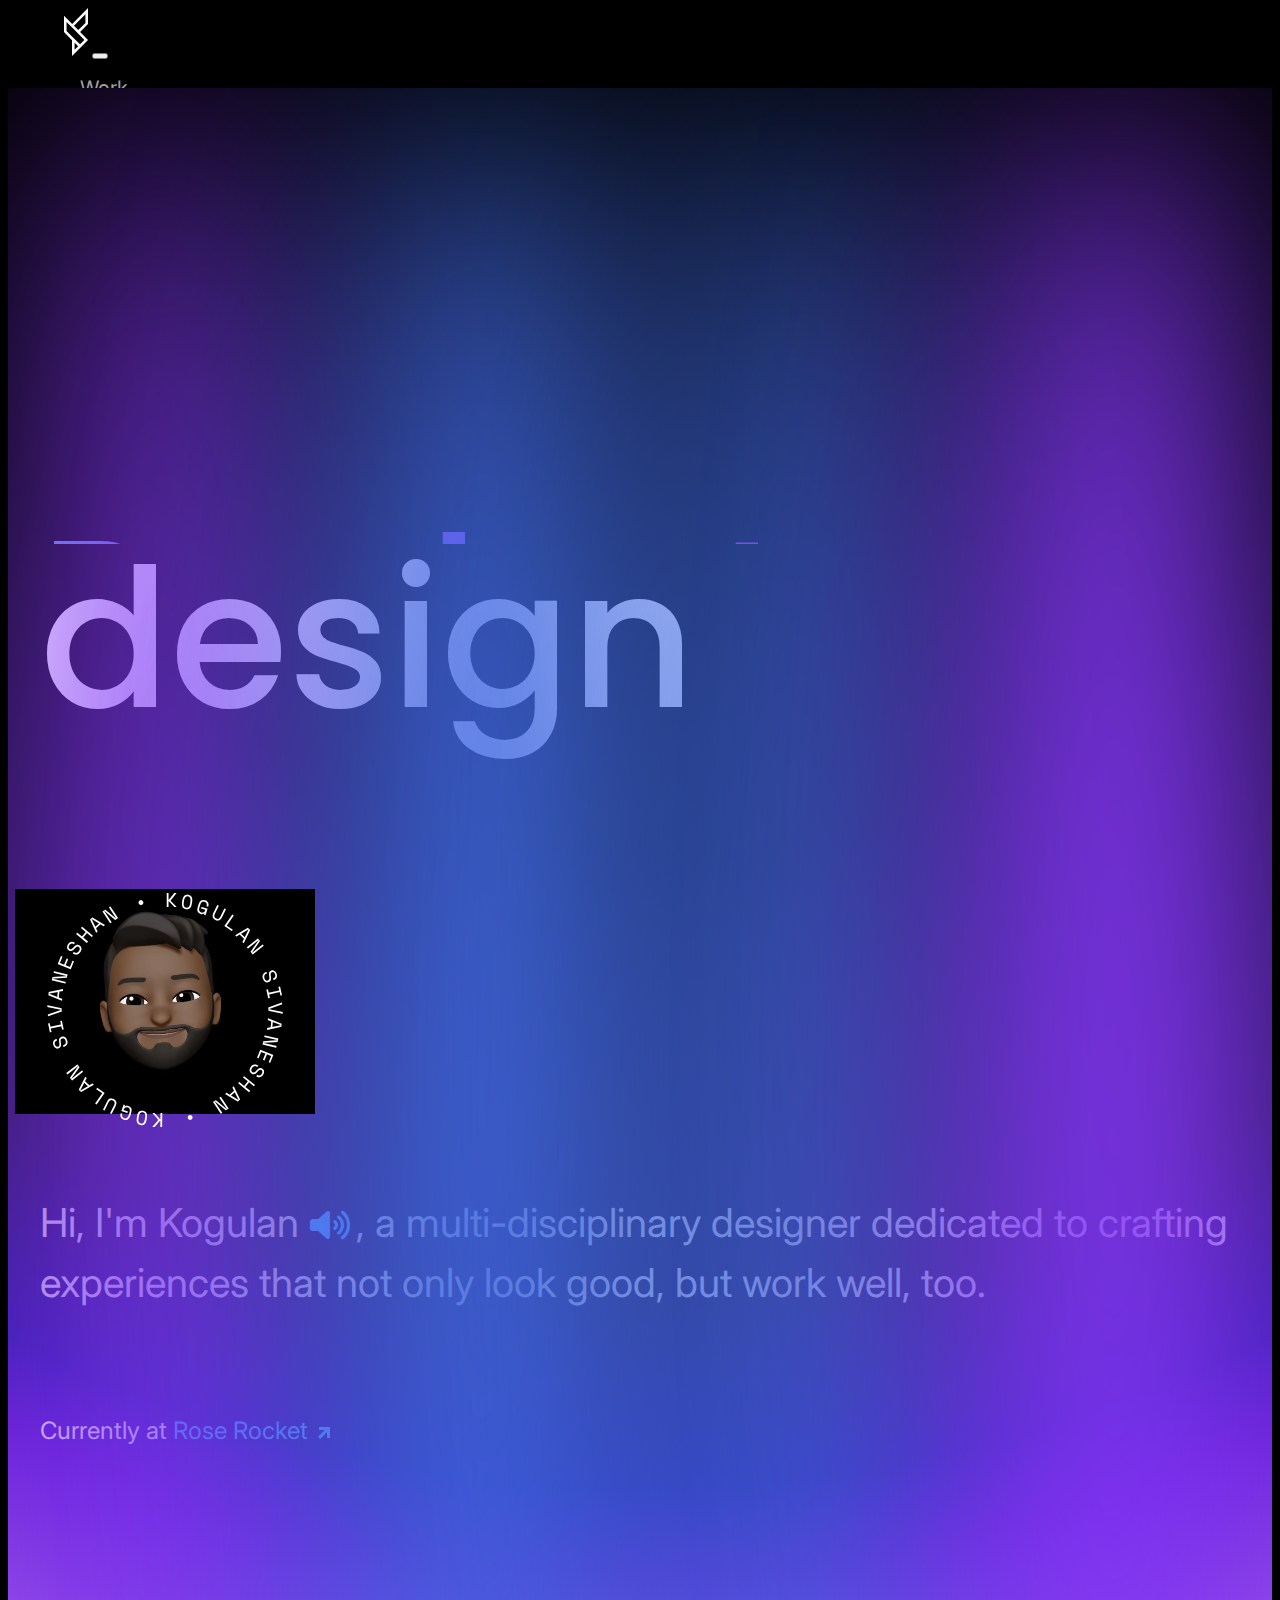
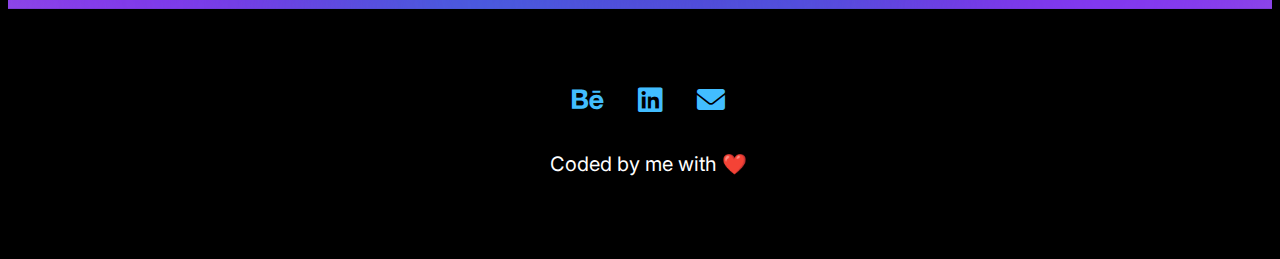
<file: index.html>
<!DOCTYPE html>
<html lang="en" dir="ltr">

<head>
  <title>Kogulan Sivaneshan</title>
  <!-- Favicons -->
  <link rel="shortcut icon" href="files/favicon/favicon.ico">
  <link rel="icon" sizes="16x16 32x32 64x64" href="files/favicon/favicon.ico">
  <link rel="icon" type="image/png" sizes="196x196" href="files/favicon/favicon-192.png">
  <link rel="icon" type="image/png" sizes="160x160" href="files/favicon/favicon-160.png">
  <link rel="icon" type="image/png" sizes="96x96" href="files/favicon/favicon-96.png">
  <link rel="icon" type="image/png" sizes="64x64" href="files/favicon/favicon-64.png">
  <link rel="icon" type="image/png" sizes="32x32" href="files/favicon/favicon-32.png">
  <link rel="icon" type="image/png" sizes="16x16" href="files/favicon/favicon-16.png">
  <link rel="apple-touch-icon" href="files/favicon/favicon-57.png">
  <link rel="apple-touch-icon" sizes="114x114" href="files/favicon/favicon-114.png">
  <link rel="apple-touch-icon" sizes="72x72" href="files/favicon/favicon-72.png">
  <link rel="apple-touch-icon" sizes="144x144" href="files/favicon/favicon-144.png">
  <link rel="apple-touch-icon" sizes="60x60" href="files/favicon/favicon-60.png">
  <link rel="apple-touch-icon" sizes="120x120" href="files/favicon/favicon-120.png">
  <link rel="apple-touch-icon" sizes="76x76" href="files/favicon/favicon-76.png">
  <link rel="apple-touch-icon" sizes="152x152" href="files/favicon/favicon-152.png">
  <link rel="apple-touch-icon" sizes="180x180" href="files/favicon/favicon-180.png">
  <meta name="msapplication-TileColor" content="#FFFFFF">
  <meta name="msapplication-TileImage" content="files/favicon/favicon-144.png">
  <meta name="msapplication-config" content="files/favicon/browserconfig.xml">
  <!-- Meta properties -->
  <meta charset="utf-8">
  <meta name="author" content="Kogulan Sivaneshan">
  <meta name="description" content="Hi, I'm Kogulan. A product designer with a background in life science dedicated to crafting memorable, research-based experiences.">
  <meta name="keywords" content="kogulan sivaneshan, designer, ui/ux, product design, portfolio, personal website, ubisoft, design, user experience">
  <meta property="og:title" content="Kogulan Sivaneshan | Portfolio">
  <meta property="og:description" content="Product designer based in Toronto.">
  <meta property="og:url" content="https://www.kogulan.ca/">
  <meta property="og:type" content="website">
  <meta property="og:image" content="https://www.kogulan.ca/files/og-image.jpg">
  <meta property="og:image:url" content="https://www.kogulan.ca/files/og-image.jpg">
  <meta name="theme-color" content="#000000" />
  <meta name="viewport" content="width=device-width, initial-scale=1">
  <!-- Bootstrap & Font Awesome -->
  <link rel="stylesheet" href="https://cdn.jsdelivr.net/npm/bootstrap@4.5.3/dist/css/bootstrap.min.css" integrity="sha384-TX8t27EcRE3e/ihU7zmQxVncDAy5uIKz4rEkgIXeMed4M0jlfIDPvg6uqKI2xXr2" crossorigin="anonymous">
  <link href="https://fonts.googleapis.com/css2?family=Poppins:ital,wght@0,100;0,200;0,300;0,400;0,500;0,600;0,700;0,800;0,900;1,100;1,200;1,300;1,400;1,500;1,600;1,700;1,800;1,900&display=swap" rel="stylesheet">
  <link href="https://fonts.googleapis.com/css2?family=Inter:ital,opsz,wght@0,14..32,100..900;1,14..32,100..900&family=Syne:wght@400..800&display=swap" rel="stylesheet">
  <link href="https://fonts.googleapis.com/css2?family=Space+Mono:ital,wght@0,400;0,700;1,400;1,700&display=swap" rel="stylesheet">
  <link rel="stylesheet" href="https://cdnjs.cloudflare.com/ajax/libs/font-awesome/6.0.0-beta3/css/all.min.css">
  <!-- Extras -->
  <link rel="stylesheet" href="https://cdnjs.cloudflare.com/ajax/libs/animate.css/4.1.1/animate.min.css" />
  <link href="./css/main.css" rel="stylesheet">
</head>

<body class="bg-home index" data-spy="scroll" data-target="#scrollHighlight" data-offset="230">

  <!-- Main Navigation -->
  <nav class="fixed-top navbar-expand-md navbar-default py-3 d-flex align-items-center" id="mainNav" aria-label="Main">
    <a class="navbar-brand" href="./index.html">
      <img class="logo" src="./files/logo.svg" alt="Kogulan Sivaneshan">
    </a>
    <button class="navbar-toggler ml-auto" type="button" data-toggle="collapse" data-target="#navbarSupportedContent" aria-controls="navbarSupportedContent" aria-expanded="false" aria-label="Toggle navigation">
      <span class="navbar-toggler-icon"></span>
    </button>

    <div class="collapse navbar-collapse" id="navbarSupportedContent">
      <ul class="navbar-nav ml-auto">
        <li class="nav-item px-2">
          <a class="nav-link" aria-current="page" href="./work-protected.html">Work</a>
        </li>
        <li class="nav-item px-2">
          <a class="nav-link" href="./about.html">About</a>
        </li>
      </ul>
    </div>
  </nav>

  <!--Main Content-->
  <main id="home">
    <div class="hero-bg">
      <div class="container welcome-home">

        <!--Welcome-->
        <div class="absolute bg-shape">
          <div class="bg-shape1 bg-blur"></div>
          <div class="bg-shape2 bg-blur">  </div>
          <div class="bg-shape3 bg-blur"></div>
          <div class="bg-shape4 bg-blur"></div>
        </div>

        <div class="row">
          <div class="d-flex col-md-9 me-auto align-content-center">
            <h1 id="scrollUpTitle" class="animate__animated animate__fadeInUp" tabindex="-1">
              <div class="rotateWords">
                <ol>
                  <li><span>Product</span></li>
                  <li><span>Digital</span></li>
                  <li><span>Visual</span></li>
                  <li><span>UI/UX</span></li>
                </ol>
              </div>design
            </h1>
          </div>
<div class="d-flex col-md-auto align-items-sm-top ms-5">
  <div class="circle">
    <video class="memoji" autoplay muted loop playsinline style="width: 300px; height: auto;">
      <source src="./files/memoji.webm" type="video/webm">
      Your browser does not support the video tag.
    </video>
    <div class="text">
      <p>KOGULAN SIVANESHAN • KOGULAN SIVANESHAN • </p>
    </div>
  </div>
</div>
          <script>
            const text = document.querySelector('.text p');
            text.innerHTML = text.innerText.split("").map(
              (char, i) => `<span style="transform:rotate(${i * 8.6}deg)">${char}</span>`
              ).join("")
            </script>
          </div>
          <br role="presentation">
          <div class="spacer animate__animated animate__fadeInUp">
            <div>
              <p class="hero-subheader">Hi, I'm Kogulan<button class="pronunciation" onclick="play()" aria-label="name pronunciation"><span class="fas fa-volume-up"  data-toggle="tooltip" data-placement="top" title="Pronunciation"></span><audio id="audio" src="./files/pronunciation.mp3"></audio></button>, a multi-disciplinary designer dedicated to crafting experiences that not only look good, but work well, too.
              </p></div>
              <br role="presentation"><br role="presentation">
              <p class="default-subheader">Currently at  <a class="external-link" href="https://www.roserocket.com/" target=”_blank” aria-label="Learn more about Rose Rocket">Rose Rocket
                <svg class="external-link-icon" width="12" height="12" viewBox="0 0 12 12">
                  <path class="st0" d="M1.1,10.9l9.7-9.7"/>
                  <path class="st0" d="M1,1.5h9.5V11"/>
                </svg></a>
              </p>
            </div>
          </div>
        </div>

        <button onclick="topFunction()" id="scrollToTop" class="scrollbtn" tabindex="0" aria-label="scroll to top"><span class="fa fa-chevron-up"></span><span class="scrollbtn-text">Scroll to top</span></button>
      </main>

      <!--Footer-->
      <footer class="footer">
        <div class="footer-icons">
            <a href="https://www.behance.net/sivaneshan" target="_blank" aria-label="Behance">
              <i class="fab fa-behance footer-fa"></i>
            </a>
            <a href="https://www.linkedin.com/in/kogulansivaneshan" target="_blank" aria-label="LinkedIn">
              <i class="fab fa-linkedin footer-fa"></i>
            </a>
            <a href="mailto:kogulan.sivaneshan@gmail.com" aria-label="Email">
              <i class="fas fa-envelope footer-fa"></i>
            </a>
            </div>
        <p>Coded by me with 
          <span class="tooltip-container wiggle"><span class="glow">❤️</span> 
          <span class="tooltip-text">And lots of ☕
          </span>
        </span>
      </p>
    </footer>

    <!-- Scripts -->
    <script src="https://code.jquery.com/jquery-3.5.1.slim.min.js" integrity="sha384-DfXdz2htPH0lsSSs5nCTpuj/zy4C+OGpamoFVy38MVBnE+IbbVYUew+OrCXaRkfj" crossorigin="anonymous"></script>
    <script src="https://cdn.jsdelivr.net/npm/bootstrap@4.5.3/dist/js/bootstrap.bundle.min.js" integrity="sha384-ho+j7jyWK8fNQe+A12Hb8AhRq26LrZ/JpcUGGOn+Y7RsweNrtN/tE3MoK7ZeZDyx" crossorigin="anonymous"></script>
    <script src="./js/script.js"></script>

  </body>
  </html>
</file>
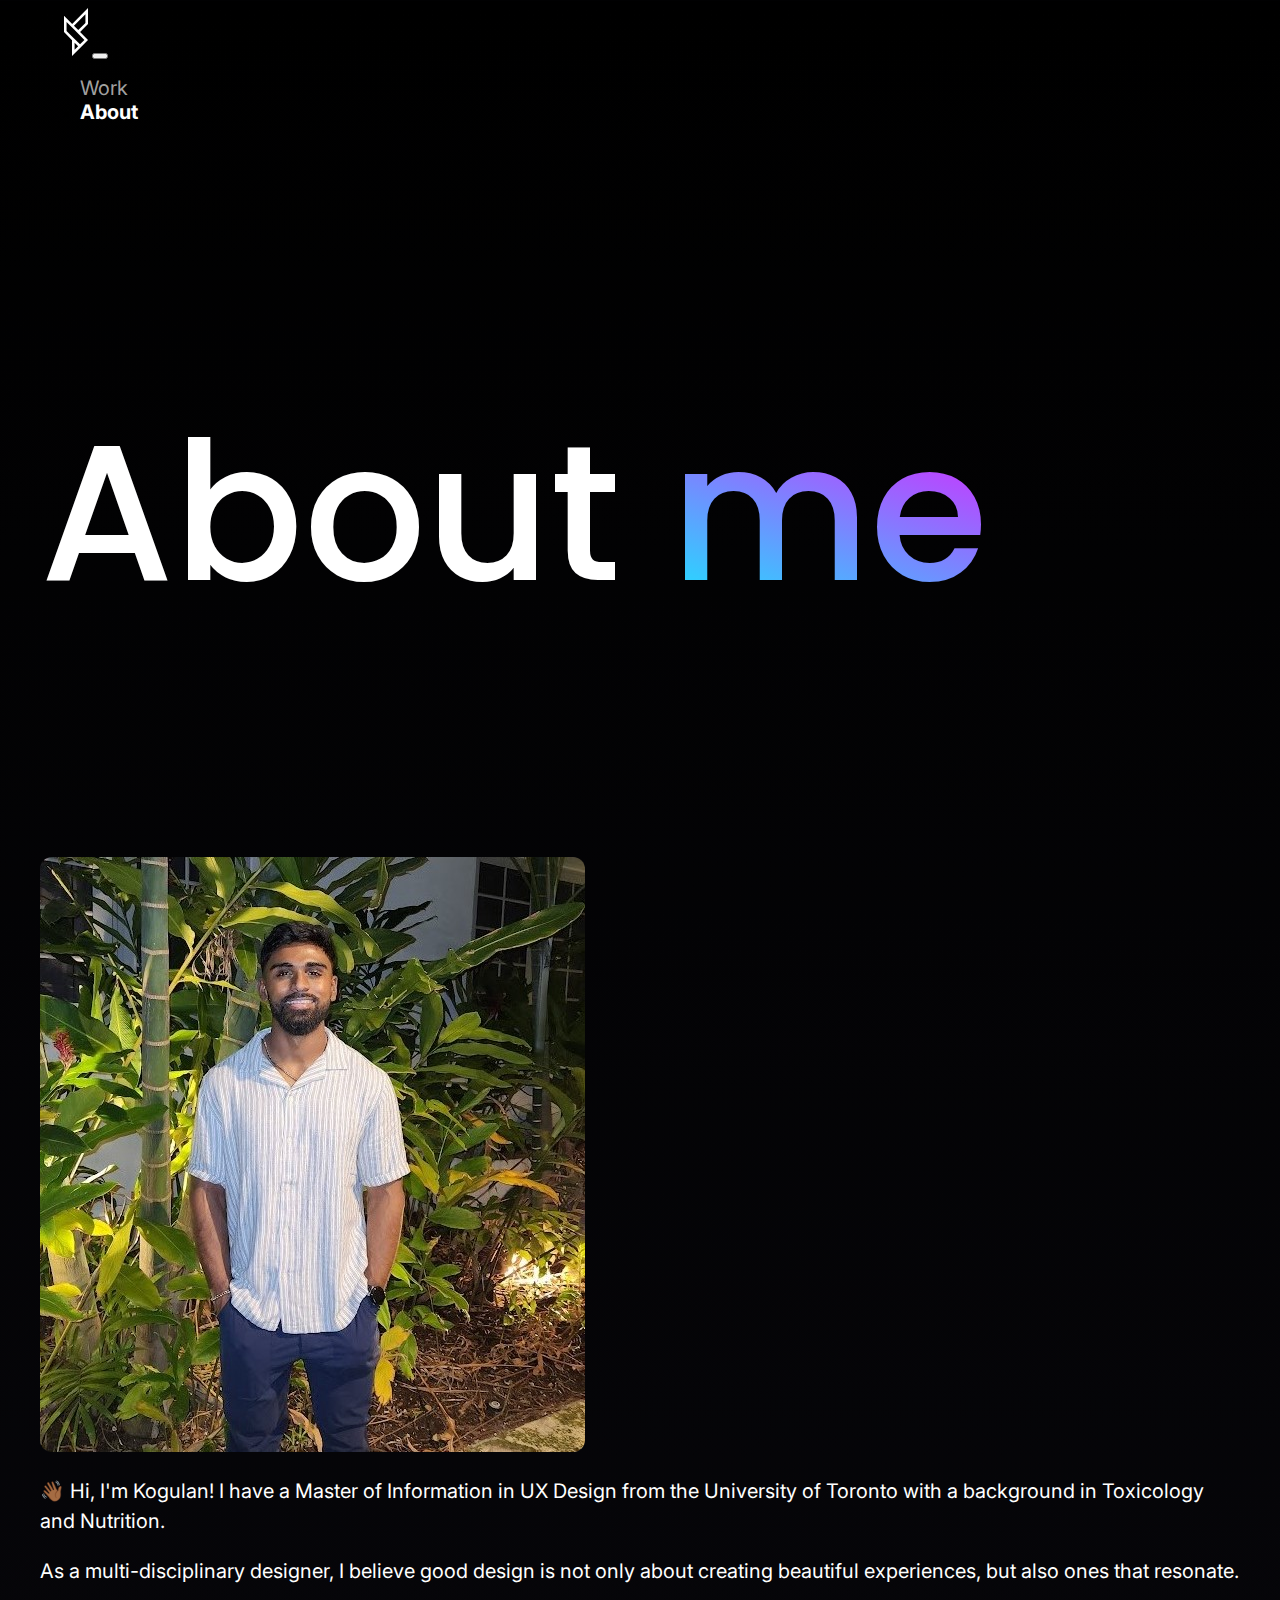
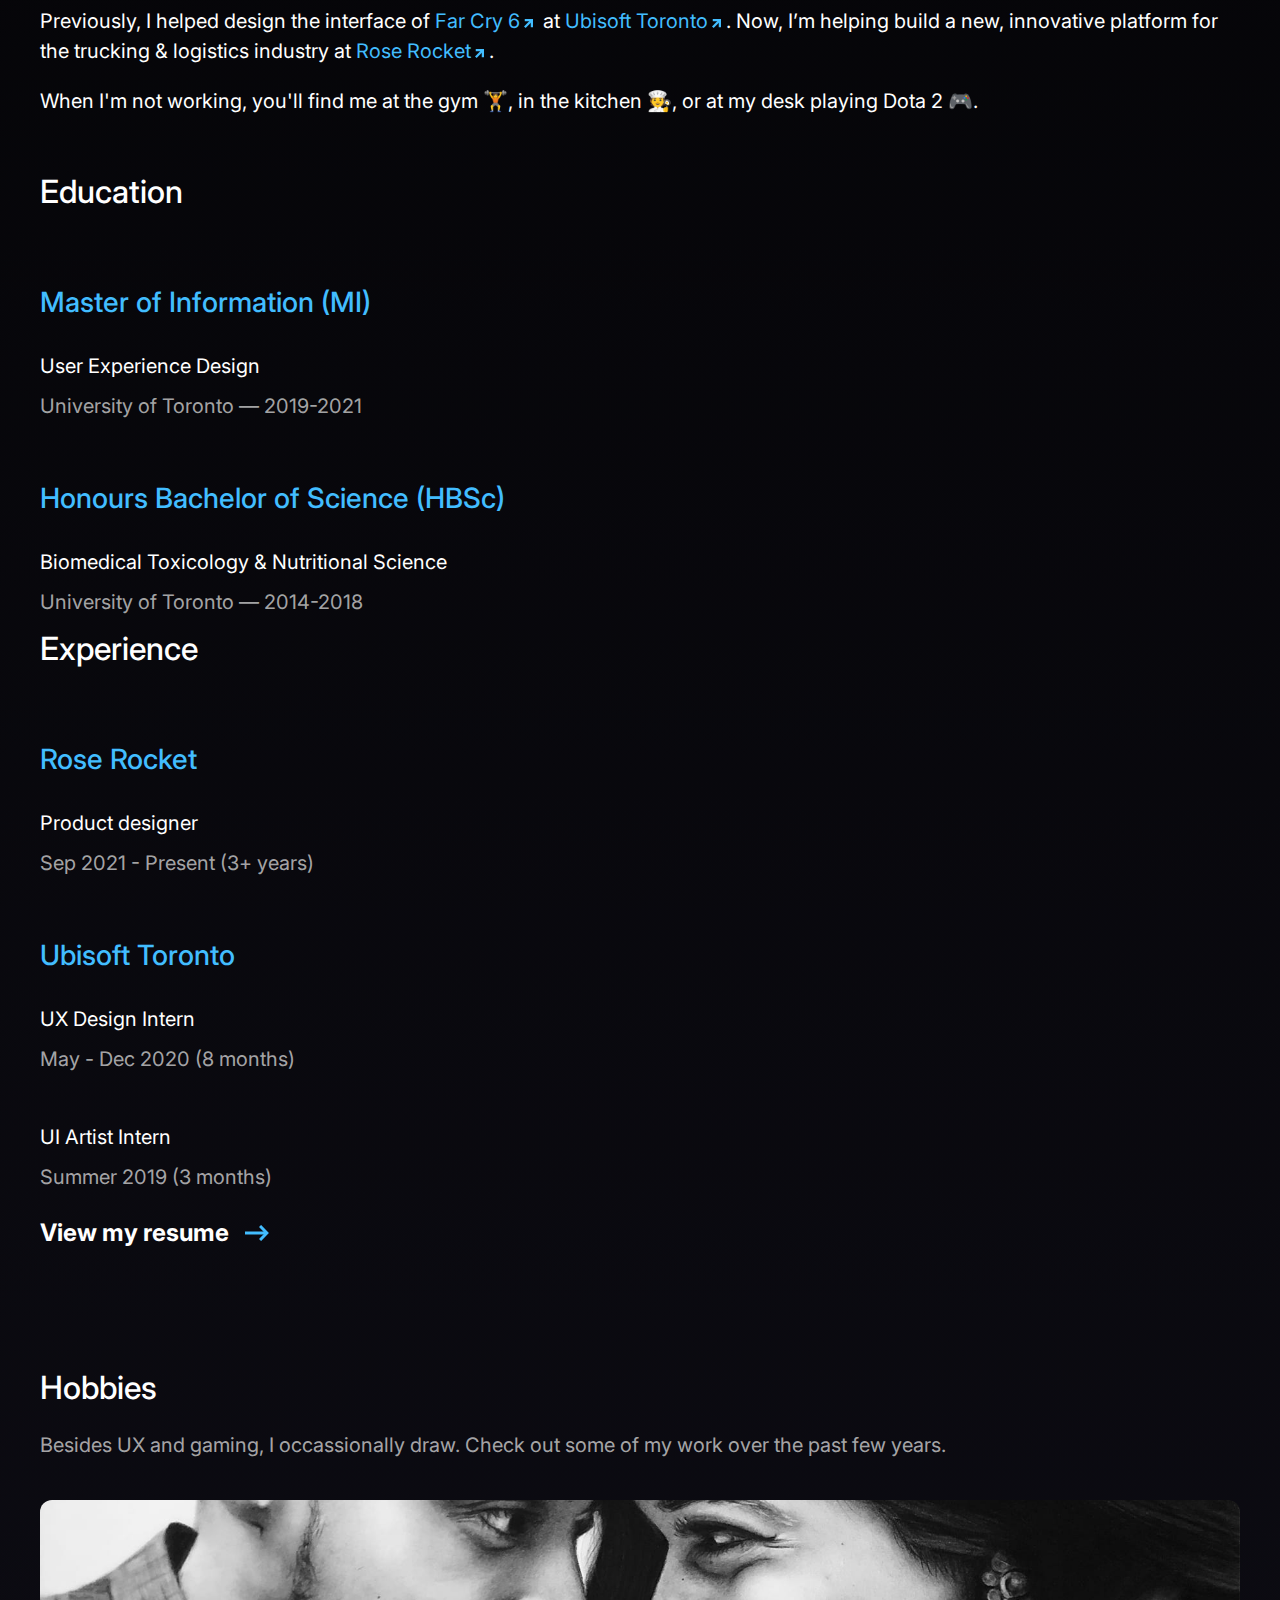
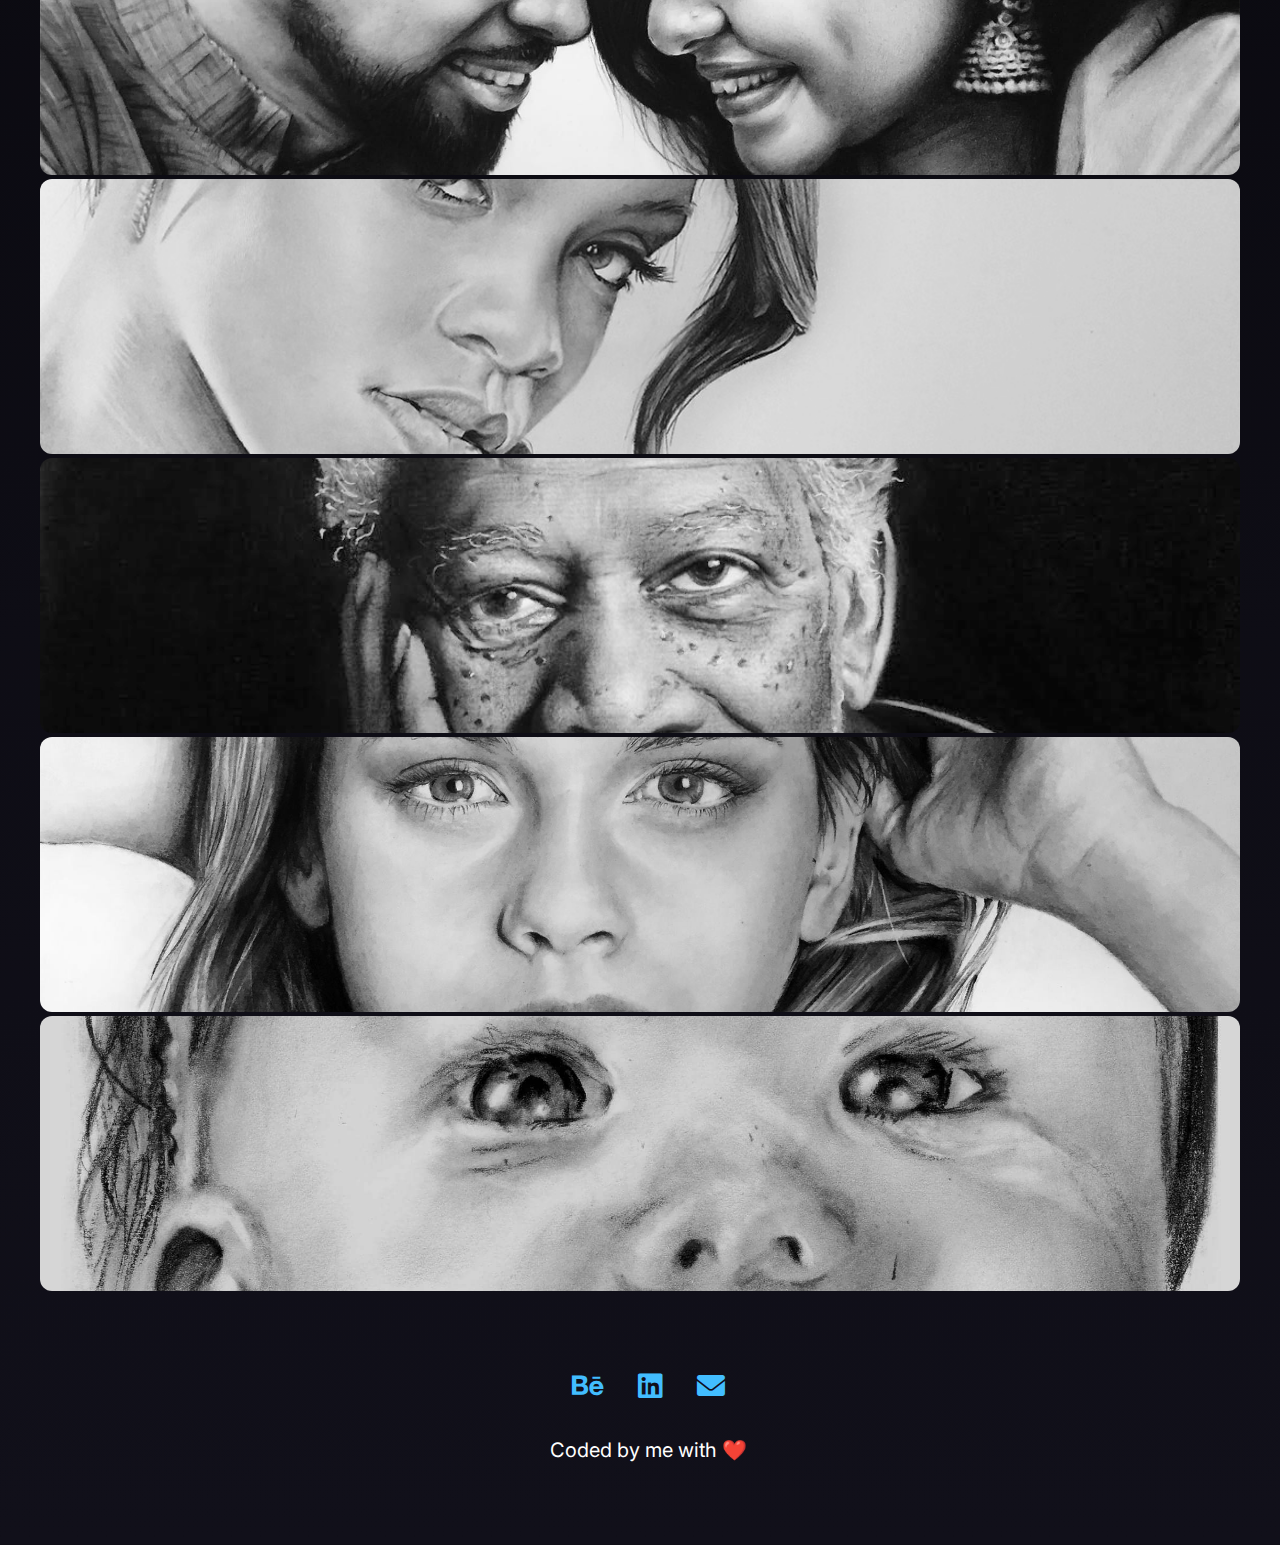
<file: about.html>
<!DOCTYPE html>
<html lang="en" dir="ltr">

<head>
  <title>About me - Kogulan Sivaneshan</title>
  <!-- Favicons -->
  <link rel="shortcut icon" href="files/favicon/favicon.ico">
  <link rel="icon" sizes="16x16 32x32 64x64" href="files/favicon/favicon.ico">
  <link rel="icon" type="image/png" sizes="196x196" href="files/favicon/favicon-192.png">
  <link rel="icon" type="image/png" sizes="160x160" href="files/favicon/favicon-160.png">
  <link rel="icon" type="image/png" sizes="96x96" href="files/favicon/favicon-96.png">
  <link rel="icon" type="image/png" sizes="64x64" href="files/favicon/favicon-64.png">
  <link rel="icon" type="image/png" sizes="32x32" href="files/favicon/favicon-32.png">
  <link rel="icon" type="image/png" sizes="16x16" href="files/favicon/favicon-16.png">
  <link rel="apple-touch-icon" href="files/favicon/favicon-57.png">
  <link rel="apple-touch-icon" sizes="114x114" href="files/favicon/favicon-114.png">
  <link rel="apple-touch-icon" sizes="72x72" href="files/favicon/favicon-72.png">
  <link rel="apple-touch-icon" sizes="144x144" href="files/favicon/favicon-144.png">
  <link rel="apple-touch-icon" sizes="60x60" href="files/favicon/favicon-60.png">
  <link rel="apple-touch-icon" sizes="120x120" href="files/favicon/favicon-120.png">
  <link rel="apple-touch-icon" sizes="76x76" href="files/favicon/favicon-76.png">
  <link rel="apple-touch-icon" sizes="152x152" href="files/favicon/favicon-152.png">
  <link rel="apple-touch-icon" sizes="180x180" href="files/favicon/favicon-180.png">
  <meta name="msapplication-TileColor" content="#FFFFFF">
  <meta name="msapplication-TileImage" content="files/favicon/favicon-144.png">
  <meta name="msapplication-config" content="files/favicon/browserconfig.xml">
  <!-- Meta properties -->
  <meta charset="utf-8">
  <meta name="author" content="Kogulan Sivaneshan">
  <meta name="description" content="Hi, I'm Kogulan. A product designer with a background in life science dedicated to crafting memorable, research-based experiences.">
  <meta name="keywords" content="kogulan sivaneshan, designer, ui/ux, product design, portfolio, personal website, ubisoft, design, user experience">
  <meta property="og:title" content="Kogulan Sivaneshan | Portfolio">
  <meta property="og:description" content="Product designer based in Toronto.">
  <meta property="og:url" content="https://www.kogulan.ca/">
  <meta property="og:type" content="website">
  <meta property="og:image" content="https://www.kogulan.ca/files/og-image.jpg">
  <meta property="og:image:url" content="https://www.kogulan.ca/files/og-image.jpg">
  <meta name="theme-color" content="#000000" />
  <meta name="viewport" content="width=device-width, initial-scale=1">
  <!-- Bootstrap & Font Awesome -->
<link rel="stylesheet" href="https://cdn.jsdelivr.net/npm/bootstrap@4.5.3/dist/css/bootstrap.min.css" integrity="sha384-TX8t27EcRE3e/ihU7zmQxVncDAy5uIKz4rEkgIXeMed4M0jlfIDPvg6uqKI2xXr2" crossorigin="anonymous">
<link href="https://fonts.googleapis.com/css2?family=Poppins:ital,wght@0,100;0,200;0,300;0,400;0,500;0,600;0,700;0,800;0,900;1,100;1,200;1,300;1,400;1,500;1,600;1,700;1,800;1,900&display=swap" rel="stylesheet">
  <link href="https://fonts.googleapis.com/css2?family=Inter:ital,opsz,wght@0,14..32,100..900;1,14..32,100..900&family=Syne:wght@400..800&display=swap" rel="stylesheet">
  <link rel="stylesheet" href="https://cdnjs.cloudflare.com/ajax/libs/font-awesome/6.0.0-beta3/css/all.min.css">
  <!-- Extras -->
  <link rel="stylesheet" href="https://cdnjs.cloudflare.com/ajax/libs/animate.css/4.1.1/animate.min.css" />
    <link rel="stylesheet" type="text/css" href="./css/jquery.fancybox.css">
  <link href="./css/main.css" rel="stylesheet" id="dark-stylesheet">
</head>

<body class="bg about">

  <!-- Main Navigation -->
  <nav class="fixed-top navbar-expand-md navbar-default py-3 d-flex align-items-center" id="mainNav" aria-label="Main">
    <a class="navbar-brand" href="./index.html">
        <img class="logo" src="./files/logo.svg" alt="Kogulan Sivaneshan">
    </a>
    <button class="navbar-toggler ml-auto" type="button" data-toggle="collapse" data-target="#navbarSupportedContent" aria-controls="navbarSupportedContent" aria-expanded="false" aria-label="Toggle navigation">
        <span class="navbar-toggler-icon"></span>
    </button>

    <div class="collapse navbar-collapse" id="navbarSupportedContent">
        <ul class="navbar-nav ml-auto">
            <li class="nav-item px-2">
                <a class="nav-link" aria-current="page" href="./work-protected.html">Work</a>
            </li>
            <li class="nav-item px-2 active">
                <a class="nav-link" href="./about.html">About</a>
            </li>
        </ul>
    </div>
</nav>


  <main id="main-content">
    <div class="container">
      <div class="welcome-other">
        <h1 class="animate__animated animate__fadeInUp">About&nbsp;<span class="content-gradient">me</span></h1>
      </div>
      <div class="row">
        <div class="col-md-6 mb-5 animate__animated animate__fadeInUp">
          <img class="img-fluid img shadow" src="./files/kogulan.jpg" alt="">
        </div>
        <div class="col-md-6 mb-5 animate__animated animate__fadeInUp">
          <p>👋🏾 Hi, I'm Kogulan! I have a Master of Information in UX Design from the University of Toronto with a background in Toxicology and Nutrition.</p>
          <p>As a multi-disciplinary designer, I believe good design is not only about creating beautiful experiences, but also ones that resonate.</p>
          <p>Previously, I helped design the interface of <a class="external-link" href="https://www.ubisoft.com/en-ca/game/far-cry/far-cry-6">Far Cry 6<svg class="external-link-icon" width="9" height="9" viewBox="0 0 12 12"><path class="st0" d="M1.1,10.9l9.7-9.7"/><path class="st0" d="M1,1.5h9.5V11"/></svg></a>&nbsp; at <a class="external-link" href="https://www.ubisoft.com/en-ca/game/far-cry/far-cry-6">Ubisoft Toronto<svg class="external-link-icon" width="9" height="9" viewBox="0 0 12 12"><path class="st0" d="M1.1,10.9l9.7-9.7"/><path class="st0" d="M1,1.5h9.5V11"/></svg></a>&nbsp;. Now, I’m helping build a new, innovative platform for the trucking & logistics industry at <a class="external-link" href="https://www.ubisoft.com/en-ca/game/far-cry/far-cry-6">Rose Rocket<svg class="external-link-icon" width="9" height="9" viewBox="0 0 12 12"><path class="st0" d="M1.1,10.9l9.7-9.7"/><path class="st0" d="M1,1.5h9.5V11"/></svg></a>&nbsp;.</p> <p>When I'm not working, you'll find me at the gym 🏋️, in the kitchen 🧑‍🍳, or at my desk playing Dota 2 🎮.</p>
        </div>
      </div>
    </div>
    <div class="spacer"></div>
    <section>
      <div class="container">
        <div class="row">
          <div class="col-md-6 mb-5">
            <h2>Education</h2><br role="presentation">
            <div>
              <h3 class="content-highlight">Master of Information (MI)</h3>
              <p>User Experience Design</p>
              <p class="p2 content-weaker">University of Toronto — 2019-2021</p><br role="presentation">
            </div>
            <div>
              <h3 class="content-highlight">Honours Bachelor of Science (HBSc)</h3>
              <p>Biomedical Toxicology & Nutritional Science</p>
              <p class="p2 content-weaker">University of Toronto — 2014-2018</p>
            </div>
          </div>
          <div class="col-md-6 mb-5">
            <h2>Experience</h2><br role="presentation">
            <div>
              <h3 class="content-highlight">Rose Rocket</h3>
              <p>Product designer</p>
              <p class="p2 content-weaker">Sep 2021 - Present (3+ years)</p>
            </div>
            <div><br role="presentation">
              <h3 class="content-highlight">Ubisoft Toronto</h3>
              <p>UX Design Intern</p>
              <p class="p2 content-weaker">May - Dec 2020 (8 months)</p><br role="presentation">
              <p>UI Artist Intern</p>
              <p class="p2 content-weaker">Summer 2019 (3 months)</p>
            </div>
          </div>
        </div>
        <h3><a class="strong-link" target="_blank" href="./files/KogulanSivaneshan_Resume.pdf">View my resume<img src="files/arrow.svg" alt="" class="card-link-arrow" width="24"><a/></h3>
      </div>
    </section>
    <section>
      <div class="container">
        <div class="spacer-medium"></div>
        <h2 id="drawings">Hobbies</h2>
        <p class="content-weaker">Besides UX and gaming, I occassionally draw. Check out some of my work over the past few years.</p><br role="presentation">
      <div class="row">
        <div class="col-md-3 mb-4">
          <a data-toggle="tooltip" title="Click to expand" href="./files/drawings/drawing1.jpg" data-fancybox="drawing" data-caption="20 hrs, Charcoal & Graphite, 11x14 (2019)"><img class="img-fluid img-portfolio" src="./files/drawings/drawing1.jpg" alt="Pencil drawing of a couple"></a>
        </div>
        <div class="col-md-3 mb-4">
          <a data-toggle="tooltip" title="Click to expand" href="./files/drawings/drawing2.jpg" data-fancybox="drawing" data-caption="<b>Rihanna</b><br/>12 hrs, Charcoal & Graphite, 11x14 (2017)"><img class="img-fluid img-portfolio" src="./files/drawings/drawing2.jpg" alt="Pencil drawing of Rihanna"></a>
        </div>
        <div class="col-md-3 mb-4">
          <a data-toggle="tooltip" title="Click to expand" href="./files/drawings/drawing3.jpg" data-fancybox="drawing" data-caption="<b>Morgan Freeman</b><br/>12 hrs, Uniball pen & Charcoal, 8.5x11 (2016)"><img class="img-fluid img-portfolio" src="./files/drawings/drawing3.jpg" alt="Pencil drawing of Morgan Freeman"></a>
        </div>
        <div class="col-md-3 mb-4">
          <a data-toggle="tooltip" title="Click to expand" href="./files/drawings/drawing4.jpg" data-fancybox="drawing" data-caption="<b>Emma Watson</b><br/>9 hrs, Charcoal & Graphite, 11x14 (2015)"><img class="img-fluid img-portfolio" src="./files/drawings/drawing4.jpg" alt="Pencil drawing of Emma Watson"></a>
        </div>
        <div class="col-md-3 mb-4">
          <a data-toggle="tooltip" title="Click to expand" href="./files/drawings/drawing5.jpg" data-fancybox="drawing" data-caption="3 hrs, Charcoal & Graphite, 8.5x11 (2014)"><img class="img-fluid img-portfolio" src="./files/drawings/drawing5.jpg" alt="Pencil drawing of a baby"></a>
        </div>
      </div>
    </div>
  </section>
  <div class="spacer-large"></div>
    <button onclick="topFunction()" id="scrollToTop" class="scrollbtn" tabindex="0" aria-label="scroll to top"><span class="fa fa-chevron-up"></span><span class="scrollbtn-text">Scroll to top</span></button>
  </main>

  <!--Footer-->
      <footer class="footer">
        <div class="footer-icons">
            <a href="https://www.behance.net/sivaneshan" target="_blank" aria-label="Behance">
              <i class="fab fa-behance footer-fa"></i>
            </a>
            <a href="https://www.linkedin.com/in/kogulansivaneshan" target="_blank" aria-label="LinkedIn">
              <i class="fab fa-linkedin footer-fa"></i>
            </a>
            <a href="mailto:kogulan.sivaneshan@gmail.com" aria-label="Email">
              <i class="fas fa-envelope footer-fa"></i>
            </a>
            </div>
        <p>Coded by me with 
          <span class="tooltip-container wiggle"><span class="glow">❤️</span> 
          <span class="tooltip-text">And lots of ☕
          </span>
        </span>
      </p>
    </footer>


    <!-- Scripts -->
    <script src="https://code.jquery.com/jquery-3.5.1.slim.min.js" integrity="sha384-DfXdz2htPH0lsSSs5nCTpuj/zy4C+OGpamoFVy38MVBnE+IbbVYUew+OrCXaRkfj" crossorigin="anonymous"></script>
<script src="https://cdn.jsdelivr.net/npm/bootstrap@4.5.3/dist/js/bootstrap.bundle.min.js" integrity="sha384-ho+j7jyWK8fNQe+A12Hb8AhRq26LrZ/JpcUGGOn+Y7RsweNrtN/tE3MoK7ZeZDyx" crossorigin="anonymous"></script>
      <script src="./js/script.js"></script>
      <script src="./js/jquery.fancybox.js"></script>
  </body>

</html>
</file>
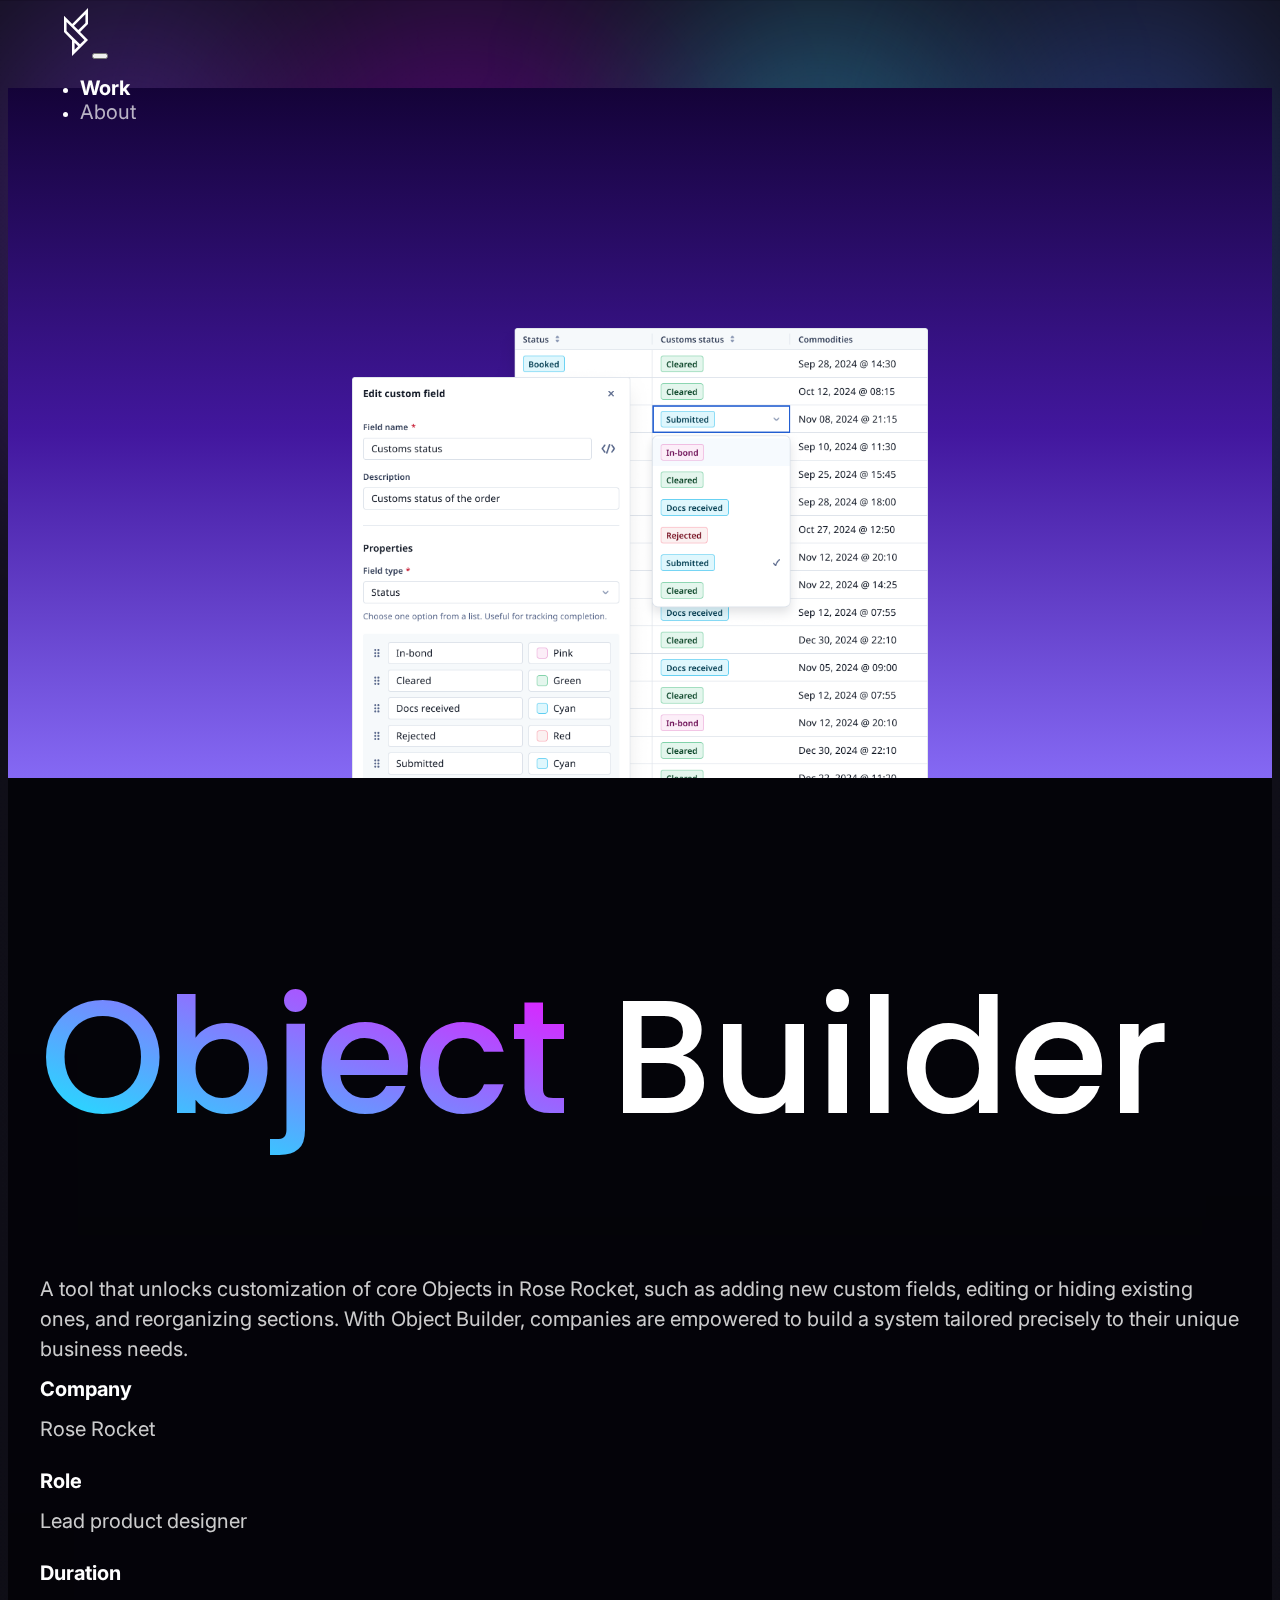
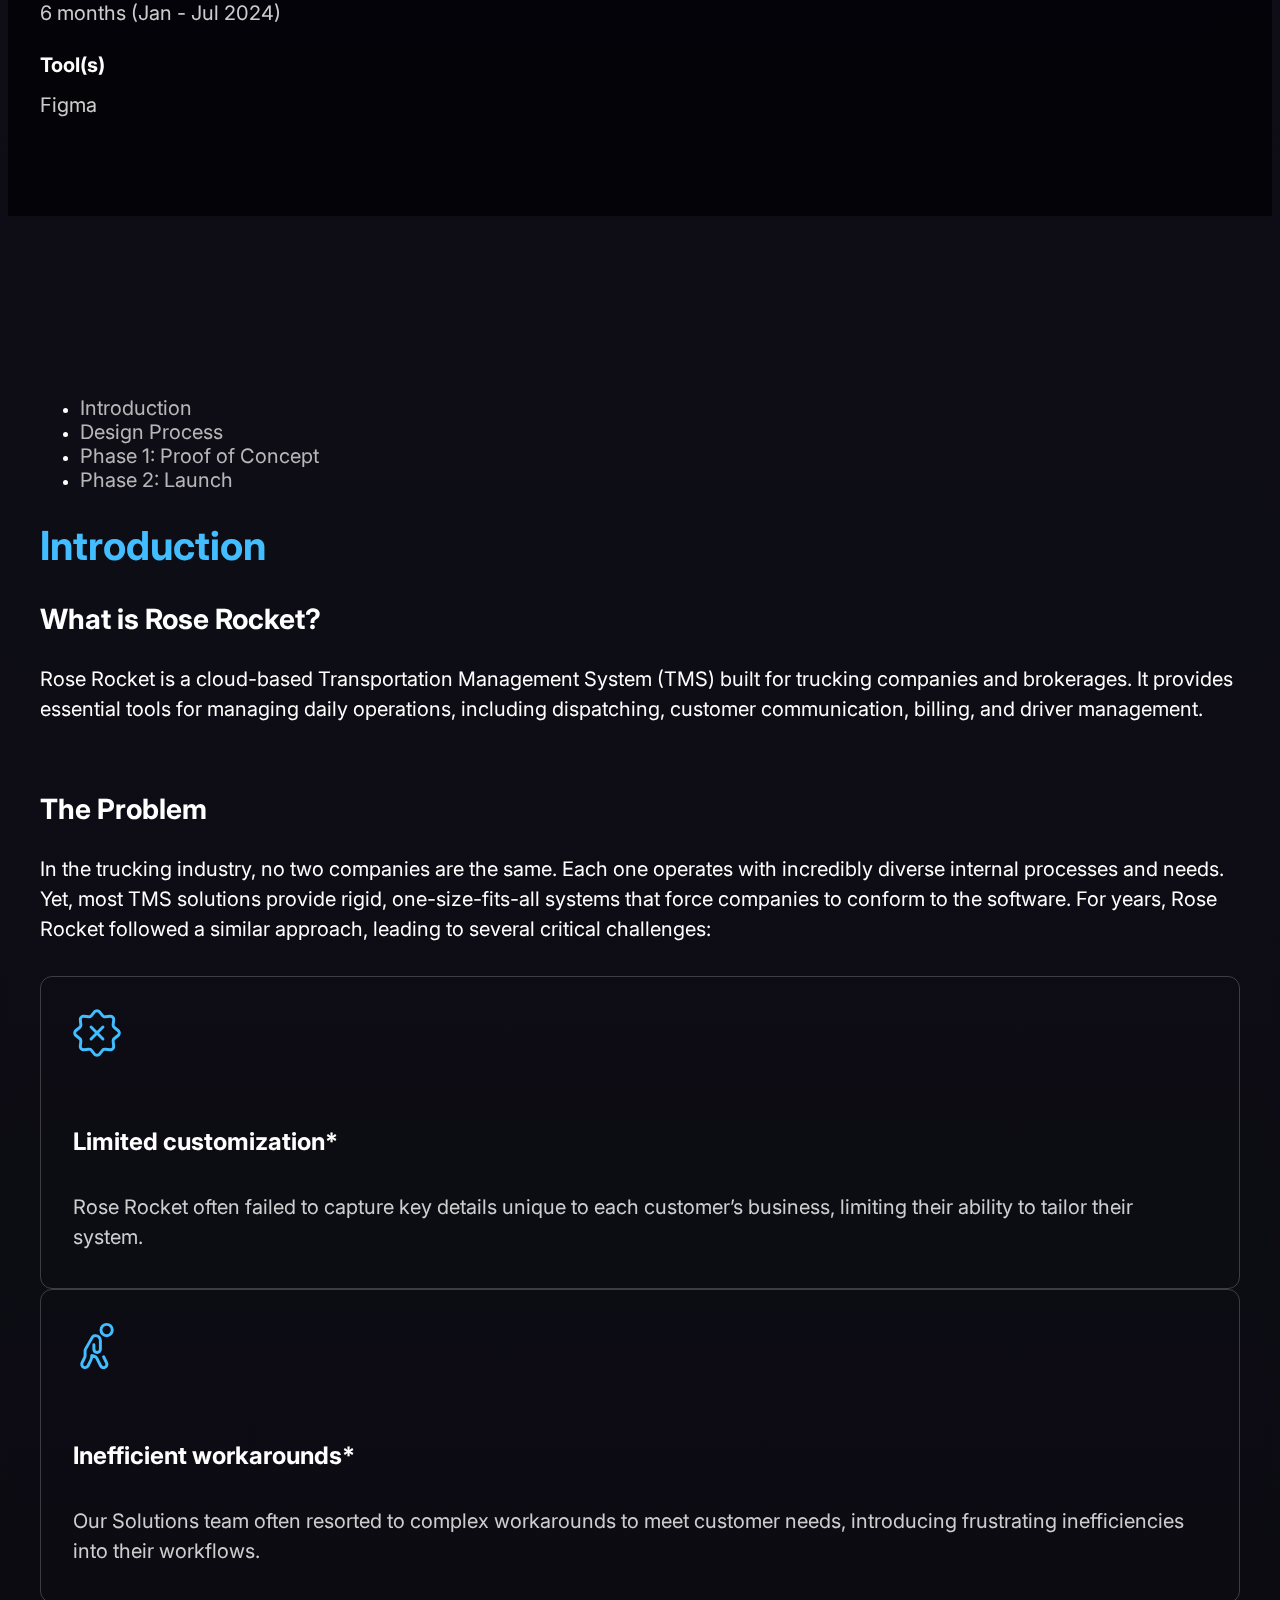
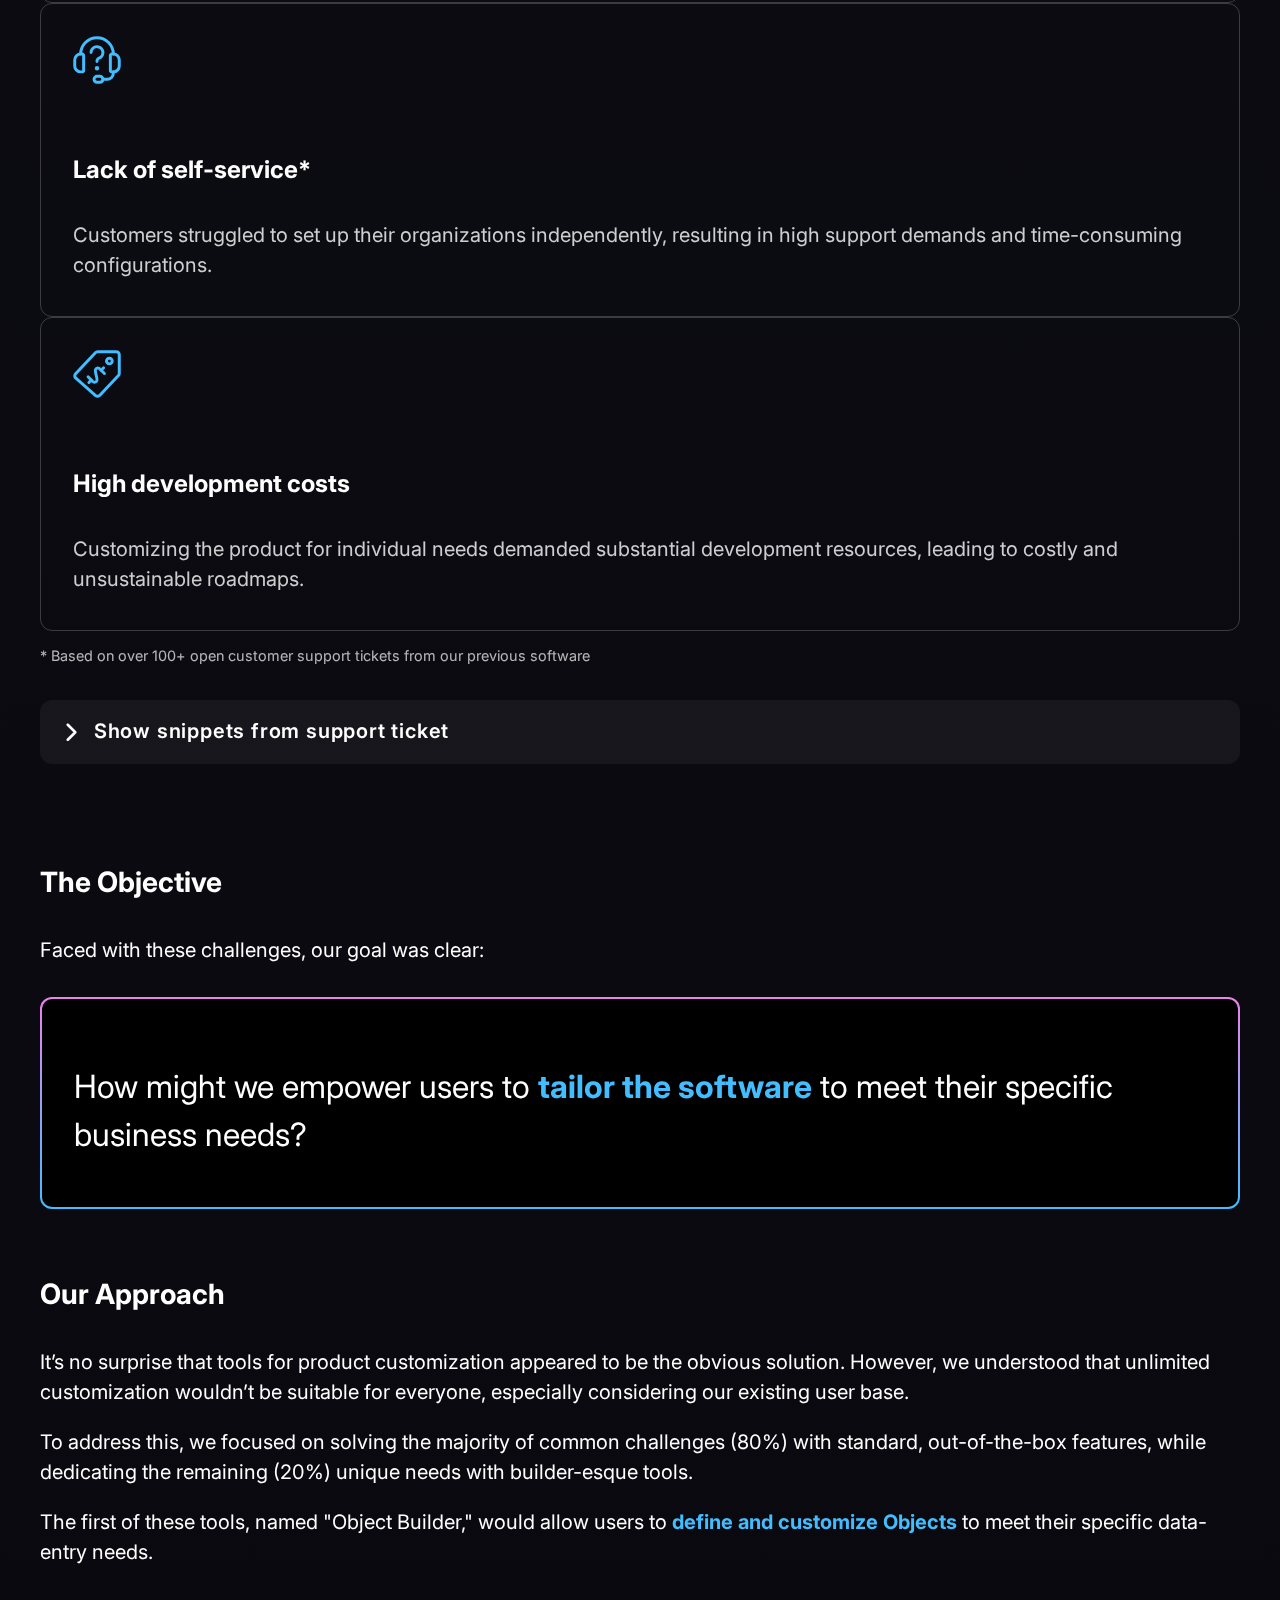
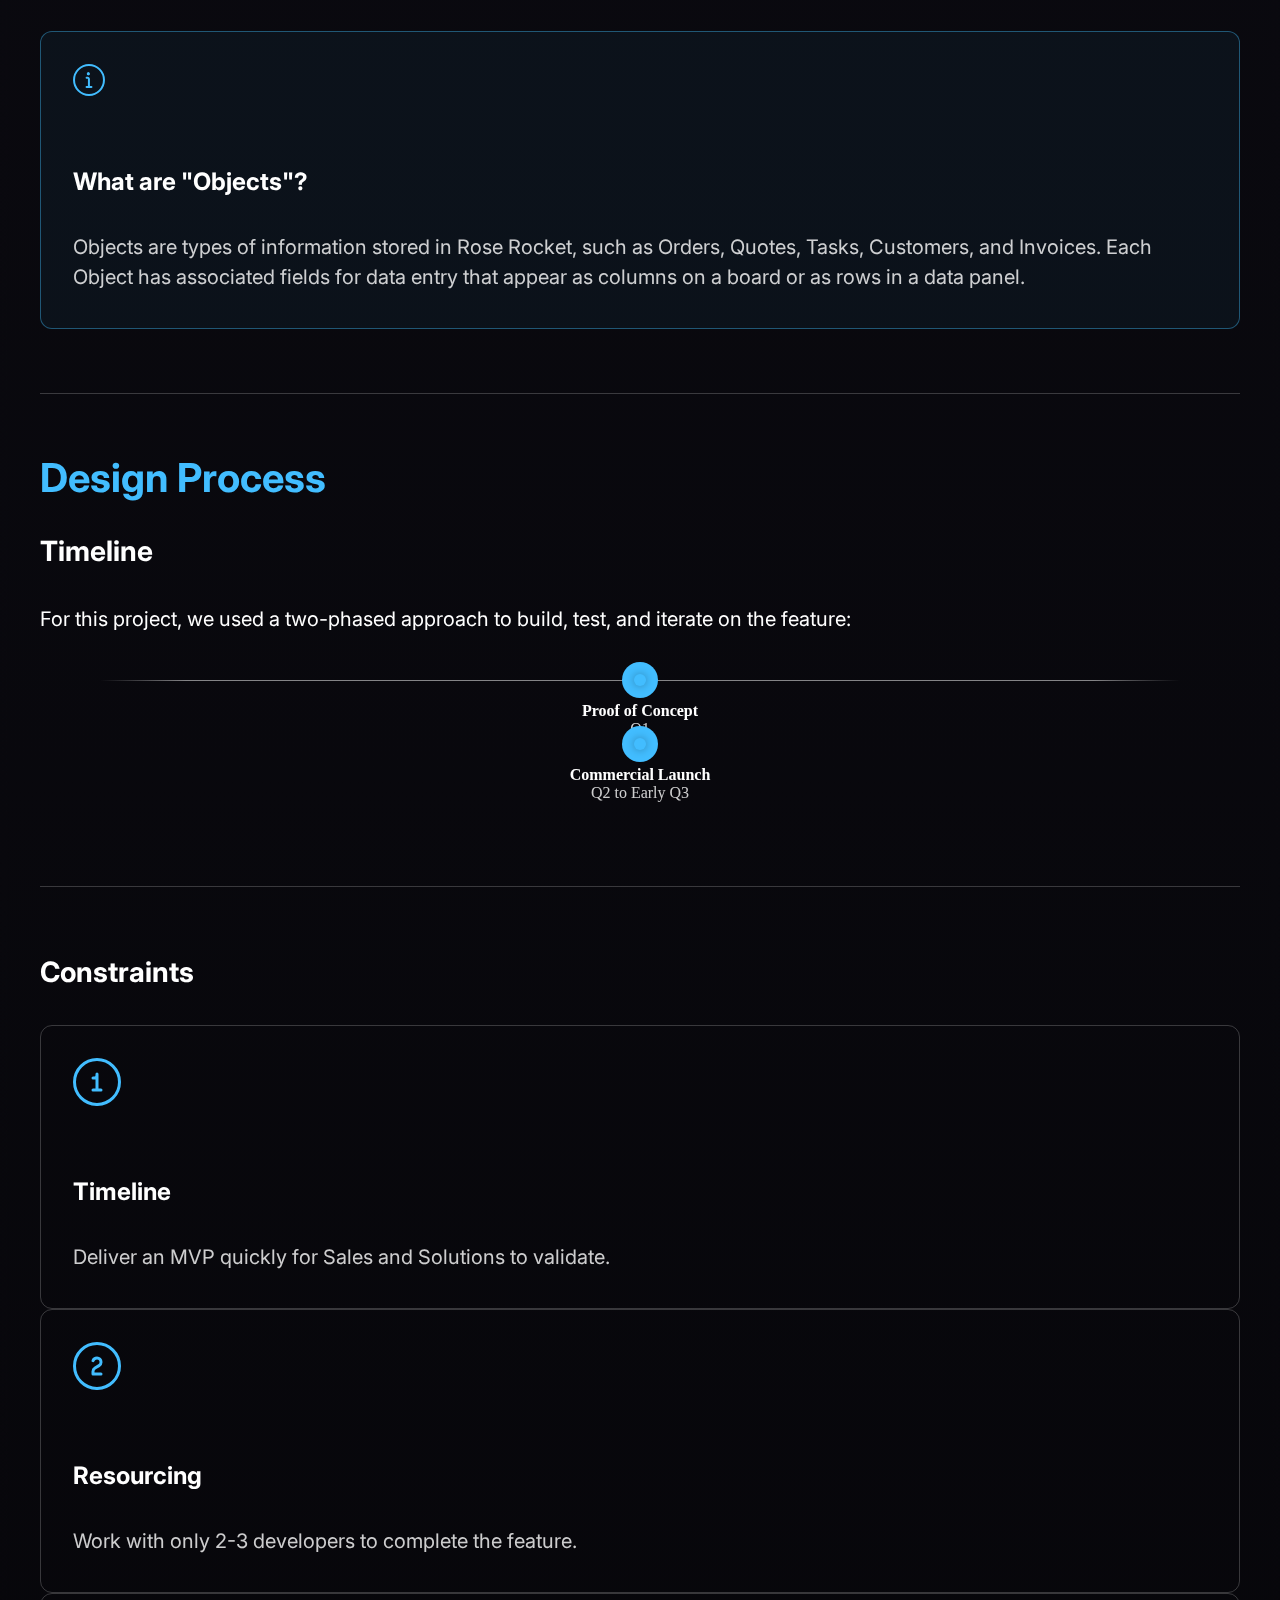
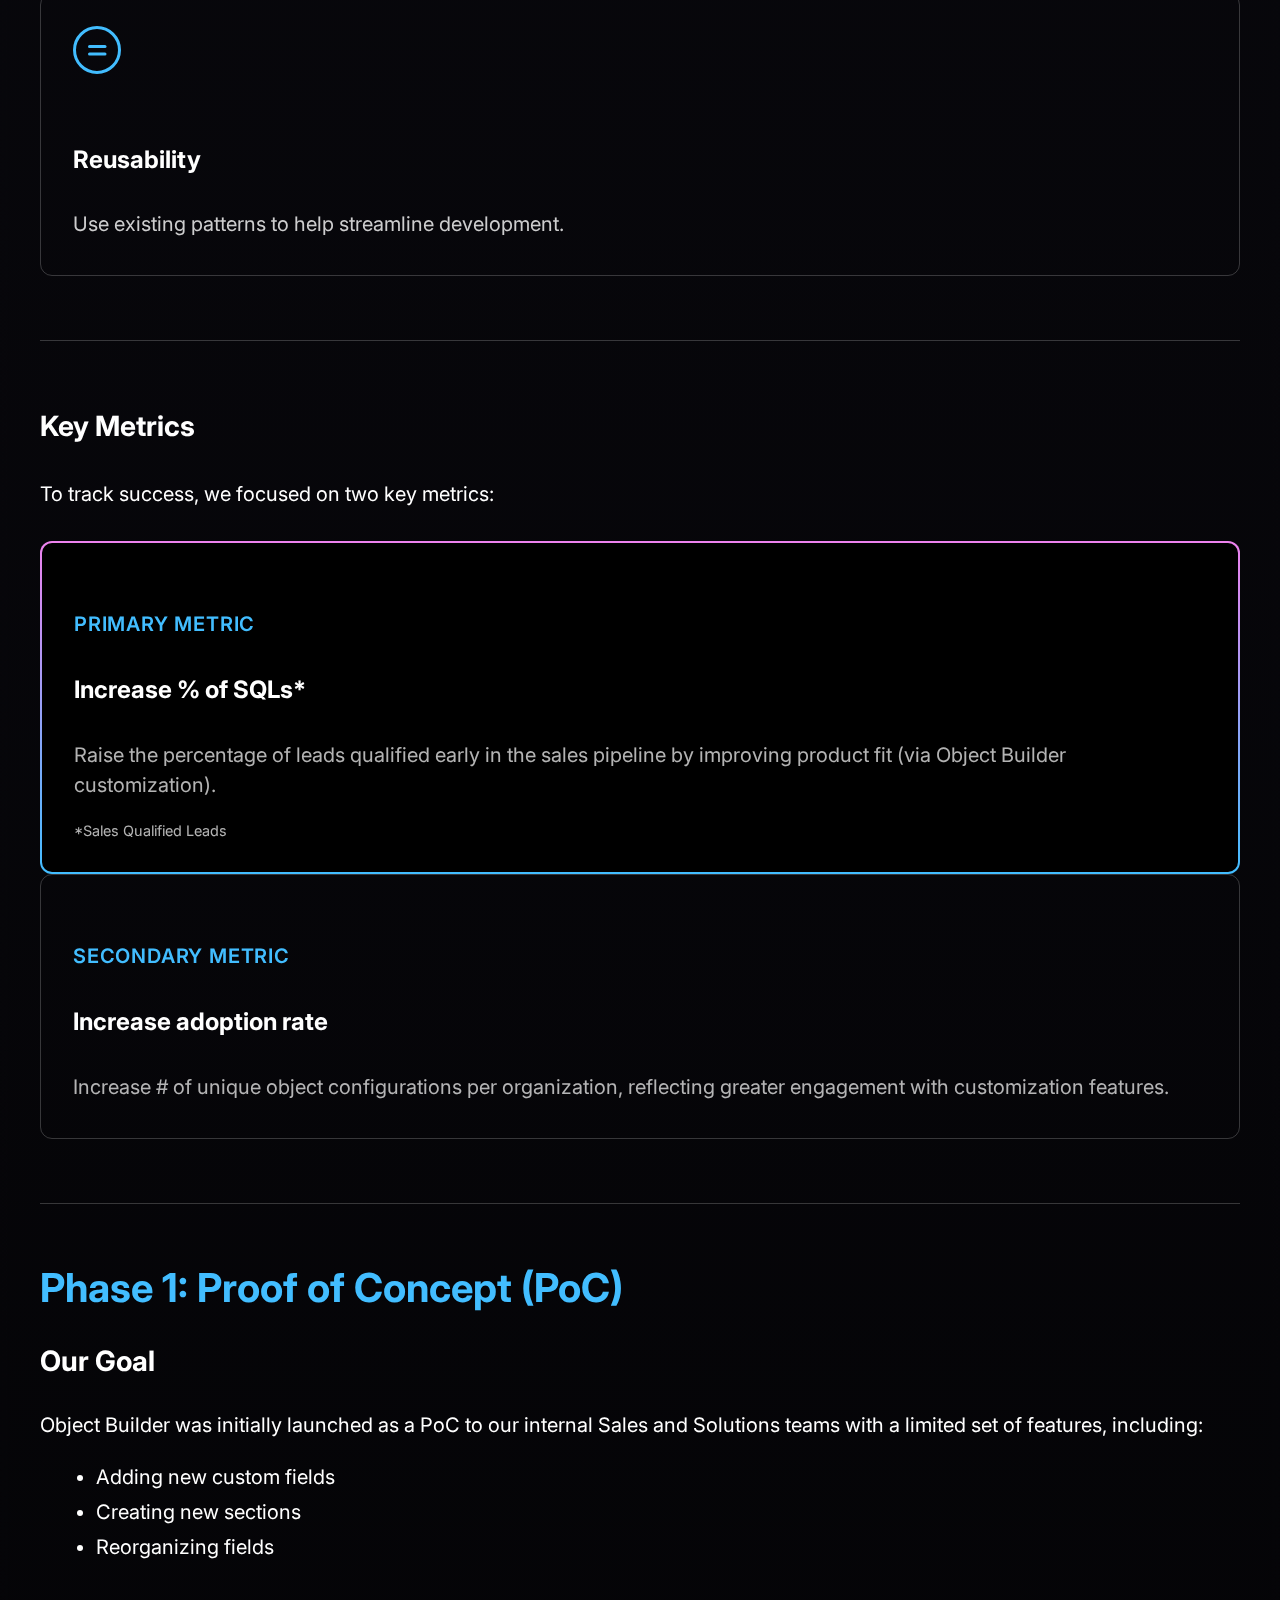
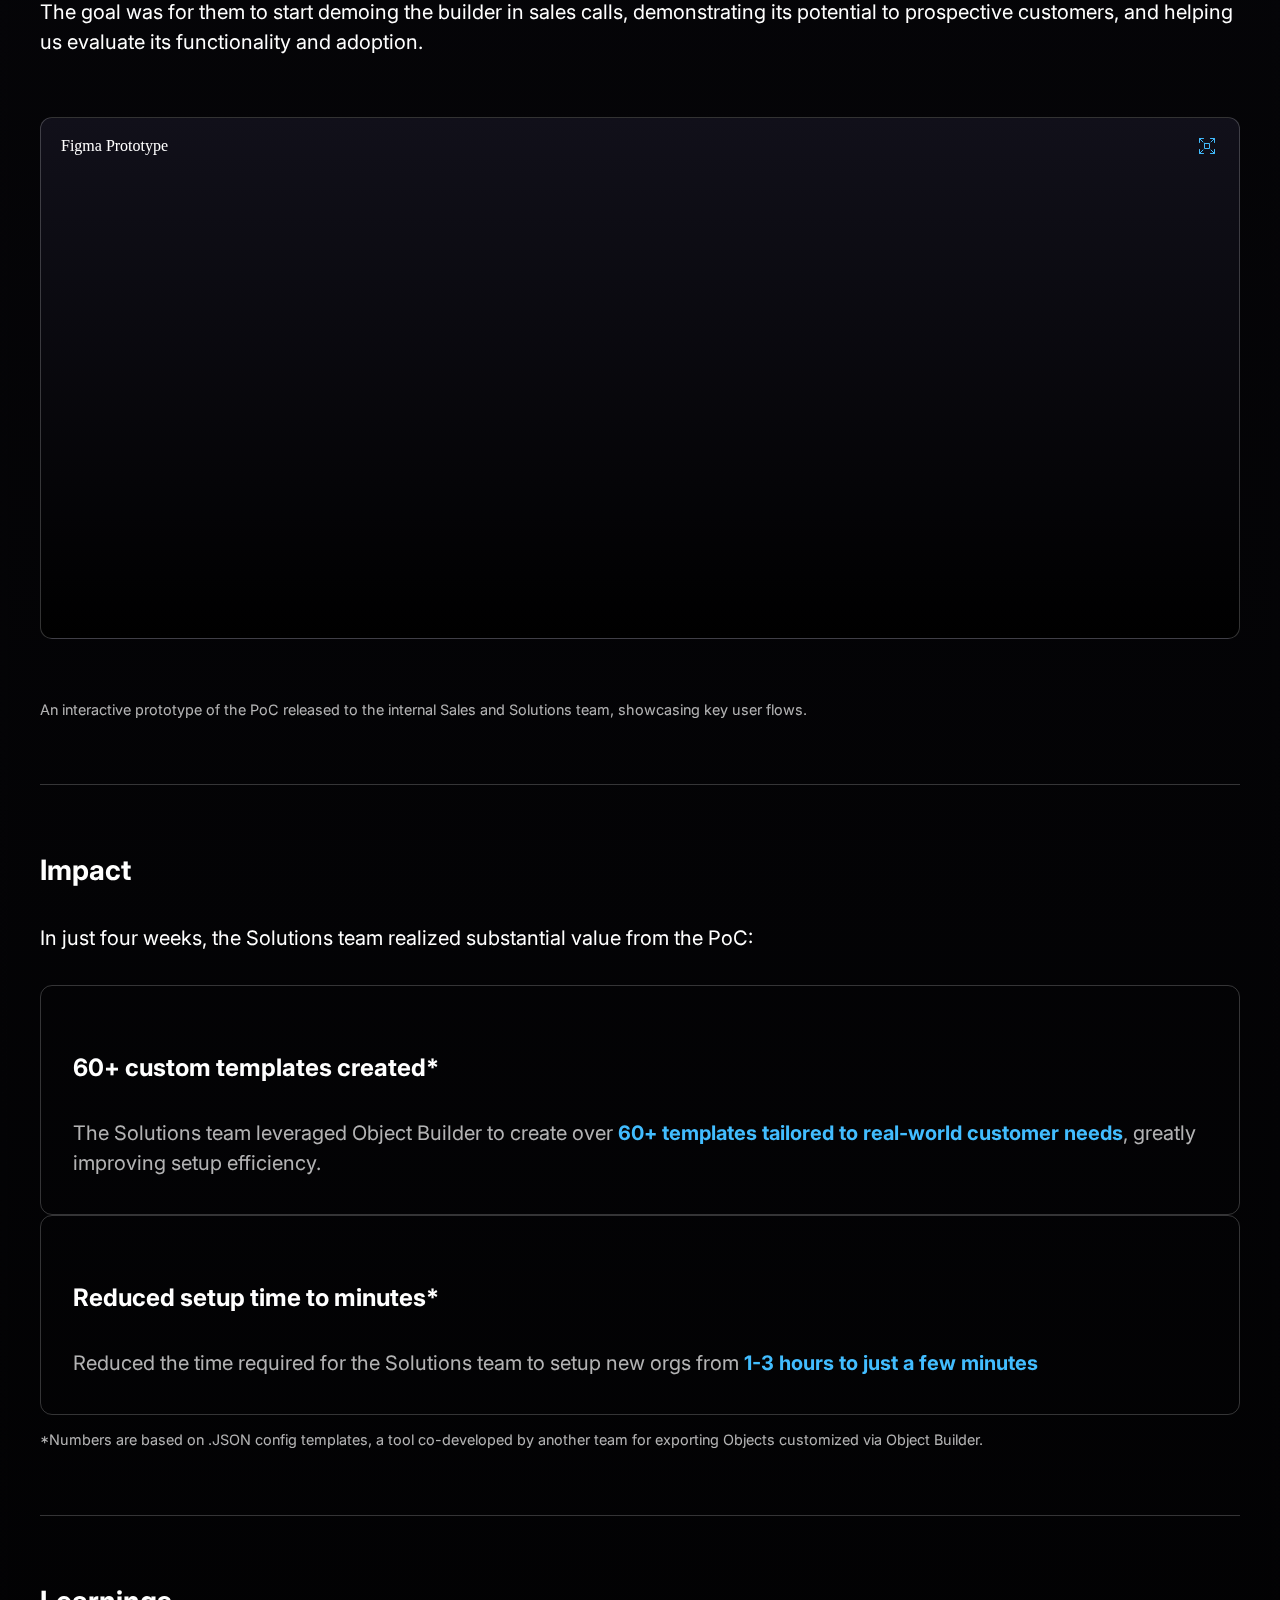
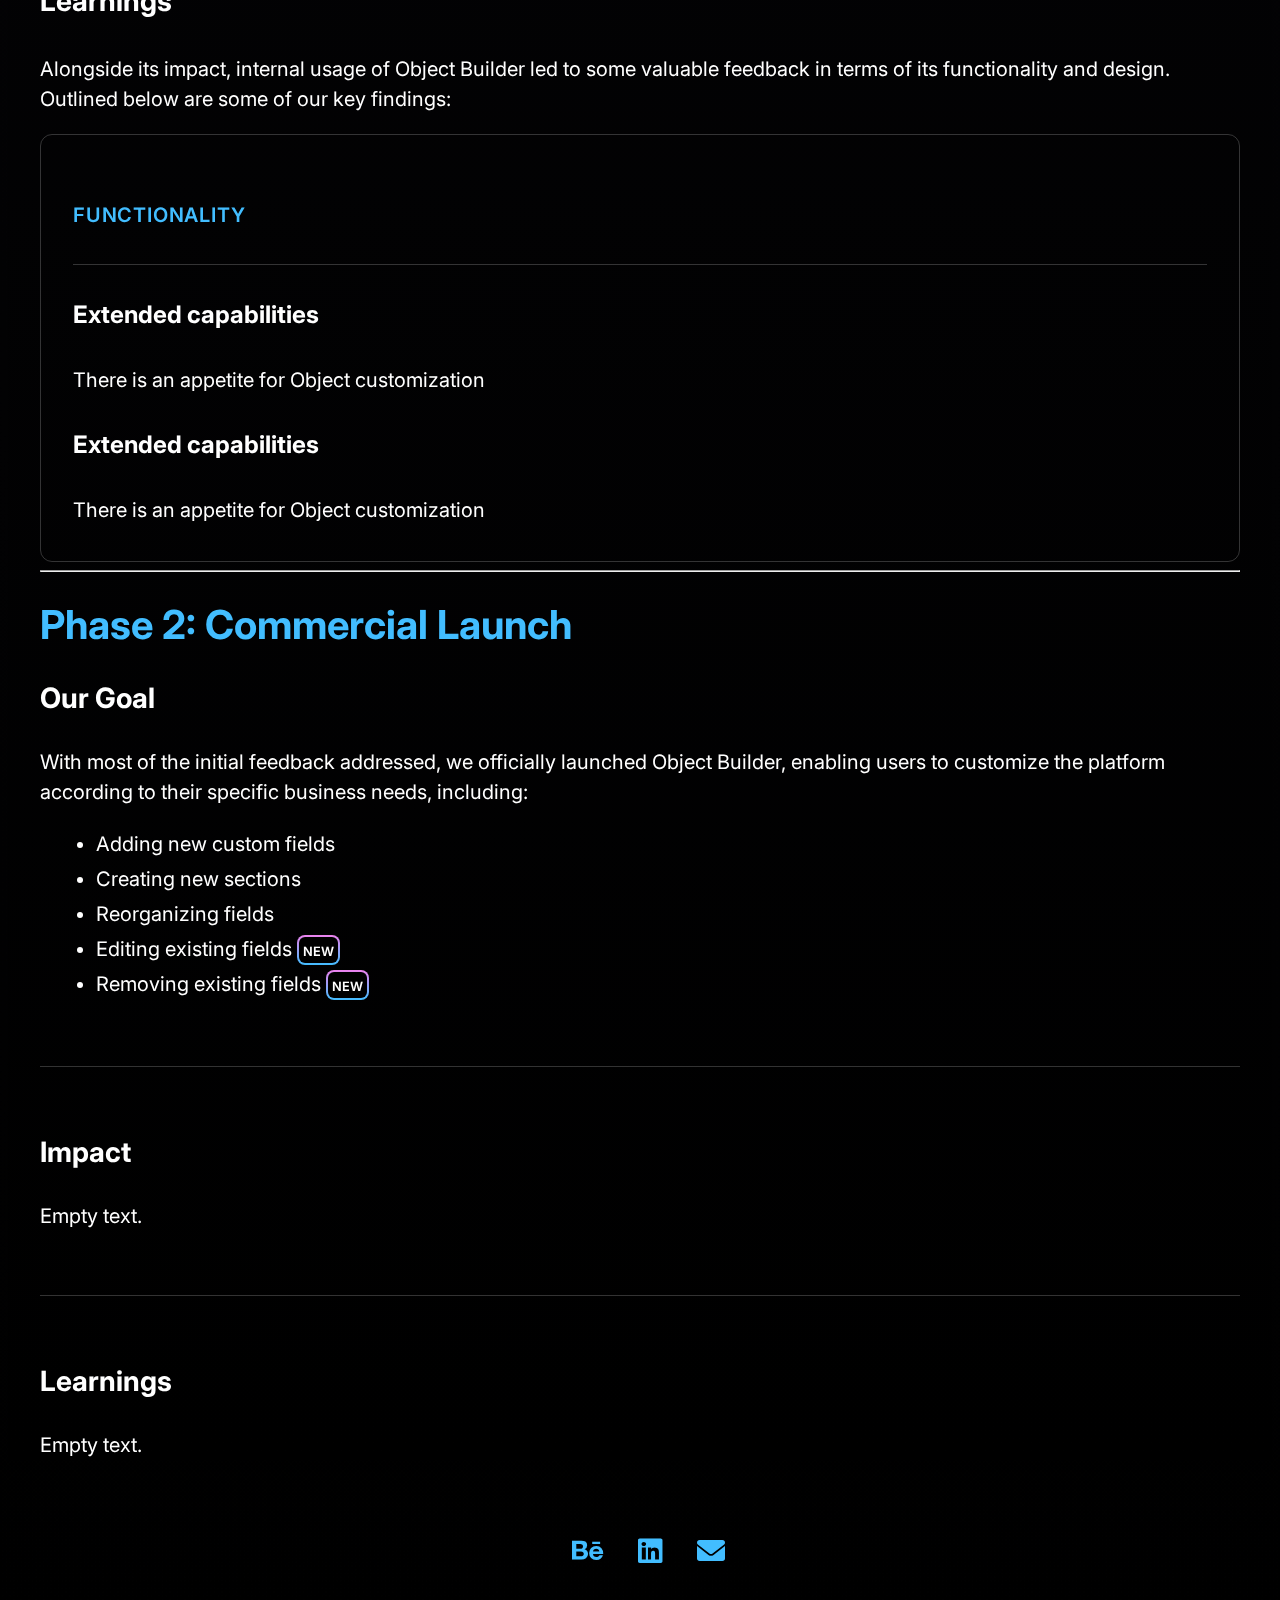
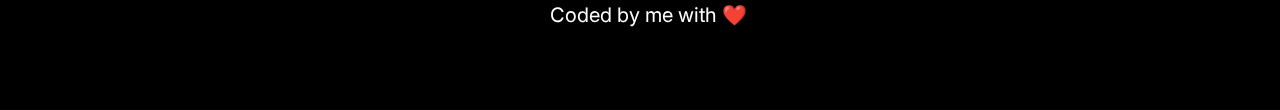
<file: objectbuilder.html>
<!DOCTYPE html>
<html lang="en" dir="ltr">

<head>
  <title>Object Builder - Kogulan Sivaneshan</title>
  <!-- Favicons -->
  <link rel="shortcut icon" href="files/favicon/favicon.ico">
  <link rel="icon" sizes="16x16 32x32 64x64" href="files/favicon/favicon.ico">
  <link rel="icon" type="image/png" sizes="196x196" href="files/favicon/favicon-192.png">
  <link rel="icon" type="image/png" sizes="160x160" href="files/favicon/favicon-160.png">
  <link rel="icon" type="image/png" sizes="96x96" href="files/favicon/favicon-96.png">
  <link rel="icon" type="image/png" sizes="64x64" href="files/favicon/favicon-64.png">
  <link rel="icon" type="image/png" sizes="32x32" href="files/favicon/favicon-32.png">
  <link rel="icon" type="image/png" sizes="16x16" href="files/favicon/favicon-16.png">
  <link rel="apple-touch-icon" href="files/favicon/favicon-57.png">
  <link rel="apple-touch-icon" sizes="114x114" href="files/favicon/favicon-114.png">
  <link rel="apple-touch-icon" sizes="72x72" href="files/favicon/favicon-72.png">
  <link rel="apple-touch-icon" sizes="144x144" href="files/favicon/favicon-144.png">
  <link rel="apple-touch-icon" sizes="60x60" href="files/favicon/favicon-60.png">
  <link rel="apple-touch-icon" sizes="120x120" href="files/favicon/favicon-120.png">
  <link rel="apple-touch-icon" sizes="76x76" href="files/favicon/favicon-76.png">
  <link rel="apple-touch-icon" sizes="152x152" href="files/favicon/favicon-152.png">
  <link rel="apple-touch-icon" sizes="180x180" href="files/favicon/favicon-180.png">
  <meta name="msapplication-TileColor" content="#FFFFFF">
  <meta name="msapplication-TileImage" content="files/favicon/favicon-144.png">
  <meta name="msapplication-config" content="files/favicon/browserconfig.xml">
  <!-- Meta properties -->
  <meta charset="utf-8">
  <meta name="author" content="Kogulan Sivaneshan">
  <meta name="description" content="Hi, I'm Kogulan. A product designer with a background in life science dedicated to crafting memorable, research-based experiences.">
  <meta name="keywords" content="kogulan sivaneshan, designer, ui/ux, product design, portfolio, personal website, ubisoft, design, user experience">
  <meta property="og:title" content="Kogulan Sivaneshan | Portfolio">
  <meta property="og:description" content="Product designer based in Toronto.">
  <meta property="og:url" content="https://www.kogulan.ca/">
  <meta property="og:type" content="website">
  <meta property="og:image" content="https://www.kogulan.ca/files/og-image.jpg">
  <meta property="og:image:url" content="https://www.kogulan.ca/files/og-image.jpg">
  <meta name="theme-color" content="#080926" />
  <meta name="viewport" content="width=device-width, initial-scale=1">
  <!-- Bootstrap & Font Awesome -->
  <link rel="stylesheet" href="https://cdn.jsdelivr.net/npm/bootstrap@4.5.3/dist/css/bootstrap.min.css" integrity="sha384-TX8t27EcRE3e/ihU7zmQxVncDAy5uIKz4rEkgIXeMed4M0jlfIDPvg6uqKI2xXr2" crossorigin="anonymous">
  <link href="https://fonts.googleapis.com/css2?family=Poppins:ital,wght@0,100;0,200;0,300;0,400;0,500;0,600;0,700;0,800;0,900;1,100;1,200;1,300;1,400;1,500;1,600;1,700;1,800;1,900&display=swap" rel="stylesheet">
  <link href="https://fonts.googleapis.com/css2?family=Inter:ital,opsz,wght@0,14..32,100..900;1,14..32,100..900&family=Syne:wght@400..800&display=swap" rel="stylesheet">
  <link href="https://fonts.googleapis.com/css2?family=Space+Mono:ital,wght@0,400;0,700;1,400;1,700&display=swap" rel="stylesheet">
  <link rel="stylesheet" href="https://cdnjs.cloudflare.com/ajax/libs/font-awesome/6.0.0-beta3/css/all.min.css">
  <!-- Extras -->
  <link rel="stylesheet" href="https://cdnjs.cloudflare.com/ajax/libs/animate.css/4.1.1/animate.min.css" />
  <link href="./css/work.css" rel="stylesheet">
</head>

<body class="bg" data-spy="scroll" data-offset="230">

  <!-- Main Navigation -->
  <nav class="fixed-top navbar-expand-md navbar-default py-3 d-flex align-items-center" id="mainNav" aria-label="Main">
    <a class="navbar-brand" href="./index.html">
      <img class="logo" src="./files/logo.svg" alt="Kogulan Sivaneshan">
    </a>
    <button class="navbar-toggler ml-auto" type="button" data-toggle="collapse" data-target="#navbarSupportedContent" aria-controls="navbarSupportedContent" aria-expanded="false" aria-label="Toggle navigation">
      <span class="navbar-toggler-icon"></span>
    </button>

    <div class="collapse navbar-collapse" id="navbarSupportedContent">
      <ul class="navbar-nav ml-auto">
        <li class="nav-item px-2 active">
          <a class="nav-link" aria-current="page" href="./work-protected.html">Work</a>
        </li>
        <li class="nav-item px-2">
          <a class="nav-link" href="./about.html">About</a>
        </li>
      </ul>
    </div>
  </nav>

  <!--Main Content-->
  <main class="bg">
    <div  id="scrollUpTitle" tabindex="-1" class="full-width-container animate__animated animate__fadeIn">
      <div class="full-width-image">
        <img class="animate__animated" src="./files/objectbuilder/objectbuilder.png" alt="">
        <div class="absolute">
          <div class="bg-shape1 bg-1 bg-blur"></div>
          <div class="bg-shape2 bg-2 bg-blur"></div>
          <div class="bg-shape3 bg-3 bg-blur"></div>
          <div class="bg-shape4 bg-4 bg-blur"></div>
        </div>
      </div>
    </div>

    <div class="hero-section" id="main-content">
      <div class="container">
        <br role="presentation">
        <div class="row">
          <div class="col-lg-7 mb-4">
            <div class="welcome-other">
              <h1 class="animate__animated animate__fadeInUp"><span class="content-gradient">Object</span> Builder</h1>
            </div>
            <p class="animate__animated animate__fadeInUp content-weak">A tool that unlocks customization of core Objects in Rose Rocket, such as adding new custom fields, editing or hiding existing ones, and reorganizing sections. With Object Builder, companies are empowered to build a system tailored precisely to their unique business needs.</p>
          </div>
          <div class="col-lg-1"></div>
          <div class="col-lg-4">
            <p class="p-header">Company</p>
            <p class="spacer-bottom-sm content-weak">Rose Rocket</p>
            <p class="p-header">Role</p>
            <p class="spacer-bottom-sm content-weak">Lead product designer</p>
            <p class="p-header">Duration</p>
            <p class="spacer-bottom-sm content-weak">6 months (Jan - Jul 2024)</p>
            <p class="p-header">Tool(s)</p>
            <p class="spacer-bottom-sm content-weak">Figma</p>
          </div>
        </div>
      </div>
    </div>

    <div class="container spacer-top-lg">
      <div class="row">
        <div class="col-md-3">
          <nav class="sidebar-custom sticky-top d-none d-md-block" id="scrollHighlight" aria-label="Sidebar">
            <ul class="nav flex-column">
              <li>
                <a class="nav-link" href="#section1">Introduction</a>
                <ul class="nav flex-column">
                  <li><a class="nav-link" href="#section1-1">What is Rose Rocket?</a></li>
                  <li><a class="nav-link" href="#section1-2">The Problem</a></li>
                  <li><a class="nav-link" href="#section1-3">The Objective</a></li>
                  <li><a class="nav-link" href="#section1-4">Our Approach</a></li>
                </ul>
              </li>
              <li>
                <a class="nav-link" href="#section2">Design Process</a>
                <ul class="nav flex-column">
                  <li><a class="nav-link" href="#section2-1">Timeline</a></li>
                  <li><a class="nav-link" href="#section2-2">Constraints</a></li>
                  <li><a class="nav-link" href="#section2-3">Key Metrics</a></li>
                </ul>
              </li>
              <li>
                <a class="nav-link" href="#section3">Phase 1: Proof of Concept</a>
                <ul class="nav flex-column">
                  <li><a class="nav-link" href="#section3-1">Our Goal</a></li>
                  <li><a class="nav-link" href="#section3-2">Impact</a></li>
                  <li><a class="nav-link" href="#section3-3">Learnings</a></li>
                </ul>
              </li>
              <li>
                <a class="nav-link" href="#section4">Phase 2: Launch</a>
                <ul class="nav flex-column">
                  <li><a class="nav-link" href="#section4-1">Our Goal</a></li>
                  <li><a class="nav-link" href="#section4-2">Impact</a></li>
                  <li><a class="nav-link" href="#section4-3">Learnings</a></li>
                </ul>
              </li>
              <!-- Add more list items as needed -->
            </ul>
          </nav>
        </div>

        <div class="col-md-7">
          <section id="section1" class="section">
            <h2 class="spacer-bottom-sm content-highlight">Introduction</h2>
            <section id="section1-1" class="section">
              <h3 class="spacer-bottom-xs">What is Rose Rocket?</h3>
              <p>Rose Rocket is a cloud-based Transportation Management System (TMS) built for trucking companies and brokerages. It provides essential tools for managing daily operations, including dispatching, customer communication, billing, and driver management.</p>
            </section>
            <section id="section1-2" class="section spacer-top">
              <h3 class="spacer-bottom-xs">The Problem</h3>
              <p class="spacer-bottom-sm">In the trucking industry, no two companies are the same. Each one operates with incredibly diverse internal processes and needs. Yet, most TMS solutions provide rigid, one-size-fits-all systems that force companies to conform to the software. For years, Rose Rocket followed a similar approach, leading to several critical challenges:</p>
              <div class="row">
                <div class="col-lg-6 d-flex mb-4">
                  <div class="callout">
                    <img class="icon spacer-bottom-sm" src="./files/icons/customization.svg" width="48" height="48" alt="Limited customization" caption="" data-width="original" data-scaling="no">
                    <h4>Limited customization*</h4>
                    <p class="content-weak">Rose Rocket often failed to capture key details unique to each customer’s business, limiting their ability to tailor their system.</p>
                  </div>
                </div>
                <div class="col-lg-6 d-flex mb-4">
                  <div class="callout">
                    <img class="icon spacer-bottom-sm" src="./files/icons/workarounds.svg" width="48" height="48" alt="Inefficient workarounds" caption="" data-width="original" data-scaling="no">
                    <h4>Inefficient workarounds*</h4>
                    <p class="content-weak">Our Solutions team often resorted to complex workarounds to meet customer needs, introducing frustrating inefficiencies into their workflows.</p>
                  </div>
                </div>
                <div class="col-lg-6 d-flex mb-4">
                  <div class="callout">
                    <img class="icon spacer-bottom-sm" src="./files/icons/selfService.svg" width="48" height="48" alt="Lack of self-service" caption="" data-width="original" data-scaling="no">
                    <h4>Lack of self-service*</h4>
                    <p class="content-weak">Customers struggled to set up their organizations independently, resulting in high support demands and time-consuming configurations.</p>
                  </div>
                </div>
                <div class="col-lg-6 d-flex mb-4">
                  <div class="callout">
                    <img class="icon spacer-bottom-sm" src="./files/icons/development.svg" width="48" height="48" alt="High development costs" caption="" data-width="original" data-scaling="no">
                    <h4>High development costs</h4>
                    <p class="content-weak">Customizing the product for individual needs demanded substantial development resources, leading to costly and unsustainable roadmaps.</p>
                  </div>
                </div> 
                <p class="caption spacer-bottom-sm">* Based on over 100+ open customer support tickets from our previous software</p>
              </div>
              <div class="row">
                <div class="accordion">
                  <input type="checkbox" title="Click to expand" name="collapse2" id="handle2">
                  <h5 class="handle">
                    <label for="handle2">Show snippets from support ticket</label>
                  </h5>
                  <div class="content">
                    <p>Below are snippets from support tickets showing a strong demand for deeper customization and reduced inefficiencies:</p>
                    <div class="callout"><p class="blockquote">It would be <b class="content-highlight">extremely helpful if we had a notes field</b> for all entities (drivers, units, tarifs, customers, etc.)</p><p>— Trucking Company</p>
                    </div>
                  </div>
                  <div class="content">
                    <div class="callout"><p class="blockquote">[...] there is <b class="content-highlight">nowhere to add the carrier invoice numbers</b> on driver bills. This means someone has to go in manually and add driver invoice numbers [...] it <b class="content-highlight">adds a bunch of extra steps</b> for me</p><p>— Brokerage</p>
                    </div>
                  </div>
                  <div class="content">
                    <div class="callout"><p class="blockquote">Custom fields are a <b class="content-highlight">pretty common request during onboarding</b>. Often we direct the customer to re-purpose one field and add two headers ie PO | Ref Number or find another place to put the info but one additional field will be helpful.</p><p>— Internal support team</p>
                    </div>
                  </div>
                </div>
              </div>
            </section>
            <section id="section1-3" class="section spacer-top">
              <h3 class="spacer-bottom-sm">The Objective</h3>
              <p class="spacer-bottom-sm">Faced with these challenges, our goal was clear:</p>
              <div class="callout-strong spacer-bottom-sm">
                <p class="p-strong">How might we empower users to <b class="content-highlight">tailor the software</b> to meet their specific business needs?</p>
              </div>

            </section>
            <section id="section1-4" class="section spacer-top">
              <h3 class="spacer-bottom-sm">Our Approach</h3>
              <p>It’s no surprise that tools for product customization appeared to be the obvious solution. However, we understood that unlimited customization wouldn’t be suitable for everyone, especially considering our existing user base.</p>
              <p>To address this, we focused on solving the majority of common challenges (80%) with standard, out-of-the-box features, while dedicating the remaining (20%) unique needs with builder-esque tools.</p>
              <p class="spacer-bottom">
                The first of these tools, named "Object Builder," would allow users to <b class="content-highlight">define and customize Objects</b> to meet their specific data-entry needs.</p>
                <div class="callout-note">
                  <div class="row">
                    <div class="col-1"><img class="icon spacer-bottom-sm" src="./files/icons/info.svg" width="32" height="32" alt="High development costs" caption="" data-width="original" data-scaling="no"></div>
                    <div class="col-auto"><h4>What are "Objects"?</h4></div>
                  </div>
                  <p class="content-weak">Objects are types of information stored in Rose Rocket, such as Orders, Quotes, Tasks, Customers, and Invoices. Each Object has associated fields for data entry that appear as columns on a board or as rows in a data panel.</p>
                </div>

              </section>
            </section>
            <hr class="hr">
            <section id="section2">
              <h2 class="spacer-bottom-sm content-highlight">Design Process</h2>
              <section id="section2-1">
                <h3 class="spacer-bottom-sm">Timeline</h3>
                <p>For this project, we used a two-phased approach to build, test, and iterate on the feature:</p>
                <div class="spacer-bottom">
                  <div class="timeline">
                    <div class="row text-center">
                      <div class="col-6 dot-container">
                        <div class="dot"></div>
                        <div class="timeline-label">
                          <div class="timeline-header">Proof of Concept</div>
                          <div class="timeline-date">Q1</div>
                        </div>
                      </div>
                      <div class="col-6 dot-container">
                        <div class="dot"></div>
                        <div class="timeline-label">
                          <div class="timeline-header">Commercial Launch</div>
                          <div class="timeline-date">Q2 to Early Q3</div>
                        </div>
                      </div>
                    </div>
                  </div>
                </div>
              </section>
              <hr class="hr">
              <section id="section2-2">
                <h3 class="spacer-bottom-sm">Constraints</h3>
                <div class="row">
                  <div class="col d-flex mb-4">
                    <div class="callout">
                      <img class="icon spacer-bottom-sm" src="./files/icons/one.svg" width="48" height="48" alt="Constraint #1" caption="" data-width="original" data-scaling="no">
                      <h4>Timeline</h4>
                      <p class="content-weak">Deliver an MVP quickly for Sales and Solutions to validate.</p>
                    </div>
                  </div>

                  <div class="col d-flex mb-4">
                    <div class="callout">
                      <img class="icon spacer-bottom-sm" src="./files/icons/two.svg" width="48" height="48" alt="Constraint #2" caption="" data-width="original" data-scaling="no">
                      <h4>Resourcing</h4>
                      <p class="content-weak">Work with only 2-3 developers to complete the feature.</p>
                    </div>
                  </div>

                  <div class="col d-flex mb-4">
                    <div class="callout">
                      <img class="icon spacer-bottom-sm" src="./files/icons/equal.svg" width="48" height="48" alt="Resulting constraint" caption="" data-width="original" data-scaling="no">
                      <h4>Reusability</h4>
                      <p class="content-weak">Use existing patterns to help streamline development.</p>
                    </div>
                  </div>
                </div>
              </section>
              <hr class="hr">
              <section id="section2-3" class="section">
                <h3 class="spacer-bottom-sm">Key Metrics</h3>
                <p class="spacer-bottom-sm">To track success, we focused on two key metrics:</p>
                <div class="row">
                  <div class="col-lg-6 d-flex mb-4">
                    <div class="callout-strong">
                      <h5 class="content-highlight">PRIMARY METRIC</h5>
                      <h4>Increase % of SQLs*</h4>
                      <p class="content-weaker">Raise the percentage of leads qualified early in the sales pipeline by improving product fit (via Object Builder customization).</p>
                      <p class="caption">*Sales Qualified Leads</p>
                    </div>
                  </div>
                  <div class="col-lg-6 d-flex mb-4">
                    <div class="callout">
                     <h5 class="content-highlight">SECONDARY METRIC</h5>
                     <h4>Increase adoption rate</h4>
                     <p class="content-weaker">Increase # of unique object configurations per organization, reflecting greater engagement with customization features.</p>
                   </div>
                 </div> 
               </div>
             </section>
             <hr class="hr">
             <section id="section3">
              <div>
                <h2 class="spacer-bottom-sm content-highlight">Phase 1: Proof of Concept (PoC)</h2>
                <section id="section3-1">
                  <h3>Our Goal</h3>
                  <p>Object Builder was initially launched as a PoC to our internal Sales and Solutions teams with a limited set of features, including:</p>
                  <ul class="spacer-bottom-sm">
                    <li class="regular-text">Adding new custom fields</li>
                    <li class="regular-text">Creating new sections</li>
                    <li class="regular-text">Reorganizing fields</li>
                  </ul>
                  <p class="spacer-bottom-sm">The goal was for them to start demoing the builder in sales calls, demonstrating its potential to prospective customers, and helping us evaluate its functionality and adoption.</p>
                  <div class="spacer-bottom">
                    <div id="browser">
                      <div id="browser-top-bar">
                        <div id="browser-page-name">Figma Prototype</div>
                        <div class="spacer"></div>
                        <a href="#" id="fullscreen-button">
                          <button class="btn">
                            <img class="btn-icon" src="./files/icons/fullscreen.svg" alt="Fullscreen icon" data-width="original" data-scaling="no" title="Enter fullscreen" aria-label="Enter fullscreen">
                          </button>
                        </a>
                      </div>
                      <div id="browser-frame">
                        <iframe 
                        id="figma-prototype" 
                        src="https://embed.figma.com/proto/N9SRRVSCsPnaYeIs8oBSYx/Case-Studies-(2024)?page-id=12%3A3236&node-id=1016-135332&node-type=frame&viewport=10994%2C-2570%2C0.22&scaling=scale-down-width&content-scaling=fixed&starting-point-node-id=1016%3A135332&embed-host=share">
                      </iframe>
                    </div>
                  </div>

                  <p class="caption">An interactive prototype of the PoC released to the internal Sales and Solutions team, showcasing key user flows.</p>
                </div>
              </section>
              <hr class="hr">
            <section id="section3-2">
            <h3 class="spacer-bottom-sm">Impact</h3>
            <p class="spacer-bottom-sm">In just four weeks, the Solutions team realized substantial value from the PoC:</p>
            <div class="row">
                <div class="col-lg-6 d-flex mb-4">
                  <div class="callout">
                   <h4>60+ custom templates created*</h4>
                   <p class="content-weaker">The Solutions team leveraged Object Builder to create over <b class="content-highlight">60+ templates tailored to real-world customer needs</b>, greatly improving setup efficiency.</p>
                  </div>
                </div>
                <div class="col-lg-6 d-flex mb-4">
                  <div class="callout">
                    <h4>Reduced setup time to minutes*</h4>
                    <p class="content-weaker">Reduced the time required for the Solutions team to setup new orgs from <b class="content-highlight"> 1-3 hours to just a few minutes</b></p>
                 </div>
               </div> 
               <p class="caption">*Numbers are based on .JSON config templates, a tool co-developed by another team for exporting Objects customized via Object Builder.</p>
             </div>
           </section>
              <hr class="hr">
              <section id="section3-3">
                <h3 class="spacer-bottom-sm">Learnings</h3>
                <p>Alongside its impact, internal usage of Object Builder led to some valuable feedback in terms of its functionality and design. Outlined below are some of our key findings:</p>
                <div class="callout">
                  <h5 class="content-highlight">FUNCTIONALITY</h5>
                  <hr class="hr-inner">
                  <h4>Extended capabilities</h4>
                  <p>There is an appetite for Object customization</p>
                  <h4>Extended capabilities</h4>
                  <p>There is an appetite for Object customization</p>
                </div>
              </section>
          </section>
          <hr class="">
          <section id="section4">
              <div>
                <h2 class="spacer-bottom-sm content-highlight">Phase 2: Commercial Launch</h2>
                <section id="section3-1">
                  <h3>Our Goal</h3>
                  <p>With most of the initial feedback addressed, we officially launched Object Builder, enabling users to customize the platform according to their specific business needs, including:</p>
                  <ul class="spacer-bottom-sm">
                    <li class="regular-text">Adding new custom fields</li>
                    <li class="regular-text">Creating new sections</li>
                    <li class="regular-text">Reorganizing fields</li>
                    <li class="regular-text">Editing existing fields  
                      <span class="tag-bg"><span class="tag-text">NEW</span></span>
                    </li>
                    <li class="regular-text">Removing existing fields
                      <span class="tag-bg"><span class="tag-text">NEW</span></span>
                    </li>
                  </ul>
              </section>
              <hr class="hr">
              <section id="section3-2">
                <h3>Impact</h3>
                <p>Empty text.</p>
              </section>
              <hr class="hr">
              <section id="section3-3">
                <h3>Learnings</h3>
                <p>Empty text.</p>
              </section>
          </section>
        </div>
      </div>
    </div>

    <button onclick="topFunction()" id="scrollToTop" class="scrollbtn" tabindex="0" aria-label="scroll to top"><span class="fa fa-chevron-up"></span><span class="scrollbtn-text">Scroll to top</span></button>
  </main>

  <!--Footer-->
      <footer class="footer">
        <div class="footer-icons">
            <a href="https://www.behance.net/sivaneshan" target="_blank" aria-label="Behance">
              <i class="fab fa-behance footer-fa"></i>
            </a>
            <a href="https://www.linkedin.com/in/kogulansivaneshan" target="_blank" aria-label="LinkedIn">
              <i class="fab fa-linkedin footer-fa"></i>
            </a>
            <a href="mailto:kogulan.sivaneshan@gmail.com" aria-label="Email">
              <i class="fas fa-envelope footer-fa"></i>
            </a>
            </div>
        <p>Coded by me with 
          <span class="tooltip-container wiggle"><span class="glow">❤️</span> 
          <span class="tooltip-text">And lots of ☕
          </span>
        </span>
      </p>
    </footer>

<!-- Scripts -->
<script src="https://code.jquery.com/jquery-3.5.1.slim.min.js" integrity="sha384-DfXdz2htPH0lsSSs5nCTpuj/zy4C+OGpamoFVy38MVBnE+IbbVYUew+OrCXaRkfj" crossorigin="anonymous"></script>
<script src="https://cdn.jsdelivr.net/npm/bootstrap@4.5.3/dist/js/bootstrap.bundle.min.js" integrity="sha384-ho+j7jyWK8fNQe+A12Hb8AhRq26LrZ/JpcUGGOn+Y7RsweNrtN/tE3MoK7ZeZDyx" crossorigin="anonymous"></script>
<script src="./js/script.js"></script>
<script>
  document.getElementById('fullscreen-button').addEventListener('click', function(event) {
    event.preventDefault(); // Prevent the default anchor behavior
    const iframe = document.getElementById('figma-prototype');

    if (iframe.requestFullscreen) {
      iframe.requestFullscreen();
    } else if (iframe.mozRequestFullScreen) { // Firefox
      iframe.mozRequestFullScreen();
    } else if (iframe.webkitRequestFullscreen) { // Chrome, Safari, and Opera
      iframe.webkitRequestFullscreen();
    } else if (iframe.msRequestFullscreen) { // IE/Edge
      iframe.msRequestFullscreen();
    }
  });
</script>

</body>
</html>
</file>
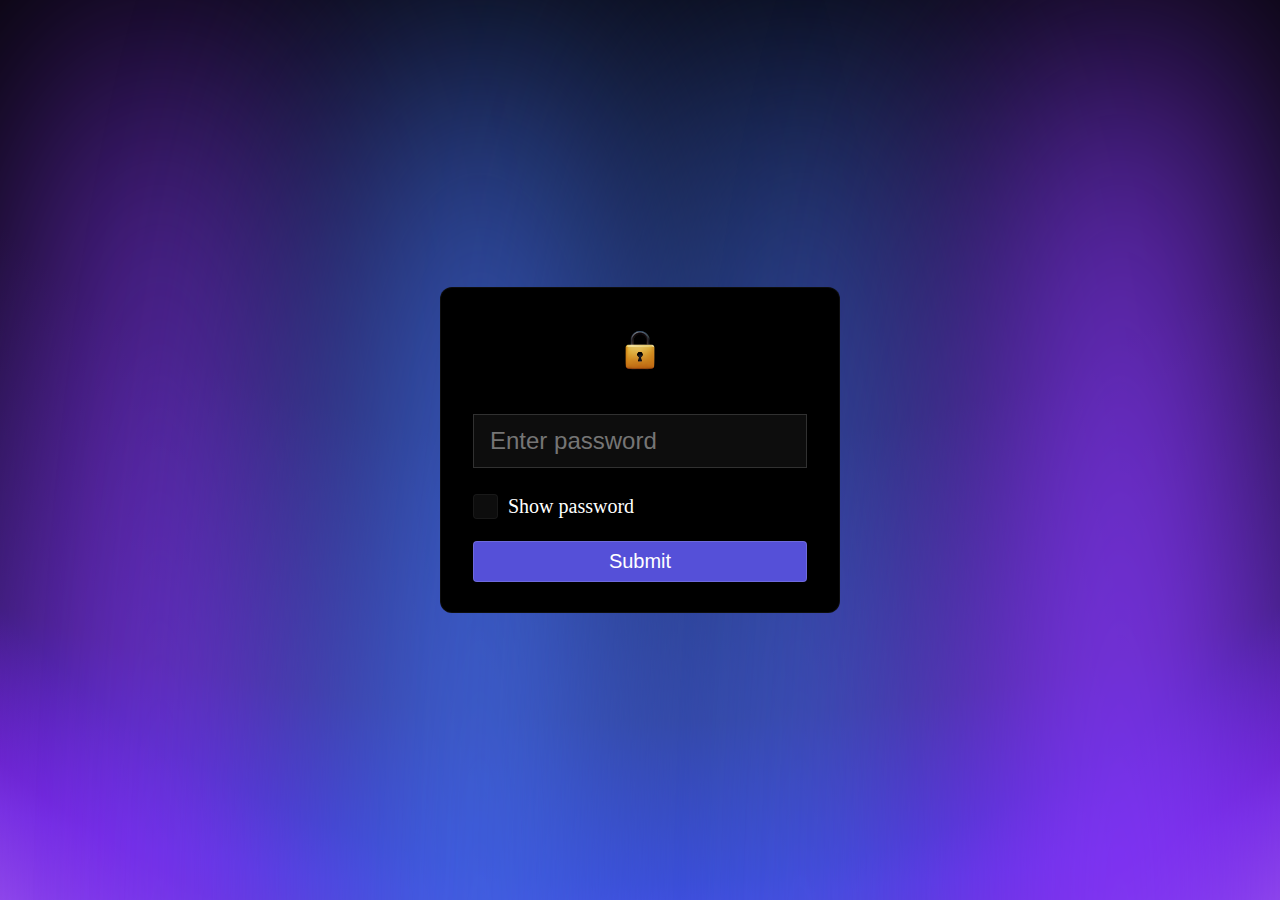
<file: work-protected.html>
﻿<!DOCTYPE html>
<html lang="en">
<head>
    <title>Work - Kogulan Sivaneshan</title>
    <meta charset="utf-8">
    <meta name="viewport" content="width=device-width, initial-scale=1">
    <meta name="robots" content="noindex, nofollow">
      <meta name="theme-color" content="#000000" />
        <!-- Favicons -->
  <link rel="shortcut icon" href="files/favicon/favicon.ico">
  <link rel="icon" sizes="16x16 32x32 64x64" href="files/favicon/favicon.ico">
  <link rel="icon" type="image/png" sizes="196x196" href="files/favicon/favicon-192.png">
  <link rel="icon" type="image/png" sizes="160x160" href="files/favicon/favicon-160.png">
  <link rel="icon" type="image/png" sizes="96x96" href="files/favicon/favicon-96.png">
  <link rel="icon" type="image/png" sizes="64x64" href="files/favicon/favicon-64.png">
  <link rel="icon" type="image/png" sizes="32x32" href="files/favicon/favicon-32.png">
  <link rel="icon" type="image/png" sizes="16x16" href="files/favicon/favicon-16.png">
  <link rel="apple-touch-icon" href="files/favicon/favicon-57.png">
  <link rel="apple-touch-icon" sizes="114x114" href="files/favicon/favicon-114.png">
  <link rel="apple-touch-icon" sizes="72x72" href="files/favicon/favicon-72.png">
  <link rel="apple-touch-icon" sizes="144x144" href="files/favicon/favicon-144.png">
  <link rel="apple-touch-icon" sizes="60x60" href="files/favicon/favicon-60.png">
  <link rel="apple-touch-icon" sizes="120x120" href="files/favicon/favicon-120.png">
  <link rel="apple-touch-icon" sizes="76x76" href="files/favicon/favicon-76.png">
  <link rel="apple-touch-icon" sizes="152x152" href="files/favicon/favicon-152.png">
  <link rel="apple-touch-icon" sizes="180x180" href="files/favicon/favicon-180.png">
  <meta name="msapplication-TileColor" content="#FFFFFF">
  <meta name="msapplication-TileImage" content="files/favicon/favicon-144.png">
  <meta name="msapplication-config" content="files/favicon/browserconfig.xml">
  <!-- Meta properties -->
  <meta charset="utf-8">
  <meta name="author" content="Kogulan Sivaneshan">
  <meta name="description" content="Hi, I'm Kogulan. A product designer with a background in life science dedicated to crafting memorable, research-based experiences.">
  <meta name="keywords" content="kogulan sivaneshan, designer, ui/ux, product design, portfolio, personal website, ubisoft, design, user experience">
  <meta property="og:title" content="Kogulan Sivaneshan | Portfolio">
  <meta property="og:description" content="Product designer based in Toronto.">
  <meta property="og:url" content="https://www.kogulan.ca/">
  <meta property="og:type" content="website">
  <meta property="og:image" content="https://www.kogulan.ca/files/og-image.jpg">
  <meta property="og:image:url" content="https://www.kogulan.ca/files/og-image.jpg">
  <meta name="theme-color" content="#000000" />
  <meta name="viewport" content="width=device-width, initial-scale=1">
    <!-- Bootstrap & Font Awesome -->
<link rel="stylesheet" href="https://cdn.jsdelivr.net/npm/bootstrap@4.5.3/dist/css/bootstrap.min.css" integrity="sha384-TX8t27EcRE3e/ihU7zmQxVncDAy5uIKz4rEkgIXeMed4M0jlfIDPvg6uqKI2xXr2" crossorigin="anonymous">
<link href="https://fonts.googleapis.com/css2?family=Poppins:ital,wght@0,100;0,200;0,300;0,400;0,500;0,600;0,700;0,800;0,900;1,100;1,200;1,300;1,400;1,500;1,600;1,700;1,800;1,900&display=swap" rel="stylesheet">
    <link href="https://fonts.googleapis.com/css2?family=Inter:ital,opsz,wght@0,14..32,100..900;1,14..32,100..900&family=Syne:wght@400..800&display=swap" rel="stylesheet">
    <link rel="stylesheet" href="https://cdnjs.cloudflare.com/ajax/libs/font-awesome/5.15.1/css/all.min.css" integrity="sha512-+4zCK9k+qNFUR5X+cKL9EIR+ZOhtIloNl9GIKS57V1MyNsYpYcUrUeQc9vNfzsWfV28IaLL3i96P9sdNyeRssA==" crossorigin="anonymous" />
    <!-- Extras -->
    <link rel="stylesheet" href="https://cdnjs.cloudflare.com/ajax/libs/animate.css/4.1.1/animate.min.css" />
    <link href="./css/main.css" rel="stylesheet">
    <style>
        html, body {
            margin: 0;
            width: 100%;
            height: 100%;
        }
    </style>
</head>

<body class="bg">

  <nav class="fixed-top navbar-expand-md navbar-default py-3 d-flex align-items-center" aria-label="Main">
    <a class="navbar-brand" href="./index.html">
        <img class="logo" src="./files/logo.svg" alt="Kogulan Sivaneshan">
    </a>
    <button class="navbar-toggler ml-auto" type="button" data-toggle="collapse" data-target="#navbarSupportedContent" aria-controls="navbarSupportedContent" aria-expanded="false" aria-label="Toggle navigation">
        <span class="navbar-toggler-icon"></span>
    </button>

    <div class="collapse navbar-collapse" id="navbarSupportedContent">
        <ul class="navbar-nav ml-auto">
            <li class="nav-item px-2 active">
                <a class="nav-link" aria-current="page" href="./work-protected.html">Work</a>
            </li>
            <li class="nav-item px-2">
                <a class="nav-link" href="./about.html">About</a>
            </li>
        </ul>
    </div>
</nav>

<main id="home">
            <div class="password-bg absolute bg-shape">
          <div class="bg-shape1 bg-1 bg-blur"></div>
          <div class="bg-shape2 bg-2 bg-blur"></div>
          <div class="bg-shape3 bg-3 bg-blur"></div>
          <div class="bg-shape4 bg-4 bg-blur"></div>
        </div>
  <iframe id="contentFrame" frameBorder="0" allowfullscreen></iframe>
  <div id="dialogWrap">
    <div id="dialogWrapCell">
        <div class="animate__animated animate__fadeInUp">
            <div id="mainDialog">
                <div id="passArea">
                    <img class="lock"src="./files/icons/lock.png">
                    <input id="pass" type="password" name="pass" autofocus placeholder="Enter password">
                    
                    <div id="messageWrapper">
                        <span id="invalidPass" class="error">Incorrect password! 😖</span>
                        <span id="trycatcherror" class="error">Sorry, something went wrong!</span>
                        <span id="success" class="notifyText">Success!</span>
                    </div>
                    
                    <div id="checkboxWrapper">
                        <label class="checkboxContainer">
                            <input type="checkbox" onclick="myFunction()">
                            <span class="checkmark"></span> Show password
                        </label>
                    </div>

                    <button id="submitPass" type="submit">Submit</button>
                </div>
                <div id="securecontext" class="error">
                    <p>
                        Sorry, but password protection only works over a secure connection. Please load this page via HTTPS.
                    </p>
                </div>
                <div id="nocrypto" class="error">
                    <p>
                        Your web browser appears to be outdated. Please visit this page using a modern browser.
                    </p>
                </div>
            </div>
        </div>
    </div>
</div>
</main>
<script src="https://code.jquery.com/jquery-3.5.1.slim.min.js" integrity="sha384-DfXdz2htPH0lsSSs5nCTpuj/zy4C+OGpamoFVy38MVBnE+IbbVYUew+OrCXaRkfj" crossorigin="anonymous"></script>
<script src="https://cdn.jsdelivr.net/npm/bootstrap@4.5.3/dist/js/bootstrap.bundle.min.js" integrity="sha384-ho+j7jyWK8fNQe+A12Hb8AhRq26LrZ/JpcUGGOn+Y7RsweNrtN/tE3MoK7ZeZDyx" crossorigin="anonymous"></script>

<script>
    (function() {

        var pl = "YHFBUpBDWt1pbTP8ibXEpckROafzX3oCV+srBhmVMPMkHUMY72kkMnBwjbGvNrjTbQamP0GsxXYRq7b5fEvh7mqo0R1CUiuPQ/htl4m7o+U9hJioNVZjcFz3CgrvuJgpg3T3sf6nyiJHohsK0YqvmTE6H0DqkEhf2aBl1qxtFqc3Zpt8MBLJ4RbrETK9GpBF95Rau6cfNNX3DXia5CYlGJUEMcjB5qBIm48gBeAltROgeQ4WbBUjZLXIYCLHgAqp7DG2Dsno1W5ZC57lJu0c5BecAfZ2dRD/bRM50Ep0uXd/GH8y1L+sKzB5rGueOVbNadngAV6KMrBh484/toHJu5EePx2shV54zknXuROfLluSgIypYDCI1llu+Uq/CPI31hQEWl6b+ornOkE4qkbivDLp2C3+g8vv/ULz7Fa02NMPbGV8U1fFTxnAVWcRCzhQUOympjvKGrDe9U/[base64]/BOUXvAXtRLyO/H75efACJbk6M7npmIqE/3abVZOTGzcvcEGmRzZ7zs0cvp1HeCC5/Wmgz1/0Bhh9iyppkWiC7Duy2XCHqT/MJY1POJ5TE8CKn6Qi1uZtu2AMNYPJmPssY+cdFR0FU/y6WjLd2BKmLJ9QJEJB09XzcNKkrove2D/LSdzgAWTobsqwqQweJyHsvBY2LlnGdfWRocE4v/VBqUi6qnMW9hqfTVaSQ/lmcKlj29rwHyqQohWodhCD73v5Ky13eMkTnkEGydE2gEbOGEdqbfzC6b80XdlkFHR/irZQimEPDDASfVzuPRx2PymnDSrQUro5/T2Rsan3OqOscLrot23BpwXQWM7V8AbVwIOZ4sk0ED+XzL22u6Y9+Bpqw7mMXLWaSNYO8FsDgiaENTCbwpE1esZv3hOla3Qn6HwR0E85wu2unrVhDzrZuiphYHuwWvCDaRQx69eVdYmN+0wH2PAtY1ae6qUL0Kncj7D+SrzJHR4Iik9DH/XNOJifVtx1aPuIfVb6eNtKiCzz8QFxGGsR6mJhwUsAkgyf6hQcKkvYaDMqiDcHVDWw/[base64]/1+NHMyoKJVvWWF6JKY8eZt2i967YNrNJXSwXfpEPYM74FKYs+j4w84GZeM29wzu2Z8u1jmDXl+WIQQKgxbOTGfxQUSBthKlhHWIfGxjdq85NCAsG7nSCV8QEpHfhgzr7DSFWGF2yG9pr7Xfi1x9siZCoPu/BI7FVczDvjbQkWTwipIQh3SuXf6hctT2niVLpQCJb0m4LaWpZ6bCkn04owtkwZcZjb1Tu9A9THtml4FtKD76kG4nWjZROJ5H41jJbJxtnF5Kl12r6hyZzKoPtPJVDNaeByvc+ID+2AHzhNVFmKxD5gGnvFzXgHcK200RHgRi3/4G8Fz4jU1iu5H2pBnLisqytd5FzAt1My2BV1IsPyTbbT3GJtLuA0Ib9LZ+44iqRfIxGbHRy9ME7byXs8yALsaXE1pRigLh+ylUKnJtHT9EW2NT2b6mlFma3cUH/lK8Qqi6sAZe941L2sq5SbJ/TLjzV9e7iVxBB+W6G52S37pvR2e+W77nARGrIN+zbdgMW6/24Yefxnu3MGkPUAuiLdbicyYqkV2Bw/ahLxu1QqaeHXyUgadjgN3YcX93ZmNEApC/YnKOF8kLMso8KS9Vv1kqO9yLxaxHstbkj6BK99KLDwmoqU44NeXYQk9M+wQYRg2laHVaSZxm/oCMZjKyQdvf0I5dY45fR8jJPJaTTzSygWXuzVRjmnre67FLhgbfqEgYZ5jg49E8Lry0y/C8rT7gFExDFeMWehgmMUDw8y+P0LmBS4XZ6CaOAVNNNUTlqWNy4vJh1O/6hp/OoYR+22dGppMd2GX/xqzobtbghyyhWSnGLWdVMUgF2gHvl9/RgsxpIHlwHEsTQG+FEzKsuDph58MzLFeC/xGKsTEj2gPNtA1xFe2+yL5LMpyV9gUmbzBO46xknLL3VtR/vuJXrhsKnfFx61gDDnkA9wkkHKeAMdLOvQUaDP6k+y8mWyLXS/5UMr3yWWzjW3iv/g29bjd3X67ZQ8KkoAsrY4a8zESlSTghaEVlzTdsNvrrro6xoCEg9fn7cJnNWnubEa4g8KO52f2FJI/kWZ6cWpJHiSv7jsKA3Xhwzo+O+wGkEQPcvElTUfQiv3YnjiRYMTzfRNgKUuWC3+/[base64]/uR/tNatHIWotELFhi/[base64]/uwqfWxcqeTZmm9rtM7KIzhMtDYzwRHTZSs0tC0aPqO0CNkTvhkAuyViGH/o17i4cS2JTwXsFyjBZO6OQtW/tlT7PinqON6prhDhi5GKh1M8SBxcBRwO768HfDLU7q4zLd+1+BYfJr4oBxwolN2JoSBp84Ze4XsVECaIlUbaY5vZQYRBtnbpfRiZT0T4tHZpiFLVT/8xzH024ORBJzw9NlrcdSv5jqze51xyUOo1tJx0zvF/ckUqV+UgtUzaHhjI9aDCNZy4P5LdtwRSvJ8ALVKzbZtNl6msZM2YJ1AKIwPPEMg13URctZovQe/z/RXwBD9b6lD2jY8CKj+0HOhO2X8PGkfm4kFI36a1GM5cc3TACBx7QphEMc9eTk//[base64]/wNLD8GSQpvoDay2PWWCzufIGAmIiwjnumMbrNdFG36HyhYWu+6CBNB9TMFa9zfhd/geZtb1/6gJ25vdI5ZAQLPIZVjchFeVZEjiOZzLfysMz2ygmfu+SNdfwzuhkVUjpmDueZUuMnR/NntywxGLoieUkzuBUfWSJG4v4bqXC4C8/wq51HBut6euHA/OUJ6rUYB7goPEZhqapDcHftDQJ+nwArIV/8HawvcMR/MiRwbRWQy682sTBu80ndF7s+JpFhTgZ11QT92oSNQ0UmBT8ucSuQzR+v/naymcQ29YXY9rPjvW9V6JP0b7p8PKfUEoib2lOhVtyVZzsQa8EGSYk6iz/ocsnJUZhPpRWGO+7vw3V2akyg/Al79W5B2+TUJFV/n48/nNbege/x3EQFqqR25I5yw0nxnplUzMLbHdd8r0yHqSVCBGbPu8VfC65fji7HED/77qm9oU9p3Ua8h4sEcS4qtQ6qLz5LNoJo/C6c1zK2MNP9ieTM2/nP7m3/opvc1c3SW8jW8y6MIZ6Ps5bqlAc20EPE9EG0q12neDcEDeqpz4sxviFdKO9XIE21P9nxnVlTTRFIHMem1F8NSN+Ss/jGRUwK1Tf1yhyfRjVJ0wASmbc+B2fkRfWrvC2J0QneU2o+KRcAF9kBH4yKZf3ygq8VKCGaEhoI8DjkBy8JU+QyKlevAbvGlWMwBrpXU28J1xP5hi/2/fdgomcpu2F9dUwOSEBcboGFv/rFcFmLkNiSih3V0NiN8p/OL+lIU7Kx21Ul68x5wusp1ToNXszfEr3BzvtcVolGk3d5JVki/OjCLCpkPXPh3rXreK3kBbnakB99Uau+vLOSzXg6mtnQnUHV6e5XYtOokIzLVGJtllTCaNhDbjMlzEryN62FtrbD0cWNAHXx/+Pk/ugSfAKlSUB/qu+veLFOevIrTry9Xq7/9dFigdBeb1Z/8fVGh7CBhup07hpQ/0zRYM47pIMI7u/pYf+upkYMtfjcIiSckUWkTm4nxwnD8HenDKQwy3x5XArNl1WObAWT4iSVBEVOv+ZJ86Z+vuLzItDzBVnyFXXk5Ml2QlFil/9FeX23ZxoAs85sI0OwNK8nSiuQGA6qn7e+oiPL/jhYY5RGrCIIhPkBHk6Fk8t8Pcynb2coHcQ4sCL6awU9RFcn1/orKmGi86b6fEK3ztokKQ6/y5M7AsJi4dv3IEsYlnVUXObi0V0yr9BSiZ3NMURRBw0ifmGCkrY6Q7rIQwYfGn/P7OmHGrIoQVMbKL7ke909NnhZh0uoGpX5tUfKQLa/nOsktKQQqTyIUu7c/HRI3V4qP+rGeSg2wCQLBaZSJDCPcqfwa/FRVLUUFhYCSP1EIE892YaZrHqO11kPw9MIa7TfPgQRK/vaWN+R31RCOQkaIFDEiFO1WxheTw3Ca3v1DeuNIKa+dgm2hMZ2u+wFQct6ZYqWKVGFjrjSH+MBufz+LHMJ7nwQ+GRoi2d/UAFt7G+zESS7eAjcigeNjDczXTsxRrGR7oniABBYUY4YiZtD7J35JVJBik7rbHLUYVpo5cc7XLe+wic6uqKFfm5zONZQNs01x03FiPl459t4DbY0n4o1HrDPyDgx4LyQSL2u3xCgLADQEe2tDHuTK7xE6n++LTTeumgU1isaiZz2NxhDIXa3233do8NV/VVnK5yUzLZ20rghQzI35nu0+z0EY1O2o+oCYo5kEyQHwM53pW/tnrdTSaH48pIkYZV/OJssW+o2Zo+PKPAHvgF/uEXoT/thYW7PfwbGg+mICKvB8Vdrv6MATf4FWV1qG8SWEmtBtMLKJhS3eY/Ki3DMdk+EL9TebVRJNscjooXD3spqGmXDSdAnWGueT8sX7HPuBOAvBUTYdi55X0cYKStMlK0eh18i/XsFmM+L4BlNm0Uju9XQa1hHX53uy1PfICuh/Gxd5Q8ukVg59HeOKyG2n2nJnn51SvQjVoYbNRMhLIbOdXfXJx2e5KZFNj+4WoDNpDaM6VGVkH8Szd4iaU5DcERBc+QeSwe/OHX4c9M5kKZkHLnxDAs0//[base64]/3/Ww6DZ6dmnDhzygUxKdWV2RouiOC/rwQDnsADsZ1+O8QjmcQ/xSvNfDXSduKTLbOlLSj3PmXKOPfy1bSCC2NiExrOcttZ//xr87NM4p9YVGEaMNoEmJj9X3rhkiEw5cpfx+qR0FAKV/NPPbQIRcFVTqYp7LABzcIh1duHjTE9LkPI+Dhwm5g8k2xGmmhQcAzZA9kC8PH7I78e/2ms+yadpZG7HOnFi2+ua89A63MOBjW+pymdeWpcD5h/7lcl5ZOS75aWUdKGHDeIIelqn56WMW1g54VM+eIdF3me1J7Ty0M+EFIpA3QSP8iE9+vVtXmzqqX83BdKN1wwZ2LtEyqffjHpcPSSkt51Phf7klyvfMfrFRUmtZ2s58EQ9H4l8cL9byg1z/ZkFPgZjf+hCswNd87So97CcTC5DEpmhP3y0gnwraIuploEKpj+WdIz0CoL6hR7UmnZZPVQjYhCyOf5ZF2NM/6rMi/ijnDrbzwsE9S187BPRirvMU/DYSUbPEm1E9eSVAjmQxCBLLuwoAdHlFmPtFJIVNTd6a0QfHWKE+zFGmPnHhinlzXwiu8t1/+xBGiyM0svddV4dnjPBAHIjZSA3nXMgUIS14Z5K8Gy8ejO/ct5EKVkpVEqC82DKZBy/UPnX2ft4R6ux9cpP1VaiRcj1BTHl8ACXxgH1dqhFw4DUARWd415zLunTCfwgRg+xm28mkE0tii2qdV+o3CR3pjj1ak2+nOIHIiS/jpAgb/AUvYml+BkdPM5H81qh0sWwHIN2quxFytekNAHLNVb94IHakN/ym8h4hyWhjiBtfljnuRP3p4H6w5J399jdt7HQLHbUsJt6Y/vcGyQYVwB6VgfDZ1HOD/yNxVOLD1ZDeAQoY7N/Khrsp8ZJWBl5tksgXyBtzHjCHSUlaUwLgIt4uErRHS0qx1ZptRLXRoNW4hiWEyI5qTDKg4Pc69/AY6Y22MCEqWGFY1bmHjdfiFhU95xAVe6RWi/KQZMhLwNH7Q4HFrEZVELBosgVYFTRO+knKnP0eKOGCuFvj2P2cwUc6Up2gjGqTKfiflwFFVa2lQVostW0TPvEpx4PXJxflFLbe1rvI6yHSTMd7posg12oY3eSaNUkgOvXQ1iA/JDqXTPaJZeMNcRpJoo/tQEkNByr/J1tXL3iofAFvP42lXaAS08OcFODWzz2JZs0eu6zxCvBjfaKtQLTMzJS6zp3YJbbS8fqlhnLH66ARuXGaAP6JqCNAOy0KYpy9ZFKULl+hBhga9BMYDjYYY/9Yp25CITu8LL4KviaMa7Momu0VfjajijXNpfN/CuN0L3gyKdBEDhuiYfNBeaKxBOmwuKkvKwYTHsGo2f9dp24glaNJUwDAKVlKP9TmTDTeQNem6zxLPV2WghC8oCIbMW4lYaCGhkY50+7/A3UsYKjSQSFdwn6AcT21syEH6nsSSoSP/3G2R3bieDqPV4cBl4UXMgOUmHlxLz2Q1GAq2VJZfshGTpMVfzwXWC73CAG8bOJea06Gufv/[base64]/j260t+ApvPjvz0/w46VsIUDtwh5EDml/M/2SOQw6cV9xnK6W49XLTZA9e1qlnHAf1fJWZfiVpLvyrvttUmNUwhT1jTOXIvJxl7IJuDg1fYupFioR1REc2rkPyR+K1k64TpxHcu6zsoNNuMNeh/FWdyahlsGyxTmnhhkzuDc1lZJix+I/f/wFzL+kqVG/hkLeC9wD+OwmZ9hofNYStNqERfsNjW7aaumM6N1SsBkPkkIZ6PRnKWoHJLWNoQ46NRjwxgEbkNlJLmTyJEmqHT4fUFODO07Jq0Ddal6AG91Ppj72gAjyKpZNeroNMk3t6ccE4H00ghCRmVbJzm2ZbLq5IrHrtjOtBPsfKFZM/aO9VvcZy3WAuXp5G+hjrefhHSG1VyaEf+i3pPK/M9oO4N3fKY8IsMHz6hh/80/QgcK0y0HT11uGVh6LwazfdAt+sHiNVAfgTjPUhbYWHmi9zqzhceblfcSNPjsvN8XUQUWDPioJDQQ6RhA+2ko3bT5/UVW6gRFZyfrFvY5nFFA/u0wms1oUjB8tTEDxselQqbV5XZwb+GohYrqoMz7vusb8+SguVY1vnXeC8/vmtT9emjM6GQE6xkXIRCnfN0lxAGrS9cp1l+Adc1hy8DF4xhxrSAfIPV4JNeGlqbPyoj91FlqlIwQCXnvyS/9SsQmvhX2I3+hM8iN8QLgtDBH5zEV76kgSww4GbfnyaTTlYheINeKxj8vOPjokKE46ceCU7q/MQJ1TCeW0AQV4xycC0V8MkffPtbYucVCRgyhpRQCC3aq+rmW+0swhzsr+vcwX8GIXqVV6X6za7yfsU5WW5mDeGQ6vuoXBecyR/Ip0aICynjrVdX+Xgq4qt1Jp86d6xGGbZiEyZsf2iwS4P+XXdPhS4wWALS/MFQBXK8Ia9/0Ic0q2wcwGkpiIxLhRUCT8zjC8S/2xlZGqaaewIywsI7+LBSin1tvDRNsmrcZapiryCL+iSUULmrrjbQUXfBIN4NF4O+nrqWsRmsygsUwdlUUsWaUUCFyk6MHASCaKt5+2B4ZBjZG1rnjx6g+zVpMeUH8hl48wgqY56ehSSIb4RQBrdNJ9n364vb+3gRCFz//K/J+py4ZwQVEGsI+tdkdn8cYWXYot0rYWSix4iEpO/3vRthuRQwIFaj9Pgf2mCR96sa0fqEOagKoBhfVyiwGPgIa2FylKK7uUE9aiaOAl0hgvzzSn0TEhofIgK/hbBmFXAe8BKqD2+IM0n4LNuUG9pI7hT4G3aaITpHYwQouXj8Bu7IQ0iejn+YdmmLMmFpfUC808q9E3Ns9WaULm1pPcgpDSrJWMDr08cQRSDGfzPABf9sPjLsckhjixQ1UMyuJN01oCMYqBiMkj3wScRe5uA2T4qUjrs8urRqKGLcGTgcMoEdX7E4mNP64/0KKWGdL76CwgWXBuN9hUeA+7NowYkRw1ieCGPcSh1VOPrL3KLAgaxDuPn6+5TGQGJR9xvfuifKNEkArHonbhpYiHpycI1o/NsdeQ3C76wk4/cOq0iR+lorlnR3RW9j+gwBY0AGxbe5l4/yLTA8phvJU1Q1ng/tCEzhCYEinGPTiKFzyRV3GTKJWvnFYJqJ8zUtIuP1WrG0fRjvHOXCyz72Epu/EbR3AkYJ0UJMRWozBQdYnYAqMGX4vasrrbzeJD5IeED3UwtGyMOTCQrMd0hWKHK1qe7oGUHT7UUQ0fkNTB4avK2xvur7TyoAl0JghXmNInuQWnkA5Z0Tsmhvc/dZE3slzqAdS3an83iMEZYqQ3/vMByvzoHIcDajlclbCoR9IayMM0RQ4B9UqB5lPP1hBCTV/fak6+7x2tjMfIKMnWiJX7+AqeHhAC/R6q2mOoqTT5VHMuJ0bwGbytfCCtn2DkxecJirGcVAbvrKLXrB61JZREXVpB0tgqwkEWbohGjFFQxlTMBcKki76je+7/X89jsFDyzjYwpjeET4mbBPH5MpooD/Q7TPdJCZLcLYApSnWXRLvWQ/qiUAnHJ87b0mTSfkBvBQjmozGxCpSghuFzVp7AnJX+HRd+tDWLHbH39ClYqM5f6ExfoZzAbWA8mcHm2m5TmTgRbbYqyS+X4CNH0hYRrRv4JlGa0GA2OGUeLmMpfNSO/Ooa96HhjMvLmfEBOCC7SP2YVVNFeMiGQ0/gjj5TDdyeF7f1wFdNsm3qMNJlCkvc4l3dx8yQI1awonaFbW8UUubcCmk9LVD92PuQm45YtCeoIA7mZqRsqiFVewUXKm/YFwCo80FilLLIx/bZCl50ruBuYOqhnQjR8zJfiqmU/ifBCeXSXwGMH/A6d6ypGz4Ij1GGOkYjh17gYBkyRMPocvipgl/b+llx4/nM3iltqlxYmGjeVPANHy5htONwPDY9JjAeVd9HwJAaIdvst/IjQKxVGv3SyTHsDjJRaAg0RlWBjv/59y3nUEYBxha86Y1tCR5/jyHfObdxDdrdK3cqd3PYsDSnBugBm2J3suIdgQKoQQ2xO6WTnTUvf7w54fiLgnsFB5kXnzZzDSmzZmFx+vLiB7p5GV47LgZ7Ds75LNxpUF70KgSAo1wjci4WC+8wN1sx0zD0HixkbWp61C/0z+VnaFQmph0Xj8ONq6cf4TpYnK4SyPzziIXwq0ai0CAkXtL/TNMsLbyrG4Ft5xMMA93Ip59ICPjZVFlVvoonxeeVl+i1dD5JHm95ltA5f+7IzkPj1cpKM+la/8ZdLFVUk34BlupDzqsvRlWEvbWIXCxeHTGPx4aIZWobrJK2Mx4Jwwqe+YVkDfj66eg30bWNEEBui0AcsbDdeXBdvZu/IT5coLfu5Nuj+27rxXGIU48OUO7rIRv/vmZ0VgT95lB6NY5hILBJrzlCopQ9S6yBhEsJFn7T2bkclJdR/3/2eE6h3LPg98a1pezxEd7NnmXFUsxxHDY3Cu/IGwc+RyiVPGbXxQuHMDeV80HgI4QDYwhObJ1CXp6eS5GfVFU5KuE7PUMMifwbGTh9ap4XIfYIsRrQ5fvgZOpL/FgcJ148evqUboUy87Ag7kF2bzwhMh8ZVOGSMYWPsjwd+odOyO+s2Bj3H4TgqVz87QVnql8ndzrF/zAuNOtdHK8F+8TFYAPdPCWVchPut7eOT7iO5OGRxCfFkuZJFLlvFAwGlecoaxTGklaEkoYkbSDMwH730ABtBk8Kmp5VTiCVzdJKjI0snJPBUF8AHmBksFPi4pvQJxqNvfGmh2UlNbeyVhXzQG7KOOmBq6WfMM6GFUELeiEO6y9NbvHU7mzO/Kb1ApN510IYDwh2XEJbV0fjZ2fHRtd0pzn1n5/xNWdJsrpdS+4dBv/EwHLvriKUW9d7vlAmUj9O5iV0YdXFJiYv3qd23Id+A81yZmL1mU4RC2JtnYBkaViGZ9KGd/LibFJWQ2NH7V6ZOasCk+08ndMANFNad+TubsayYGpfG/ylFa0ke5e+OkuAghfSIPoFxFs0KvBz7G1UZOwAL/GF2JeBfOrcP0h+B1HK/Gi5SVY3aKJzqUbLaFVujpTf36SEz8UeH7fAFhX1dWapSBWF1uUgMVhsx3K2OkzX8zfx4JwjS7yS1yCeYuI/5/Ui3OyJVNZnZAYMheiC4c6y1w8IGYAXv3LEQKyePeGlKGihYNipZuejH1WKY6tS44ZNcoiiBad9Ngj6cS9oE5oALck+KUgp171NPYFn94qD0fXfFhRm4ysKVa0xuVfD4mA2xLPRScRV4+MUvtEoQY4XeZ8bnp3U1BoRSXK/QNv3hpGmLentUgJBmo+4Egek/us6rFP/lf+Fyi5UXvCXeaGD1B3h7U/ZHpiBOt+Kx+LKVgghTFceJOCc0fb0rJ1RPzASkrL5oYXxcFahpzKCarCGosfXt8zCVYub7lAcbAJoSR4UVXVhfNObMPQiBpZz+2BpuAWeYaT2Vvic7t6AJoMmrfDLtj/efUhbCAMQSjHiUCJAeaDRuBIMzDVuseBWFyfFG32CtAfkXhCjITsfTsqjRgYa/dma2DRAOOqbmCF8FF1u7wl+6yeSeCZzDQR6pOvePXfhfLbvyuwwmiz7/wAveE02mW0xUHOjM96qNrs70pkxOWx0mtZSYxeFSUzRE2AV90k7iAcYeNRIAdB/CLWT5DT++syFsy910RNrU6qigrJetCSRMyNS03qEgUfGaDpgj8K9u0jrGm5Jr69AyuDKlM63lAt+n6ksQQ8JrBhFqzv6ll2e7eV+Dn/px6gLJP+oaEGf7uRH937VZJRp4ZbUpE0W5DccTTVEEaeB99mHmxYGLtuwe5N/4zJGxMvF/aFMJyhODQtDd3WU04A3ulWPunfdz6xDV2EjRwR3LumTkC5NnVPJ6wDO1cUAdYxo2RlY+lPQ9NyPQsUhaU+39et1BU/s/ki/MUtSqk1zoQ0wrTxnKx1+rTPUATh52Y8R9p3HJ1u9DrzpZUJmQ64G5Ek0Zb1YuiqpkL5XM/k7sZ+xV7ltb4Akdh0QBnOFP1FW9Qw+/3/jhoQhCsznXZr1IsGKslsm7m8EN1bLoWc/9glJ0QsJ5dWg+HxXKECN7DAvLUmYzf5lZL5YbHuyrf99yWR8fviFzqG62+xTFPxHS17zxGAnCNCb/RRGZ+Cg4b517lt4Fca8Wh3hlFLgjlj4YQ9PZiSq0G84b0gZQhKKm/r9SSp2ObRemXiR+6UeH2xk9kwpibegCCv/N/8Zrt5e8nEzK7u8R7xGkMi3z83JYCiR7gqYmDUO21DgE02R8ebdaD/+9/VvTgwNhkxCFxWgK/UYN45H1wKocggi68m9BML7FUIDWq/LVMxPgFSbStAjQxKZaom";
        
        var submitPass = document.getElementById('submitPass');
        var passEl = document.getElementById('pass');
        var invalidPassEl = document.getElementById('invalidPass');
        var trycatcherror = document.getElementById('trycatcherror');
        var successEl = document.getElementById('success');
        var contentFrame = document.getElementById('contentFrame');

        // Sanity checks

        if (pl === "") {
            submitPass.disabled = true;
            passEl.disabled = true;
            alert("This page is meant to be used with the encryption tool. It doesn't work standalone.");
            return;
        }

        if (!isSecureContext) {
            document.querySelector("#passArea").style.display = "none";
            document.querySelector("#securecontext").style.display = "block";
            return;
        }

        if (!crypto.subtle) {
            document.querySelector("#passArea").style.display = "none";
            document.querySelector("#nocrypto").style.display = "block";
            return;
        }
        
        function str2ab(str) {
            var ustr = atob(str);
            var buf = new ArrayBuffer(ustr.length);
            var bufView = new Uint8Array(buf);
            for (var i=0, strLen=ustr.length; i < strLen; i++) {
                bufView[i] = ustr.charCodeAt(i);
            }
            return bufView;
        }

        async function deriveKey(salt, password) {
            const encoder = new TextEncoder()
            const baseKey = await crypto.subtle.importKey(
                'raw',
                encoder.encode(password),
                'PBKDF2',
                false,
                ['deriveKey'],
                )
            return await crypto.subtle.deriveKey(
                { name: 'PBKDF2', salt, iterations: 100000, hash: 'SHA-256' },
                baseKey,
                { name: 'AES-GCM', length: 256 },
                true,
                ['decrypt'],
                )
        }
        
        async function doSubmit(evt) {
            submitPass.disabled = true;
            passEl.disabled = true;

            let iv, ciphertext, key;
            
            try {
                var unencodedPl = str2ab(pl);

                const salt = unencodedPl.slice(0, 32);
                iv = unencodedPl.slice(32, 32 + 16);
                ciphertext = unencodedPl.slice(32 + 16);

                key = await deriveKey(salt, passEl.value);
            } catch (e) {
                trycatcherror.style.display = "inline";
                console.error(e);
                return;
            }

            try {
                const decryptedArray = new Uint8Array(
                    await crypto.subtle.decrypt({ name: 'AES-GCM', iv }, key, ciphertext)
                    );

                let decrypted = new TextDecoder().decode(decryptedArray);

                if (decrypted === "") throw "No data returned";

                const basestr = '<base href="." target="_top">';
                const anchorfixstr = `
                <script>
                Array.from(document.links).forEach((anchor) => {
                    const href = anchor.getAttribute("href");
                    if (href.startsWith("#")) {
                        anchor.addEventListener("click", function(e) {
                            e.preventDefault();
                            const targetId = this.getAttribute("href").substring(1);
                            const targetEl = document.getElementById(targetId);
                            targetEl.scrollIntoView();
                        });
                    }
                });
                <\/script>
                `;
                
                // Set default iframe link targets to _top so all links break out of the iframe
                if (decrypted.includes("<head>")) decrypted = decrypted.replace("<head>", "<head>" + basestr);
                else if (decrypted.includes("<!DOCTYPE html>")) decrypted = decrypted.replace("<!DOCTYPE html>", "<!DOCTYPE html>" + basestr);
                else decrypted = basestr + decrypted;

                // Fix fragment links
                if (decrypted.includes("</body>")) decrypted = decrypted.replace("</body>", anchorfixstr + '</body>');
                else if (decrypted.includes("</html>")) decrypted = decrypted.replace("</html>", anchorfixstr + '</html>');
                else decrypted = decrypted + anchorfixstr;
                
                contentFrame.srcdoc = decrypted;
                
                successEl.style.display = "inline";

                setTimeout(function() {
                    dialogWrap.style.display = "none";
                });
            } catch (e) {
                invalidPassEl.style.display = "inline";
                passEl.value = "";
                submitPass.disabled = false;
                passEl.disabled = false;
                console.error(e);
                return;
            }
        }
        
        submitPass.onclick = doSubmit;
        passEl.onkeypress = function(e){
            if (!e) e = window.event;
            var keyCode = e.keyCode || e.which;
            invalidPassEl.style.display = "none";
            if (keyCode == '13'){
              // Enter pressed
              doSubmit();
              return false;
          }
      }

  })();
</script>
<script src="./js/script.js"></script>

</body>
</html>
</file>
<file: css/main.css>
/*-------------------- Variables --------------------*/
:root{
  --color-purple: #5550D8;
  --color-purple-dark: #605AEE;
  --color-blue: #42BDFF;
  --color-red: #FF3464;
  --color-green: #b0f588;
  --color-black-900: rgba(0,0,0,1);
  --color-black-800: rgba(0,0,0,0.85);
  --color-black-600: rgba(0,0,0,0.65);
  --color-black-300: rgba(0,0,0,0.3);
  --color-black-200: rgba(0,0,0,0.15);
  --color-black-100: rgba(0,0,0,0.05);
  --color-gradient: linear-gradient(20deg, cyan, magenta);
  --color-gradient-strong: linear-gradient(#000, #11101A);
  --color-white-900: rgba(255,255,255,1);
  --color-white-800: rgba(255,255,255,0.85);
  --color-white-700: rgba(255,255,255,0.65);
  --color-white-300: rgba(255,255,255,0.3);
  --color-white-200: rgba(255,255,255,0.15);
  --color-white-100: rgba(255,255,255,0.05);

  --color-bg-nav: var(--color-black-800);
  --color-bg-default: var(--color-gradient-strong);
  --color-bg-interactive: var(--color-blue);
  --color-bg-main: var(--color-black-900);
  --color-bg-input: var(--color-white-100);
  --color-bg-button: var(--color-blue);
  --color-bg-tooltip: var(--color-black-900);


  --color-content-nav: var(--color-white-900);
  --color-content-nav-inactive: var(--color-white-700);
  --color-content-default: var(--color-white-900);
  --color-content-weak: var(--color-white-800);
  --color-content-weaker: var(--color-white-700);
  --color-content-interactive: var(--color-blue);
  --color-content-inverse: var(--color-black-900);
  --color-content-highlight: var(--color-blue);

  --color-border-nav: var(--color-white-100);
  --color-border-default: var(--color-white-100);
  --color-border-strong: var(--color-white-200);
    --color-border-tooltip: var(--color-white-100);
}

/*-------------------- General --------------------*/
*{
  box-sizing: border-box;
}
html {
  scroll-behavior: smooth;
  position: relative;
  font-size: 16px;
}

.index main,
.about main {
  margin-bottom: 250px;
}

.container {
  max-width: 1200px;
  margin: 0 auto;
}

.vertical-center {
  min-height: 50%;  /* Fallback for browsers do NOT support vh unit */
  min-height: 50vh; /* These two lines are counted as one :-)       */
  display: flex;
  align-items: center;
}

.spacer {
  margin-top: 60px;
}

.spacer-medium{
  margin-top: 120px;
}

.spacer-large {
  margin-top: 180px;
}

a, a:hover{
  font-family: 'Inter', sans-serif;
  color: var(--color-content-interactive);
}

p,h2,h3,h4,h5,h6{
  font-family: 'Inter', sans-serif;
  color: var(--color-content-default);
}

h1 {
  font-family: "Poppins", sans-serif;
    color: var(--color-content-default);
}


/*-------------------- Colours --------------------*/
.content-highlight{
  color: var(--color-content-highlight) !important;
}

.content-gradient{
  color: transparent;
  background-image: var(--color-gradient);
  background-clip: text;
  animation: text-spin 9s infinite linear;
}

.content-weak{
  color: var(--color-content-weak);
}

.content-weaker{
  color: var(--color-content-weaker);
}

/*-------------------- Welcome --------------------*/
.absolute {
  position: absolute;
  inset: 0;
  justify-content: center;
  display: inline-flex;
  flex-direction: row;
  overflow: hidden;
}

.bg-shape{
  visibility: visible;
}

.bg-shape1{
 background-color: #8437F6;
 opacity: 0.8;
  width: 2000px;
  height:2000px;
  border-radius: 100%;
  position: relative;
  animation: one 20s infinite;
}

.bg-shape2{
  background-color: royalblue;
  opacity: 1;
  width: 2000px;
  height:2000px;
  border-radius: 100%;
  position: relative;
  animation: two 20s infinite;
}

.bg-shape3{
  background-color: royalblue;
  opacity: 0.8;
  width: 2000px;
  height:2000px;
  border-radius: 100%;
  position: relative;
  animation: three 20s infinite;
}

.bg-shape4{
  background-color: #8437F6;
  opacity: 1;
  width: 2000px;
  height:2000px;
  border-radius: 100%;
  position: relative;
  animation: four 20s infinite;
}

@keyframes one{
  0%{left: 50%; top:800px;}
  50%{left: 50%; top:750px;}
  100%{left: 50%; top:800px;}
}

@keyframes two{
  0%{left: 50%; top:800px;}
  50%{left: 50%; top:750px;}
  100%{left: 50%; top:800px;}
}

@keyframes three{
  0%{left: -20%; top:800px;}
  50%{left: -20%; top:750px;}
  100%{left: -20%; top:800px;}
}

@keyframes four{
  0%{left: -80%; top:800px;}
  50%{left: -80%; top:750px;}
  100%{left: -80%; top:800px;}
}


.bg-blur {
 filter: blur(120px);
}
/*-------------------- Links --------------------*/

a, a:active,
a:visited,
a:hover,
a:focus {
  text-decoration: none;
}

.external-link-icon {
  fill: none;
  stroke: var(--color-content-interactive);
  stroke-width: 3px;
  margin-left: 4px;
}

.external-link:hover {
  text-decoration: underline !important;
  text-underline-offset: 4px;
}

/*-------------------- Typography --------------------*/
h1 {
  font-size: 12rem;
  font-weight: 500;
  line-height: 1;
}

h2 {
  font-size: 2rem;
  font-weight: 500;
  line-height: 1;
}

h3 {
  font-size: 1.75rem;
  font-weight: 500;
  line-height: 1.5;
}

h4 {
  font-size: 1.5rem;
  font-weight: 500;
  line-height: 1.5;
}

p {
  font-size: 1.25rem;
  font-weight: 400;
  line-height: 1.5;
}

.strong-link {
  font-size: 1.5rem;
  font-weight: 700;
  line-height: 1.25;
  color: var(--color-content-default);
}

/* SPECIAL CASES */
.hero-subheader {
  font-size: 2.5rem;
  line-height: 1.5;
  color: var(--color-content-weak);
}

.default-subheader {
  font-size: 1.5rem;
  line-height: 1.5;
}

.p2 {
  font-size: 1.25rem;
  line-height: 0.5;
}

.locked-text {
  text-align: center;
  font-size: 1.75rem;
}

.lock {
  width: 25px;
  height: auto;
  margin-left: auto;
  margin-right: auto;
  padding-bottom: 20px;
  display: block;
}

.lock-dark {
  display: none;
}


/*-------------------- Navigation (Full)  --------------------*/
a .logo {
  display: inline;
  height: 48px;
  margin-left: 24px;
}

.navbar {
  position: sticky; /* Use sticky instead of fixed */
  top: 0; /* Stick to the top of the viewport */
  width: 100%; /* Ensure it spans the full width */
  z-index: 1000; /* Ensure it stays on top of other content */
}

.navbar-nav>li>a {
  padding-top: 15px;
  padding-bottom: 10px;
}

.navbar-default {
  height: 80px;
  max-width: 1200px;
  width: 96vw;
  margin: auto;
  top: 24px;
  border-radius: 12px;
}

@supports (-webkit-backdrop-filter: none) or (backdrop-filter: none) {
  .navbar-scrolled {
   box-sizing: border-box;
   background-color: var(--color-bg-nav);
   border: 1px var(--color-border-nav) solid;
   backdrop-filter: blur(20px) saturate(180%);
   -webkit-backdrop-filter: blur(20px) saturate(180%);
 }
}

.active a{
  color: var(--color-content-nav) !important;
  font-weight: 700;
}

.nav-link{
  font-size: 1.25rem;
  position: relative;
  color: var(--color-content-nav-inactive);
}

.nav-link:hover, .nav-link:focus {
  color: var(--color-content-nav) !important;
}

/*-------------------- Navigation (Mobile)  --------------------*/
.navbar-toggler:focus,
.navbar-toggler:active,
.navbar-toggler-icon:focus {
  box-shadow: none;
  outline: auto 5px -webkit-focus-ring-color;
}

.navbar-toggler-icon {
  background-image: url("data:image/svg+xml,%3csvg xmlns='http://www.w3.org/2000/svg' viewBox='0 0 30 30'%3e%3cpath stroke='rgba%28255, 255, 255, 1%29' stroke-linecap='round' stroke-miterlimit='10' stroke-width='2' d='M4 7h22M4 15h22M4 23h22'/%3e%3c/svg%3e");
}
/*-------------------- Body --------------------*/

.hero-bg{
  background: radial-gradient(circle at top, rgba(0, 0, 0, 0) 85%, rgba(177, 28, 201, 0.36) 90%, rgba(255, 136, 245, 0.48) 100%),
  radial-gradient(115% 100% at 50% 0%, #000 50%, rgba(29, 16, 63, 1.0) 80%, rgba(58, 31, 255, 0.8) 100%);
  background-size: cover;
  background-position: center;
  background-repeat: no-repeat;
  position: relative;
  overflow: hidden;
  width: 100%;
}

.password-bg{
  background: radial-gradient(circle at top, rgba(0, 0, 0, 0) 80%, rgba(177, 28, 201, 0.36) 90%, rgba(255, 136, 245, 0.48) 100%),
  radial-gradient(115% 100% at 50% 0%, #050407 50%, rgba(29, 16, 63, 1.0) 80%, rgba(58, 31, 255, 0.8) 100%);
}

.bg {
  background: var(--color-bg-default);
}

.bg-home {
  background: var(--color-bg-main);
}

.welcome-home {
  margin-top: 200px;
  margin-bottom: 160px;
}

.welcome-other {
  display: flex;
  flex-direction: column;
  margin-top: 200px;
  margin-bottom: 120px;
}


.welcome-footer{
  position: absolute;
  max-width: 1200px;
  bottom: 1rem; /*adjust the number depends on your need*/
}

.circle{
  position: relative;
  width: 250px;
  height: 250px;
  border-radius: 50%;
  display: flex;
  justify-content: center;
  align-items: center;
}

.memoji{
  position: absolute;
  margin-top: 24px;
}

.text{
  position: absolute;
  height: 100%;
  width: 100%;
  animation: rotateText 30s linear infinite;
}

.text p{
  font-family: 'Space Mono', monospace !important;
}

@keyframes rotateText{
  0%{
    transform: rotate(360deg);
  }
  100%{
    transform: rotate(0deg);
  }
}

.text span{
  position: absolute;
  left: 50%;
  transform-origin: 0 125px;
}

.pronunciation{
  margin-left: 5px;
  font-size: 2rem;
  border: none;
  background: none;
  cursor: pointer;
  transition-property: transform, box-shadow, background-color;
  transition: all .3s ease-in-out;
  color: var(--color-content-interactive);
}

.pronunciation:hover, .pronunciation:focus{
  transform: scale(1.10);
  transition-duration: 0.15s;
}

.rotateWords{
  --height: 16rem;
  height: var(--height);
  line-height: var(--height);
  overflow: hidden;
}

.rotateWords ol {
  list-style: none;
  padding: 0;
}

.rotateWords ol li{
  animation: slide-up 18s infinite;
}

@keyframes slide-up {
  0%, 20% {
    transform: translateY(0%);
  }
  25%, 45% {
    transform: translateY(-100%);
  }
  50%, 70% {
    transform: translateY(-200%);
  }
  75%, 90% {
    transform: translateY(-300%);
  }
}

.rotateWords ol li span{
  -webkit-text-fill-color: transparent;
  background: linear-gradient(20deg, cyan, magenta);
  -webkit-background-clip: text;
}


/*-------------------- Tooltip ----------------------*/
.tooltip-container {
  position: relative;
  display: inline-block;
  cursor: pointer;
}

.tooltip-container .tooltip-text {
  visibility: hidden;
  width: 176px;
  color: var(--color-content-default);
  background-color: var(--color-bg-tooltip);
  border: 1px var(--color-border-tooltip) solid;
  text-align: center;
  border-radius: 16px;
  padding: 8px 12px 8px 12px;
  
  /* Position the tooltip */
  position: absolute;
  z-index: 1;
  bottom: 100%;
  left: 50%;
    margin-left: -88px;
}

.tooltip-container:hover .tooltip-text {
  visibility: visible;
}


/*-------------------- Project Cards --------------------*/
.card{
  flex-grow: 1;
}

.card-container{
  margin-top: 160px;
}

.card:not(.card-locked) {
 background-color: var(--color-bg-default);
 border: 1px var(--color-border-default) solid;
 border-radius: 12px;
 transition-property: transform, box-shadow, background-color;
 transition: all .2s ease-in-out
}

@supports (-webkit-backdrop-filter: none) or (backdrop-filter: none) {
  .card:not(.card-locked) {
    backdrop-filter: blur(20px) saturate(180%);
    -webkit-backdrop-filter: blur(20px) saturate(180%);
  }
}

.card:hover:not(.card-locked), .card:focus:not(.card-locked) {
  box-shadow: 0px 15px 40px rgba(0, 0, 0, 0.25);
  transform: scale(1.02);
}

.card-locked {
  background-color: var(--color-bg-nav)
  backdrop-filter: blur(20px) saturate(180%);
  -webkit-backdrop-filter: blur(20px) saturate(180%);
  border: 1px var(--color-border-nav) solid;
  border-radius: 12px;
  padding: 150px 25px;
}

.card-title {
  padding: 20px 15px 0px;
}

.card-text {
  text-align: left;
  padding: 15px 15px 0px;
}

.card-link {
  padding: 15px 15px 2px;
  display: inline-block;
  transition-property: color;
  transition-duration: 0.15s;
}

.card:hover .card-title,
.card:focus .card-title {
  color: var(--color-content-interactive);
}

.card:hover .card-link,
.card:focus .card-link {
  color: var(--color-content-interactive);
}

.card-img-top {
  width: 100%;
  object-fit: cover;
  border-top-left-radius: 12px;
  border-top-right-radius: 12px;
}

.card-link-arrow {
  margin-left: 16px;
  transition-property: transform, fill;
  transition-duration: 0.15s;
}

.card:hover .card-link-arrow,
.card:focus .card-link-arrow {
  animation: hover 0.8s infinite;
  animation-direction: alternate;
  animation-timing-function: ease-in-out;
}

.strong-link:hover .card-link-arrow,
.strong-link:focus .card-link-arrow {
  animation: hover 0.8s infinite;
  animation-direction: alternate;
  animation-timing-function: ease-in-out;
}

@keyframes hover {
  0% {
    transform: translate(0, 0);
  }

  100% {
    transform: translate(10px);
  }
}

.img-fluid
{
  border-radius: 12px;
}

.img-portfolio{
  object-fit: cover;
  width: 100%;
  height: 275px;
}
/*-------------------- Scroll to Top Button --------------------*/
.scrollbtn {
  visibility: hidden;
  opacity: 0;
  position: fixed;
  transition: 0.5s;
  transition-timing-function: ease-in-out;
  bottom: -90px;
  right: 30px;
  padding: 10px 15px 10px;
  z-index: 999;
  color: var(--color-content-interactive);
  background-color: var(--color-bg-nav);
  border: 1px var(--color-border-nav) solid;
  border-radius: 12px;
}

@supports (-webkit-backdrop-filter: none) or (backdrop-filter: none) {
  .scrollbtn {
    background-color: var(--color-bg-nav);
    backdrop-filter: blur(20px) saturate(180%);
    -webkit-backdrop-filter: blur(20px) saturate(180%);
    transition-property: transform, box-shadow, background-color;
    transition: all .2s ease-in-out
  }
}

.scrollbtn-show {
  opacity: 1;
  visibility: visible;
  bottom: 30px;
}

.scrollbtn:hover {
  box-shadow: 0px 8px 20px rgba(0, 0, 0, 0.25);
  transform: scale(1.1);
  transition-delay: 0s !important;
}

.scrollbtn-text {
  margin-left: 8px;
  font-family: 'Inter', sans-serif;
  font-size: 1rem;
  font-weight: 500;
  color: var(--color-content-default);
}
/*-------------------- Footer --------------------*/

.footer-icons{
  margin-bottom: 20px;
}

.footer-fa{
  color: var(--color-content-interactive);
  font-size: 1.75rem;
  padding: 15px;
  transition: color 0.3s, transform 0.3s;
}

.footer-fa:hover, .footer-fa:focus{
  transform: scale(1.2);
 transition-delay: 0s !important;
}

.glow{
  animation: glow 4s ease-in-out infinite alternate;
}

@keyframes glow {
  from {
    text-shadow: 0 0 8px var(--color-red-900);
  }
  to {
    text-shadow: 0 0 16px var(--color-red-900);
  }
}

.wiggle {
  animation: wiggle 3s linear infinite;
}

.wiggle:hover{
  animation: none;
}

@keyframes wiggle {
  0%, 7% {
    transform: rotateZ(0);
  }
  15% {
    transform: rotateZ(-8deg);
  }
  20% {
    transform: rotateZ(5deg);
  }
  25% {
    transform: rotateZ(-6deg);
  }
  30% {
    transform: rotateZ(3deg);
  }
  35% {
    transform: rotateZ(-1deg);
  }
  40%, 100% {
    transform: rotateZ(0);
  }
}

.footer {
  position: absolute;
  bottom: 0;
  width: 100%;
  padding: 60px;
  text-align: center;
}


/***************** Password page *****************/ 
.lock{
  width: 64px;
}

.checkboxContainer {
  display: flex;
  align-items: center; /* Vertically align checkbox and text */
  position: relative;
  cursor: pointer;
  font-size: 1.25rem;
  user-select: none;
  color: var(--color-content-default);
}

.checkboxContainer input {
  position: absolute;
  opacity: 0;
  cursor: pointer;
  height: 0;
  width: 0;
}

/* Create a custom checkbox */
.checkmark {
  position: relative;
  height: 25px;
  width: 25px;
  background-color: var(--color-bg-input);
  border: 1px solid var(--color-border-default);
  margin-right: 10px; /* Add spacing between checkbox and text */
  border-radius: 4px; /* Optional: Adds rounded corners */
}

/* On mouse-over, add a grey background color */
.checkboxContainer:hover .checkmark {
  border: 1px solid var(--color-border-strong);
}

/* When the checkbox is checked, add a blue background */
.checkboxContainer input:checked ~ .checkmark {
  background-color: var(--color-purple);
}

/* Create the checkmark/indicator (hidden when not checked) */
.checkmark:after {
  content: "";
  position: absolute;
  display: none;
}

/* Show the checkmark when checked */
.checkboxContainer input:checked ~ .checkmark:after {
  display: block;
}

/* Style the checkmark/indicator */
.checkmark:after {
  left: 25%;
  top: 48%;
  width: 8px;
  height: 12px;
  border: solid white;
  border-width: 0 3px 3px 0;
  transform: rotate(45deg) translate(-50%, -50%);
}

/* Dialog Wrap */
#dialogWrap {
  position: absolute;
  top: 0;
  left: 0;
  width: 100%;
  height: 100%;
  display: table;
}

#dialogWrapCell {
  display: table-cell;
  text-align: center;
  vertical-align: middle;
}

/* Main Dialog */
#mainDialog {
  max-width: 400px;
  width: 84vw;
  margin: 8px;
  background-color: var(--color-black-900);
  border: 1px var(--color-border-nav) solid;
  border-radius: 12px;
  margin-left: auto;
  margin-right: auto;
  overflow: hidden;
  text-align: left;
}

#mainDialog > * {
  padding: 12px 36px;
}

#passArea {
  padding: 24px 32px;
}

#passArea > * {
  margin: 6px auto;
}

#pass {
  width: 100%;
  padding: 12px 16px;
  font-size: 1.5rem;
  background-color: var(--color-bg-input);
  color: var(--color-content-default);
  outline: none;
  border: solid 1px var(--color-border-default);
  text-overflow: ellipsis;
}

#pass:focus, #pass:hover {
  border: solid 1px var(--color-border-strong);
}

/* Error and Success Message Styling */
#messageWrapper {
  display: flex;
  justify-content: space-between; /* Aligns error/success messages in a row */
  margin-top: 8px;
}

.error {
  display: none;
  color: var(--color-red);;
}

.notifyText {
  display: none;
  color: var(--color-green);
}

/* "Show password" checkbox wrapper */
#checkboxWrapper {
  margin-top: 12px; /* Adds spacing between password input and checkbox */
}

/* Submit button styling */
#submitPass {
  color: var(--color-content-default);
  margin-top: 16px;
  font-size: 1.25rem;
  border-radius: 4px;
  padding: 8px 16px;
  background-color: var(--color-purple);
  border: solid var(--color-border-strong) 1px;
  cursor: pointer;
  width: 100%;
}

#submitPass:hover {
   background-color: var(--color-purple-dark);
}

/* Secure and No Crypto error dialogs */
#securecontext, #nocrypto {
  display: none;
  color: var(--color-red);
}

#contentFrame {
  position: absolute;
  top: 0;
  left: 0;
  width: 100%;
  height: 100%;
}
/** Responsiveness **/ 

@media only screen and (max-width: 1200px) {
  .hero-subheader{
    font-size: 2rem;
  }

  .welcome-home {
    margin-top: 160px;
    margin-bottom: 80px;
  }

  .welcome-other {
    margin-top: 160px;
    margin-bottom: 80px;
  }

  .card-container {
    margin-top: 80px;
  }
}

@media only screen and (max-width: 1152px) {
  .circle {
    display: none;
  }
}

@media only screen and (max-width: 768px) {
  .bg-shape{
  visibility: hidden;
}
  
  /* Ensure background covers the expanded menu */
.collapse {
  position: absolute; /* Position absolute to ensure it's aligned with the navbar */
  top: 88px; /* Adjust based on the height of your navbar */
  right: 0; /* Align to the right */
  width: 100%; /* Ensure it stretches across the full width if desired */
  background-color: var(--color-bg-nav);
  border-radius: 12px;
  border: 1px var(--color-border-nav) solid;
  padding: 1rem;
  z-index: 1000; /* Ensure it appears on top of other content */
}

/* Ensure the collapsing transition is smooth */
.collapsing {
  position: absolute; /* Position absolute to ensure it's aligned with the navbar */
  top: 88px; /* Adjust based on the height of your navbar */
  right: 0; /* Align to the right */
  width: 100%; /* Ensure it stretches across the full width if desired */
  background-color: var(--color-bg-nav);
  border-radius: 12px;
  border: 1px var(--color-border-nav) solid;
  padding: 1rem;
  z-index: 1000; /* Ensure it appears on top of other content */
}

  .container {
    padding-left: 30px;
    padding-right: 30px;
  }

  .card-container {
    margin-top: 60px;
  }

  .contact-fa {
    padding: 10px;
  }

  .navbar-toggler {
    border: none;
    outline: none;
  }

  h1 {
    font-size: 8rem;
    white-space: normal;
  }

  .rotateWords{
  --height: 10rem;
}

.content-gradient {
  display: block; /* Move "me" to the next line */
}

  a .logo {
    height: 40px;
  }

  .subheader1{
    font-size: 1.5rem;
  }

  .footer-wiggle {
    animation: none;
  }
}

@media only screen and (max-width: 576px) {
  .spacer {
  margin-top: 20px;
}


  h1 {
    font-size: 4.5rem;
    line-height: 1;
  }

  .hero-subheader{
    font-size: 1.75rem;
  }

  .rotateWords{
    --height: 6rem;
  }

  .scrollbtn-show {
visibility: hidden;
  }
}
</file>
<file: css/work.css>
/*-------------------- Variables --------------------*/
:root{
  --color-transparent: rgba(255,255,255,0);
  --color-blue-900: rgba(66,189,255,1);
  --color-blue-800: rgba(66,189,255,0.8);
  --color-blue-700: rgba(66,189,255,0.7);
  --color-blue-600: rgba(66,189,255,0.6);
  --color-blue-500: rgba(66,189,255,0.5);
  --color-blue-400: rgba(66,189,255,0.4);
  --color-blue-400: rgba(66,189,255,0.4);
  --color-blue-300: rgba(66,189,255,0.3);
  --color-blue-200: rgba(66,189,255,0.2);
  --color-blue-100: rgba(66,189,255,0.1);
  --color-blue-000: rgba(66,189,255,0.05);
  --color-red-900: rgba(255,52,100,1);
  --color-green: #b0f588;
  --color-orange-900: rgba(226,130,51,1);
  --color-orange-800: rgba(226,130,51,0.8);
  --color-orange-700: rgba(226,130,51,0.7);
  --color-orange-600: rgba(226,130,51,0.6);
  --color-orange-500: rgba(226,130,51,0.5);
  --color-orange-400: rgba(226,130,51,0.4);
  --color-orange-300: rgba(226,130,51,0.3);
  --color-orange-200: rgba(226,130,51,0.2);
  --color-orange-100: rgba(226,130,51,0.1);
  --color-orange-000: rgba(226,130,51,0.05);
  --color-black-900: rgba(0,0,0,1);
  --color-black-800: rgba(0,0,0,0.8);
  --color-black-700: rgba(0,0,0,0.7);
  --color-black-600: rgba(0,0,0,0.6);
  --color-black-500: rgba(0,0,0,0.5);
  --color-black-400: rgba(0,0,0,0.4);
  --color-black-300: rgba(0,0,0,0.3);
  --color-black-200: rgba(0,0,0,0.2);
  --color-black-100: rgba(0,0,0,0.1);
  --color-black-000: rgba(0,0,0,0.05);
  --color-gradient: linear-gradient(20deg, cyan, magenta);
  --color-gradient-strong: linear-gradient(#11101A, #000);
  --color-white-900: rgba(255,255,255,1);
  --color-white-800: rgba(255,255,255,0.8);
  --color-white-700: rgba(255,255,255,0.7);
  --color-white-600: rgba(255,255,255,0.6);
  --color-white-500: rgba(255,255,255,0.5);
  --color-white-300: rgba(255,255,255,0.3);
  --color-white-200: rgba(255,255,255,0.2);
  --color-white-100: rgba(255,255,255,0.1);
  --color-white-000: rgba(255,255,255,0.05);

  --color-bg-nav: var(--color-black-800);
  --color-bg-default: var(--color-black-900);
  --color-bg-interactive: var(--color-blue-900);
  --color-bg-section: var(--color-black-700);
  --color-bg: var(--color-gradient-strong);
  --color-bg-card: var(--color-black-400);
  --color-bg-callout: var(--color-transparent);
  --color-bg-callout-note: var(--color-blue-000);
  --color-bg-tooltip: var(--color-black-900);
  --color-bg-button-default: var(--color-transparent);
  --color-bg-button-hover: var(--color-white-100);
  --color-bg-accordion-default: var(--color-white-000);
  --color-bg-accordion-hover: var(--color-white-100);
  --color-bg-overlay: var(--color-white-100);


  --color-content-nav: var(--color-white-900);
  --color-content-nav-inactive: var(--color-white-700);
  --color-content-default: var(--color-white-900);
  --color-content-weak: var(--color-white-800);
  --color-content-weaker: var(--color-white-700);
  --color-content-interactive: var(--color-blue-900);
  --color-content-inverse: var(--color-black-900);
  --color-content-highlight: var(--color-blue-900);

  --color-border-nav: var(--color-white-100);
  --color-border-default: var(--color-white-200);
  --color-border-strong: var(--color-white-300);
  --color-border-stronger: var(--color-white-400);
  --color-border-callout: var(--color-white-200);
  --color-border-callout-note: var(--color-blue-400);
  --color-border-tooltip: var(--color-white-100);
}

/*-------------------- General --------------------*/
*{
  box-sizing: border-box;
}

html {
  scroll-behavior: smooth;
  position: relative;
  font-size: 16px;
}

main {
  margin-bottom: 250px;
}

.container {
  max-width: 1200px;
    margin: 0 auto;
}

.vertical-center {
  min-height: 50%;  /* Fallback for browsers do NOT support vh unit */
  min-height: 50vh; /* These two lines are counted as one :-)       */
  display: flex;
  align-items: center;
}

a, a:hover{
  font-family: 'Inter', sans-serif;
  color: var(--color-content-interactive);
}

p,h2,h3,h4,h5,h6,ol,ul{
  font-family: 'Inter', sans-serif;
  color: var(--color-content-default);
}

h1 {
  font-family: "Poppins", sans-serif;
    color: var(--color-content-default);
}

.spacer-top {
  margin-top: 64px;
}

.spacer-top-xs {
  margin-top: 24px;
}

.spacer-top-sm {
  margin-top: 32px;
}

.spacer-top-md{
  margin-top: 120px;
}

.spacer-top-lg {
  margin-top: 180px;
}


.spacer-bottom {
  margin-bottom: 64px;
}

.spacer-bottom-xs {
  margin-bottom: 24px;
}

.spacer-bottom-sm {
  margin-bottom: 32px;
}

.spacer-bottom-md{
  margin-bottom: 120px;
}

.spacer-bottom-lg {
  margin-bottom: 180px;
}

/*-------------------- Colours --------------------*/
.content-highlight{
  color: var(--color-content-highlight) !important;
}

.content-gradient{
  color: transparent;
  background-image: var(--color-gradient);
  background-clip: text;
  animation: text-spin 9s infinite linear;
}

@property --bg-angle {
  inherits: false;
  initial-value: 0deg;
  syntax: "<angle>";
}

@keyframes text-spin {
  to {
    --bg-angle: 360deg;
  }
}

.content-weak{
  color: var(--color-content-weak);
}

.content-weaker{
  color: var(--color-content-weaker);
}

/*-------------------- Timeline --------------------*/
 .timeline {
    position: relative;
    margin: 0 auto;
    padding: 20px 0; /* Added padding for better spacing */
}

.timeline::before {
    content: '';
    position: absolute;
    top: 26px; /* Adjusted to align with the dot */
    left: 50%; /* Center it horizontally */
    transform: translateX(-50%); /* Center the line */
    width: 90%; /* Set the width relative to the parent container */
    height: 1px;
    background: linear-gradient(to right, transparent 0%, var(--color-white-500) 8%, var(--color-white-500) 92%, transparent 100%);
    z-index: 0;
}

.dot-container {
    display: flex;
    flex-direction: column;
    align-items: center;
    position: relative;
    z-index: 1;
}

.dot {
    position: relative;
    width: 12px;
    height: 12px;
    border-radius: 50%;
}

.dot:before {
    content: '';
    position: absolute;
    display: block;
    width: 300%;
    height: 300%;
    margin-left: -100%;
    margin-top: -100%;
    border-radius: 50%;
    background-color: var(--color-content-highlight);
    animation: pulse-ring 2s cubic-bezier(0.215, 0.61, 0.355, 1) infinite;
}

.dot:after {
    content: '';
    position: absolute;
    left: 0;
    top: 0;
    display: block;
    width: 100%;
    height: 100%;
    background-color: var(--color-content-highlight);
    border-radius: 50%;
    box-shadow: 0 0 8px rgba(0,0,0,.3);
    animation: pulse-dot 2s cubic-bezier(0.455, 0.03, 0.515, 0.955) -.4s infinite;
}

@keyframes pulse-ring {
    0% {
        transform: scale(.33);
    }
    80%, 100% {
        opacity: 0;
    }
}

@keyframes pulse-dot {
    0% {
        transform: scale(.8);
    }
    50% {
        transform: scale(1);
    }
    100% {
        transform: scale(.8);
    }
}

.timeline-label {
    text-align: center;
    margin-top: 16px;
}

.timeline-header {
    font-weight: 600;
    color: var(--color-content-default);
}

.timeline-date {
    font-size: 1rem;
    color: var(--color-content-weak);
}

/* Alignment styles */
.align-left .timeline-label, .align-left {
    text-align: left;
    align-items: flex-start;
}

.align-center .timeline-label, .align-center {
    text-align: center;
    align-items: center;
}

.align-right .timeline-label, .align-right {
    text-align: right;
    align-items: flex-end;
}

/*-------------------- Callouts & Notes --------------------*/
.notes-content {
  padding: 24px 8px 0px 24px;
  max-height: 0;
  overflow: hidden;
  transition: max-height 0.2s ease-out;
}


.callout{
  padding: 32px 32px 16px 32px;
  border: 1px solid var(--color-border-callout);
  border-radius: 12px;
  background-color: var(--color-bg-callout);
}

.callout-note{
  padding: 32px 32px 16px 32px;
  border: 1px solid var(--color-border-callout-note);
  border-radius: 12px;
  background-color: var(--color-bg-callout-note);
}

.callout-strong{
  padding: 32px 32px 16px 32px;
  background: 
  linear-gradient(#000 0 0) padding-box,
  linear-gradient(var(--bg-angle), var(--color-blue-900), violet) border-box;
  border: 2px solid transparent;
  border-radius: 12px;
  animation: spin 4s infinite linear;
}

@property --bg-angle{
  inherits: false;
  initial-value: 0deg;
  syntax: "<angle>";
}

@keyframes spin{
  to {
    --bg-angle: 360deg;
  }
}
/*-------------------- Links --------------------*/
a, a:active,
a:visited,
a:hover,
a:focus {
  text-decoration: none;
}

.external-link-icon {
  fill: none;
  stroke: var(--color-content-interactive);
  stroke-width: 3px;
  margin-left: 4px;
}

.external-link:hover {
  text-decoration: underline !important;
  text-underline-offset: 4px;
}

/*-------------------- Typography --------------------*/
h1 {
  font-size: 10rem;
  font-weight: 500;
  line-height: 1.125;
}

h2 {
  font-size: 2.5rem;
  font-weight: 700;
  line-height: 1;
}

h3 {
  font-size: 1.75rem;
  font-weight: 700;
  line-height: 1.5;
}

h4 {
  font-size: 1.5rem;
  font-weight: 700;
  line-height: 1.5;
}

h5 {
  font-size: 1.25rem;
  letter-spacing: 0.05rem;
  font-weight: 600;
  line-height: 1.5;
}

p {
  font-size: 1.25rem;
  font-weight: 400;
  line-height: 1.5;
}

ol li{
  margin-left: 1.25rem;
  text-indent: 0.5rem;
  font-size: 1.25rem;
  font-weight: 400;
  line-height: 2;
}

ol li.text{
  line-height: 1.75;
  margin-bottom: 1rem;
}

ul li.regular-text {
  margin-left: 1rem;
  font-size: 1.25rem;
  font-weight: 400;
  line-height: 1.75;
}


/* SPECIAL CASES */
.p-strong{
  font-size: 2rem;
  line-height: 1.5;
}

.p-header{
  font-size: 1.25rem;
  font-weight: 700;
  line-height: 0.5;
}

.caption {
  font-size: 0.9rem;
  color: var(--color-content-weaker);
}

.design {
  width: 100%;
}

.blockquote {
  border-left: 2px solid #61A1FF;
  padding-left: 16px;
  font-style: italic;
}

/*-------------------- Navigation (Full)  --------------------*/
a .logo {
  display: inline;
  height: 48px;
  margin-left: 24px;
}

.navbar {
  position: sticky; /* Use sticky instead of fixed */
  top: 0; /* Stick to the top of the viewport */
  width: 100%; /* Ensure it spans the full width */
  z-index: 1000; /* Ensure it stays on top of other content */
}

.navbar-nav>li>a {
  padding-top: 15px;
  padding-bottom: 10px;
}

.navbar-default {
  height: 80px;
  max-width: 1200px;
  width: 96vw;
  margin: auto;
  top: 24px;
  border-radius: 12px;
}

@supports (-webkit-backdrop-filter: none) or (backdrop-filter: none) {
  .navbar-scrolled {
   box-sizing: border-box;
   background-color: var(--color-bg-nav);
   border: 1px var(--color-border-nav) solid;
   backdrop-filter: blur(20px) saturate(180%);
   -webkit-backdrop-filter: blur(20px) saturate(180%);
 }
}

.active a{
  color: var(--color-content-nav) !important;
  font-weight: 700;
}

.nav-link{
  font-size: 1.25rem;
  position: relative;
  color: var(--color-content-nav-inactive);
}

.nav-link:hover, .nav-link:focus {
  color: var(--color-content-nav) !important;
}

/*-------------------- Navigation (Mobile)  --------------------*/
.navbar-toggler:focus,
.navbar-toggler:active,
.navbar-toggler-icon:focus {
  box-shadow: none;
  outline: auto 5px -webkit-focus-ring-color;
}

.navbar-toggler-icon {
  background-image: url("data:image/svg+xml,%3csvg xmlns='http://www.w3.org/2000/svg' viewBox='0 0 30 30'%3e%3cpath stroke='rgba%28255, 255, 255, 1%29' stroke-linecap='round' stroke-miterlimit='10' stroke-width='2' d='M4 7h22M4 15h22M4 23h22'/%3e%3c/svg%3e");
}

/*-------------------- Hamburger (Animation)  --------------------*/
.menu-btn {
  position: relative;
  display: flex;
  justify-content: flex-end;
  align-items: center;
  cursor: pointer;
  transition: all .3s ease-in-out;
}

.menu-btn-burger {
  width: 25px;
  height: 3px;
  background: var(--color-content-default);
  transition: all .3s ease-in-out;
}

.menu-btn-burger::before, .menu-btn-burger::after {
  content: '';
  position: absolute;
  width: 25px;
  height: 3px;
  background: var(--color-content-default);
  transition: all .2s ease-in-out;
}

.menu-btn-burger::before {
  transform: translateY(-8px);
}

.menu-btn-burger::after {
  transform: translateY(8px);
}

/*-------------------- Lightbox  --------------------*/
.img-portfolio{
 object-fit: fill;
 width: 100%;
 border-radius: 12px;
 transition: .5s ease;
}

.img-portfolio:hover{
  opacity:0.6;
}

.img-text:hover{
  opacity: 1;
}

.img-text{
  transition: .5s ease;
  opacity: 0;
  position: absolute;
  top: 50%;
  left: 50%;
  transform: translate(-50%, -50%);
  -ms-transform: translate(-50%, -50%);
  text-align: center;
}

/*-------------------- Miscellaneous --------------------*/
.full-width-container {
  padding-top: 240px;
  background: linear-gradient(#140338 0%,#42179E 50%,#8569F4 100%);
}

.full-width-image img {
  height: 50vh;
  display: block;
  margin-left: auto;
  margin-right: auto
}

.absolute {
  position: absolute;
  inset: 0;
  justify-content: center;
  display: inline-flex;
  flex-direction: row;
  z-index: -999;
  overflow: hidden;
}

.bg-shape1{
  width: 500px;
  height:500px;
  border-radius: 9999px;
  position: relative;
  animation: one 20s infinite;
}

.bg-shape2{
  width: 800px;
  height:800px;
  border-radius: 9999px;
  position: relative;
  animation: two 20s infinite;
}

.bg-shape3{
  width: 600px;
  height:600px;
  border-radius: 9999px;
  position: relative;
  animation: three 20s infinite;
}

.bg-shape4{
  width: 600px;
  height:600px;
  border-radius: 9999px;
  position: relative;
  animation: four 20s infinite;
}


@keyframes one{
  0%{left: 650px; top:400px;}
  25%{left: 575px; top:350px;}
  50%{left: 475px; top:250px;}
  75%{left: 525px; top:325px;}
  100%{left: 650px; top:400px;}
}

@keyframes two{
  0%{left: -450px; top:500px;}
  25%{left: -550px; top:350px;}
  50%{left: -750px; top:225px;}
  75%{left: -525px; top:350px;}
  100%{left: -450px; top:500px;}
}

@keyframes three{
  0%{left: -450px; top:550px;}
  25%{left: -350px; top:450px;}
  50%{left: -300px; top:350px;}
  75%{left: -200px; top:450px;}
  100%{left: -450px; top:550px;}
}

@keyframes four{
  0%{left: 700px; top:550px;}
  25%{left: 575px; top:450px;}
  50%{left: 450px; top:350px;}
  75%{left: 525px; top:450px;}
  100%{left: 700px; top:550px;}
}


.bg-blur {
  filter: blur(90px);
}

.bg-1{
 background-color: #8437F6;
 opacity: 0.4;
}

.bg-2{
  background-color: darkviolet;
  opacity: 0.4;
}

.bg-3{
 background-color: var(--color-blue-400);
}

.bg-4{
  background-color: royalblue;
  opacity: 0.4;
}

/* For sidebar */
.sticky-top {
position: sticky;
background-color: none;
z-index: 999;
top: 160px;
}

.section {
  scroll-margin-top: 160px;
}

.sidebar-custom {
  margin-top: 1em;
}

/* all links */
.sidebar-custom .nav>li>a {
  padding: 4px 0px;
}

/* nested links */
.sidebar-custom .nav .nav>li>a {
  padding-top: 2px;
  padding-bottom: 6px;
  padding-left: 20px;
  font-size: 1.125em;
}

/* active & hover links */
.sidebar-custom .active,
.sidebar-custom .nav>li>a:hover,
.sidebar-custom .nav>li>a:focus {
  color: var(--color-content-nav);
  text-decoration: none;
  background-color: transparent;
}

.sidebar-custom a.active {
  font-weight: 700;
}

.sidebar-custom .nav ul.nav {
  display: none;
}

.sidebar-custom .active~ul.nav {
  display: block;
}

.sidebar-custom .nav-link {
  cursor: pointer;
}



/* Line dividers */
.hr {
  margin-top: 64px;
  margin-bottom: 64px;
  border: 0;
  border-top: 1px solid var(--color-border-default);
}

.hr-inner {
  margin-top: 16px;
  margin-bottom: 16px;
  border: 0;
  border-top: 1px solid var(--color-border-default);
}

/* Videos */
.resp-container{
  position: relative;
  overflow: hidden;
  padding-top: 56.25%;
}

.resp-iframe {
  position: absolute;
  top: 0;
  left: 0;
  width: 100%;
  height: 100%;
  border: 0;
}

/*-------------------- General Body --------------------*/
.bg {
  background: var(--color-bg);
}

.hero-section{
  padding: 64px 0px;
  background: var(--color-bg-section);
  backdrop-filter: blur(30px) saturate(180%);
  -webkit-backdrop-filter: blur(30px) saturate(180%);
}

.welcome-home {
  margin-top: 240px;
  margin-bottom: 120px;
}

.welcome-other {
  display: flex;
  flex-direction: column;
}

.img {
  object-fit: cover;
  box-shadow: 2px 4px 24px rgba(0, 0, 0, 0.10);
}

.img-custom {
  object-fit: cover;
  width: 100%;
  height: 275px;
}

.img-custom-mini {
  object-fit: cover;
  height: 125px;
}

.img-custom-small {
  object-fit: cover;
  width: 100%;
  height: 225px;
}

.img-custom-large {
  object-fit: cover;
  height: 325px;
  width: 100%;
}

.link {
  padding: 0px;
  display: inline-block;
  transition-property: color;
  transition-duration: 0.15s;
  color: var(--color-content-default);
}

.link-arrow {
  margin-bottom: 3px;
  margin-left: 10px;
  transition-property: transform, fill;
  transition-duration: 0.15s;
}

.link-arrow-dark {
  display: none;
}

.link:hover .link-arrow,
.link:focus .link-arrow {
  animation: hover 0.8s infinite;
  animation-direction: alternate;
  animation-timing-function: ease-in-out;
}

@keyframes hover {
  0% {
    transform: translate(0, 0);
  }

  100% {
    transform: translate(10px);
  }
}

.tag-bg{
  padding: 0px 4px 2px 4px;
  background: 
  linear-gradient(#000 0 0) padding-box,
  linear-gradient(var(--bg-angle), var(--color-blue-900), violet) border-box;
  border: 2px solid transparent;
  border-radius: 8px;
  animation: spin 4s infinite linear;
}

.tag-text{
  font-size: 0.8rem;
  font-weight: 600;
}


/*-------------------- FoodMe --------------------*/
.card {
  margin-top: 25px;
  background-color: var(--color-bg-card);
  border: 1px solid var(--color-border-default);
  border-radius: 12px;
  color: var(--color-content-default);
  padding: 20px;
}

.fa-btn {
  display: inline-block;
  font-size: 4em;
  line-height: 50px;
  background-color: var(--color-bg-card);
  border: 1px solid var(--color-border-default);
  border-radius: 12px;
  color: var(--color-content-nav-inactive);
  width: 100px;
  height: 100px;
  text-align: center;
  vertical-align: bottom;
  padding: 5px;
}

@media (max-width: 1100px) {
  .fa-btn {
    font-size: 3em;
    width: 80px;
    height: 80px;
    line-height: 40px;
    padding: 10px;
  }
}

@media (max-width: 850px) {
  .fa-btn {
    font-size: 2.5em;
    width: 65px;
    height: 65px;
    line-height: 25px;
    padding: 5px;
  }
}

.fa-btn:hover, .fa-btn[aria-expanded="true"] {
  color: var(--color-content-interactive);
  box-shadow: 0px 0px 20px rgba(0, 0, 0, 0.2);
}

.fa-square.fa-stack-2x {
  color: var(--color-bg-card);
}

.fa-carrot.fa-stack-1x, .fa-map-marker-alt.fa-stack-1x, .fa-cog.fa-stack-1x, .fa-mobile-alt.fa-stack-1x, .fa-map.fa-stack-1x, .fa-sort-amount-down-alt.fa-stack-1x, .fa-star.fa-stack-1x, .fa-search.fa-stack-1x{
  color: var(--color-content-interactive);
}

.far.fa-check-square, .far.fa-question-circle{
 font-size: 3em;
 color: var(--color-content-interactive);
}

@media (max-width: 1200px) {
  .far.fa-check-square, .far.fa-question-circle{
    font-size: 2.5em;
  }
}

/* Carousel */
.carousel-item{
  transition: all 0s, opacity 0.1s;
}

.carousel-control-prev{
  top: -50px;
  left: -30px;
  transition: 0.2s;
  transition-timing-function: ease-in-out;
  opacity: 1;
}

.carousel-control-next{
  top: -50px;
  right: -30px;
  transition: 0.2s;
  transition-timing-function: ease-in-out;
  opacity: 1;
}

.carousel-control-next:hover, .carousel-control-next:focus, .carousel-control-prev:hover, .carousel-control-prev:focus {
  box-sizing: content-box;
  transform: scale(1.2);
}

.carousel-indicators li {
  margin: 0px 5px -50px;
  background-color: color: var(--color-content-interactive);
  width: 15px;
  height: 15px;
  border-radius: 50%;
}

.fa-chevron-left,
.fa-chevron-right {
  color: #61A1FF;
  font-size: 1.25em;
  text-align: center;
  line-height: 50px;
  height: 50px;
  width: 50px;
  background-color: var(--color-bg);
  border-radius: 2px;
}

.fa-chevron-left:focus,
.fa-chevron-right:focus{
  color: white;
}

/*-------------------- Icon button --------------------*/
.btn {
  border-radius: 12px;
  background-color: var(--color-bg-button-default);
  padding: 12px;
  border: none;
  color: var(--color-content-default);
  cursor: pointer;
}

.btn:hover {
  background-color: var(--color-bg-button-hover);
}

.btn-icon{
  display: block;
  margin: auto;
height: 16px;
width: 16px;
color: var(--color-content-default);
}


/*-------------------- Scroll to Top Button --------------------*/
.scrollbtn {
  visibility: hidden;
  opacity: 0;
  position: fixed;
  transition: 0.5s;
  transition-timing-function: ease-in-out;
  bottom: -90px;
  right: 30px;
  padding: 10px 15px 10px;
  z-index: 999;
  color: var(--color-content-interactive);
  background-color: var(--color-bg-nav);
  border: 1px var(--color-border-nav) solid;
  border-radius: 12px;
}

@supports (-webkit-backdrop-filter: none) or (backdrop-filter: none) {
  .scrollbtn {
    background-color: var(--color-bg-nav);
    backdrop-filter: blur(20px) saturate(180%);
    -webkit-backdrop-filter: blur(20px) saturate(180%);
    transition-property: transform, box-shadow, background-color;
    transition: all .2s ease-in-out
  }
}

.scrollbtn-show {
  opacity: 1;
  visibility: visible;
  bottom: 30px;
}

.scrollbtn:hover {
  box-shadow: 0px 8px 20px rgba(0, 0, 0, 0.25);
  transform: scale(1.1);
  transition-delay: 0s !important;
}

.scrollbtn-text {
  margin-left: 8px;
  font-family: 'Inter', sans-serif;
  font-size: 1rem;
  font-weight: 500;
  color: var(--color-content-default);
}


/*-------------------- Footer --------------------*/
.footer-icons{
  margin-bottom: 20px;
}

.footer-fa{
  color: var(--color-content-interactive);
  font-size: 1.75rem;
  padding: 15px;
  transition: color 0.3s, transform 0.3s;
}

.footer-fa:hover, .footer-fa:focus{
  transform: scale(1.2);
 transition-delay: 0s !important;
}

.glow{
  animation: glow 4s ease-in-out infinite alternate;
}

@keyframes glow {
  from {
    text-shadow: 0 0 8px var(--color-red-900);
  }
  to {
    text-shadow: 0 0 16px var(--color-red-900);
  }
}

.wiggle {
  animation: wiggle 3s linear infinite;
}

.wiggle:hover{
  animation: none;
}

@keyframes wiggle {
  0%, 7% {
    transform: rotateZ(0);
  }
  15% {
    transform: rotateZ(-8deg);
  }
  20% {
    transform: rotateZ(5deg);
  }
  25% {
    transform: rotateZ(-6deg);
  }
  30% {
    transform: rotateZ(3deg);
  }
  35% {
    transform: rotateZ(-1deg);
  }
  40%, 100% {
    transform: rotateZ(0);
  }
}

.footer {
  position: absolute;
  bottom: 0;
  width: 100%;
  padding: 60px;
  text-align: center;
}


/*-------------------- Tooltip ----------------------*/
.tooltip-container {
  position: relative;
  display: inline-block;
  cursor: pointer;
}

.tooltip-container .tooltip-text {
  visibility: hidden;
  width: 176px;
  color: var(--color-content-default);
  background-color: rgba(0,0,0,0.94);
  border: 1px var(--color-border-tooltip) solid;
  text-align: center;
  border-radius: 16px;
  padding: 8px 12px 8px 12px;
  
  /* Position the tooltip */
  position: absolute;
  z-index: 1;
  bottom: 100%;
  left: 50%;
  margin-left: -88px;
}

.tooltip-container:hover .tooltip-text {
  visibility: visible;
}

/*-------------------- Browser ----------------------*/

#browser {
    margin: 5% auto;
    background: var(--color-bg);
    border: 1px solid var(--color-border-default);
    width: 100%;
    display: block;
    border-radius: 12px;
}

#browser-frame {
    position: relative;
    overflow: hidden; /* Optional: Hide any overflow */
    height: 464px;
}

#figma-prototype {
    width: 100%;
    height: 100%;
    border: none;
    display: block; /* Ensures there's no extra space below the iframe */
}

#browser-top-bar {
    display: flex;
    align-items: center;
    padding: 8px 12px 8px 20px;
    position: relative;
}

.spacer {
    flex: 1; /* This will balance space on both sides of the title */
}

#browser-page-name {
    text-align: left;
    color: var(--color-content-default);
}


/*-------------------- Accordion ----------------------*/
.accordion {
  margin-bottom: 1em;
}

.accordion > input[type="checkbox"] {
  position: absolute;
  left: -100vw;
}

.accordion .content {
  height: 0;
  overflow-y: hidden;
}

.accordion > input[type="checkbox"]:checked ~ .content {
  height: auto;
  padding: 16px;
  overflow: visible;
}

.accordion label {
  display: block;
  padding: 16px 24px;
  background: var(--color-bg-accordion-default);
  color: var(--color-content-default);
  border-radius: 12px;
  cursor: pointer;
  transition: background 0.3s ease;
}

.accordion label:hover,
.accordion label:focus {
  background: var(--color-bg-accordion-hover);
}

.accordion .handle label:before {
  content: "\f054";
  font-family: Font Awesome\ 5 Free;
  display: inline-block;
  vertical-align: middle;
  margin-right: 16px;
  transition: transform 0.3s ease;
}

.accordion > input[type="checkbox"]:checked ~ .handle label:before {
  transform: rotate(90deg);
}

/*-------------------- Quotes ----------------------*/


/*-------------------- Responsiveness ----------------------*/
@media only screen and (max-width:1200px){
  .welcome-home {
    margin-top: 160px;
    margin-bottom: 80px;
  }  

  .container {
    padding-left: 60px;
    padding-right: 60px;
  }

  .spacer-top-lg {
    margin-top: 120px;
  }
}

@media only screen and (max-width:1052px){

}

@media only screen and (max-width: 768px) {
  h1 {
    font-size: 8rem;
  }

    a .logo {
    height: 40px;
  }

  .content-gradient {
  display: block; /* Move "me" to the next line */
}

  /* Ensure background covers the expanded menu */
.collapse {
  position: absolute; /* Position absolute to ensure it's aligned with the navbar */
  top: 88px; /* Adjust based on the height of your navbar */
  right: 0; /* Align to the right */
  width: 100%; /* Ensure it stretches across the full width if desired */
  background-color: var(--color-bg-nav);
  border-radius: 12px;
  border: 1px var(--color-border-nav) solid;
  padding: 1rem;
  z-index: 1000; /* Ensure it appears on top of other content */
}

/* Ensure the collapsing transition is smooth */
.collapsing {
  position: absolute; /* Position absolute to ensure it's aligned with the navbar */
  top: 88px; /* Adjust based on the height of your navbar */
  right: 0; /* Align to the right */
  width: 100%; /* Ensure it stretches across the full width if desired */
  background-color: var(--color-bg-nav);
  border-radius: 12px;
  border: 1px var(--color-border-nav) solid;
  padding: 1rem;
  z-index: 1000; /* Ensure it appears on top of other content */
}

  .navbar-toggler {
    border: none;
    outline: none;
  }

    .hero-section{
  padding: 48px 0px;
}

  .full-width-image img {
    width: 80vw;
    height: auto;
  }

  .sidenav{
    display: none;
  }

  .container {
    padding-left: 30px;
    padding-right: 30px;
  }

  .spacer-top {
    margin-top: 32px;
  }

  .spacer-top-xs {
    margin-top: 16px;
  }

  .spacer-top-sm {
    margin-top: 24px;
  }

  .spacer-top-md{
    margin-top: 40px;
  }

  .spacer-top-lg {
    margin-top: 64px;
  }


  .spacer-bottom {
    margin-bottom: 32px;
  }

  .spacer-bottom-xs {
    margin-bottom: 16px;
  }

  .spacer-bottom-sm {
    margin-bottom: 24px;
  }

  .spacer-bottom-md{
    margin-bottom: 40px;
  }

  .spacer-bottom-lg {
    margin-bottom: 64px;
  }

  hr {
    margin-top: 48px;
    margin-bottom: 48px;
  }

  .callout{
    padding: 32px 32px 16px 32px;
  }

  .callout-strong{
    padding: 32px 32px 16px 32px;
  }
}

@media only screen and (max-width: 576px) {
  h1 {
    font-size: 6rem;
  }
  .hero-section{
  padding: 32px 0px;
}
}
</file>
